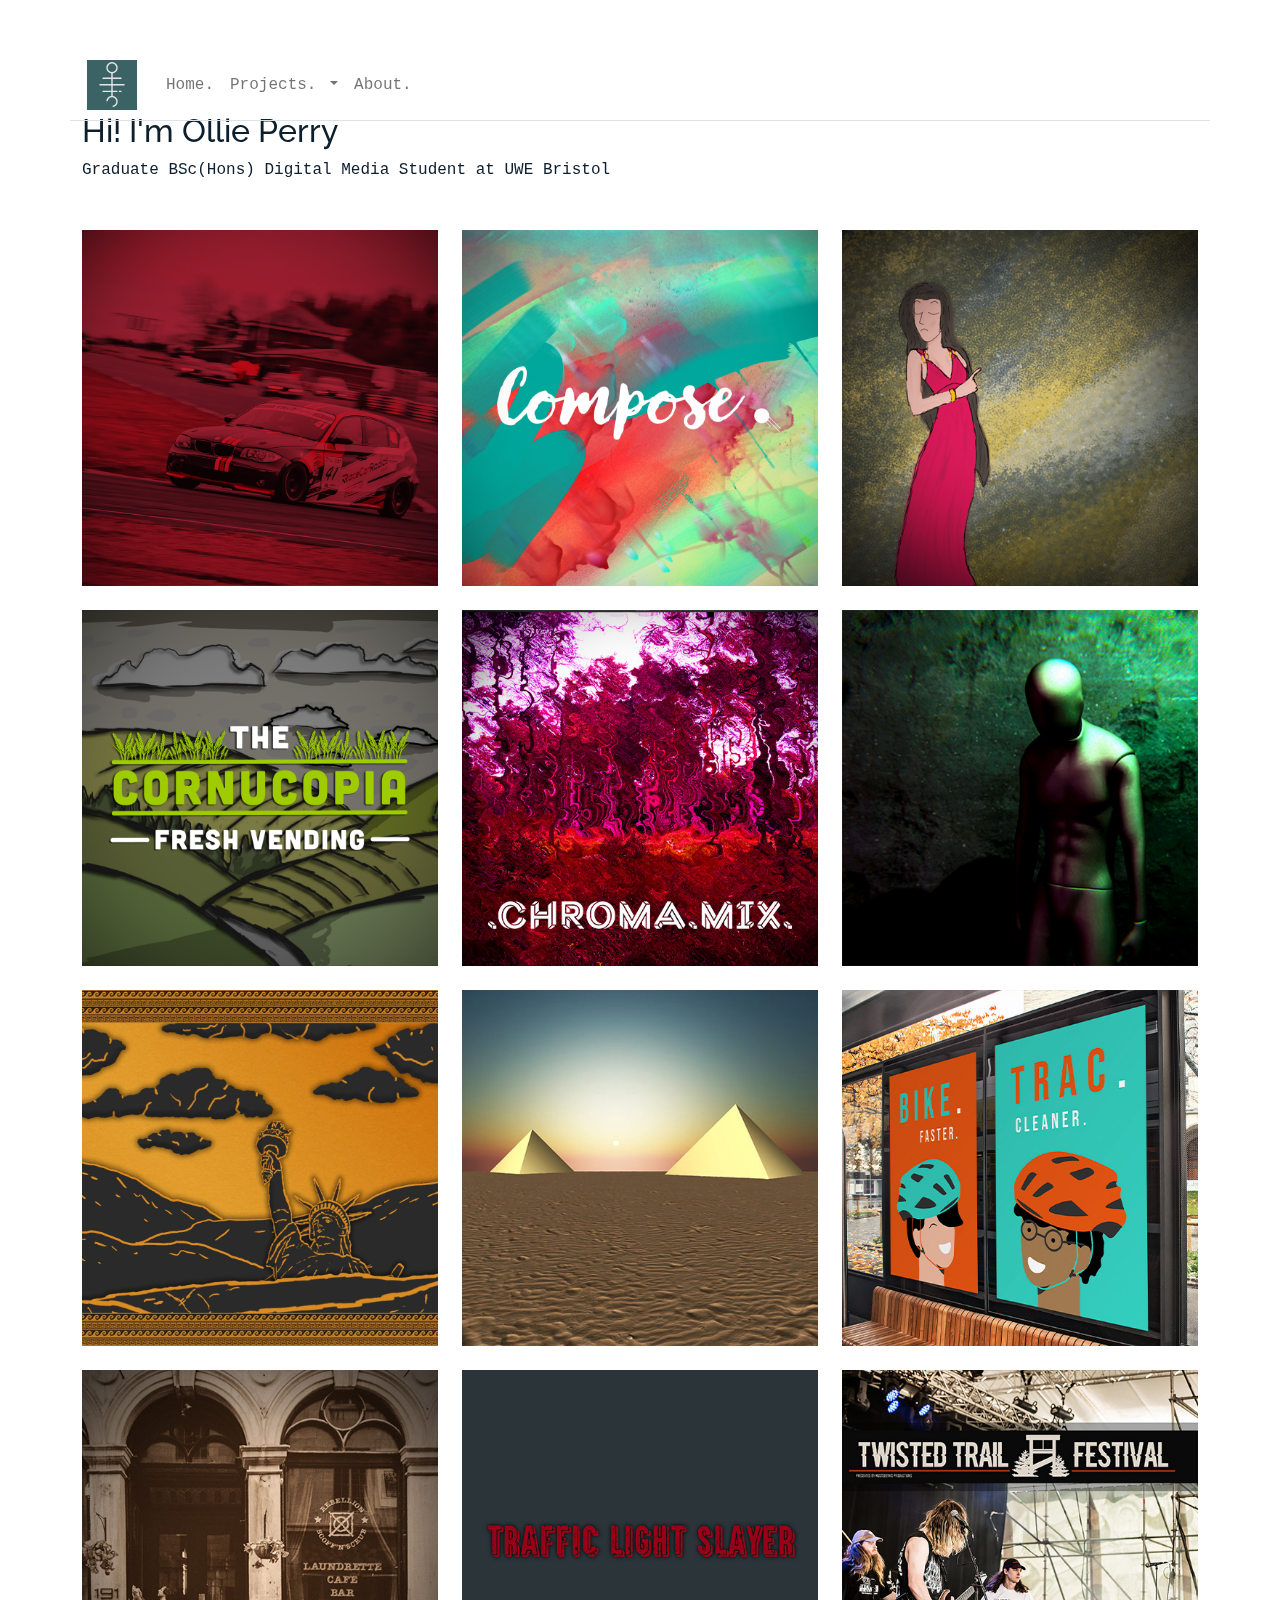
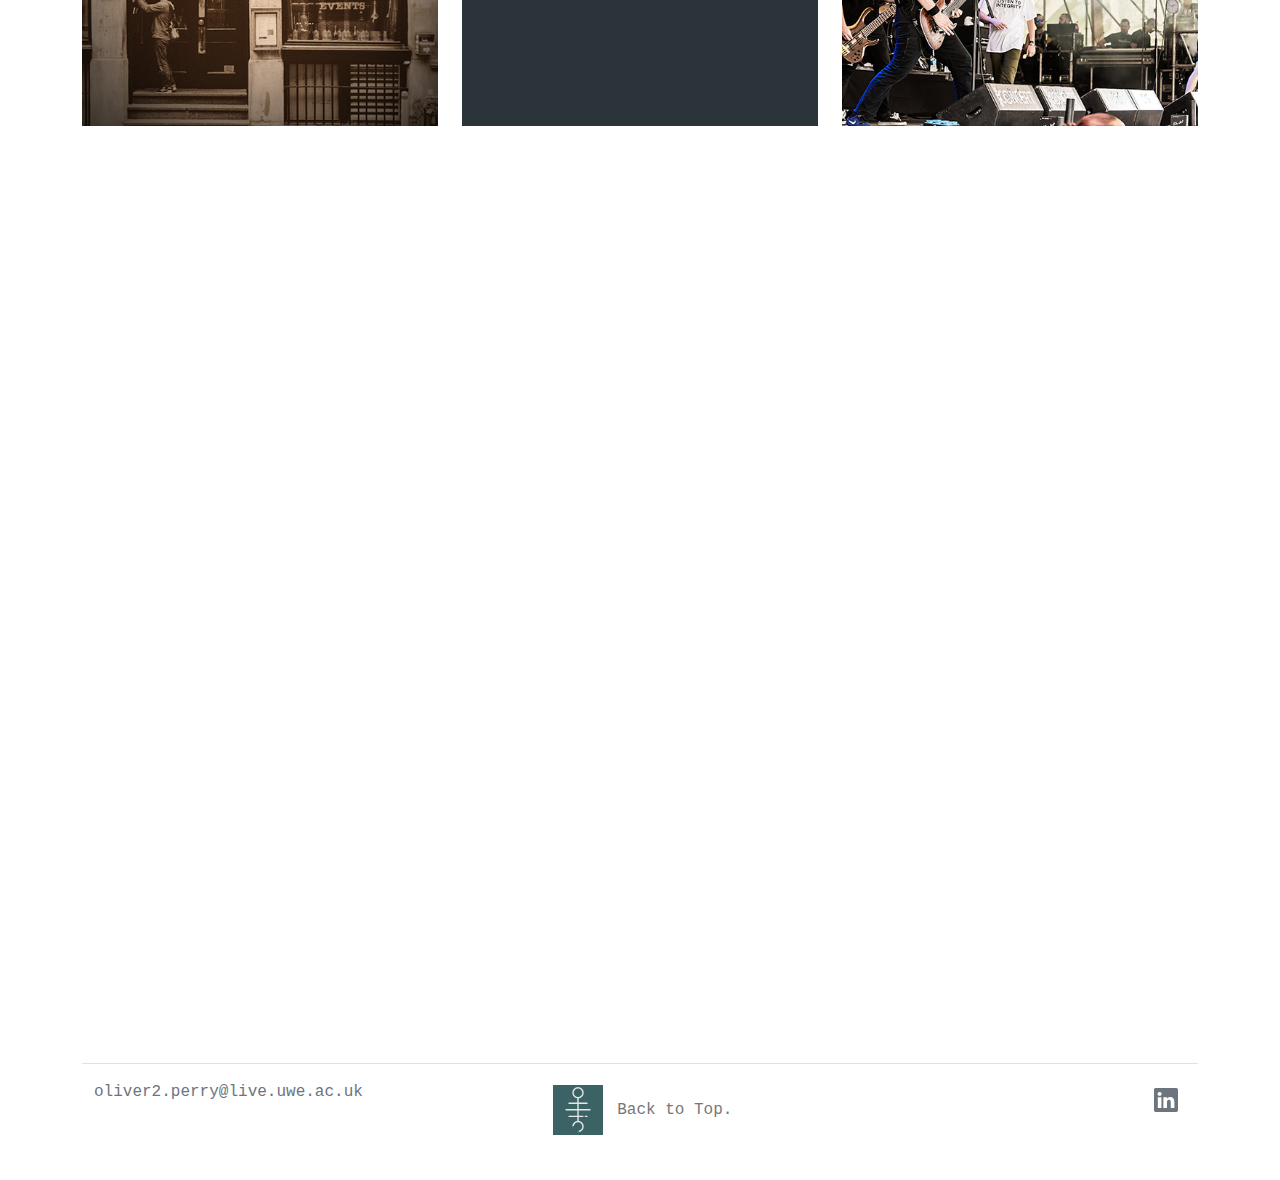
<file: index.html>
<!DOCTYPE html>
<html lang="en">

<head>
  <meta charset="utf-8">
  <meta content="width=device-width, initial-scale=1.0" name="viewport">

  <title>Home</title>
  <meta content="" name="description">
  <meta content="" name="keywords">

  <!-- Favicons -->
  <link href="assets/img/icons/icon_small.png" rel="icon">
  <link href="assets/img/icons/icon_large.png" rel="apple-touch-icon">

  <!-- Google Fonts -->
  <link href="https://fonts.googleapis.com/css?family=https://fonts.googleapis.com/css?family=Inconsolata:400,500,600,700|Raleway:400,400i,500,500i,600,600i,700,700i" rel="stylesheet">

  <!-- Vendor CSS Files -->
  <link href="assets/vendor/aos/aos.css" rel="stylesheet">
  <link href="assets/vendor/bootstrap/css/bootstrap.min.css" rel="stylesheet">
  <link href="assets/vendor/bootstrap-icons/bootstrap-icons.css" rel="stylesheet">
  <link href="assets/vendor/swiper/swiper-bundle.min.css" rel="stylesheet">

  <!-- Template Main CSS File -->
  <link href="assets/css/style.css" rel="stylesheet">

  <!-- =======================================================
  * Template Name: MyPortfolio
  * Updated: Mar 10 2023 with Bootstrap v5.2.3
  * Template URL: https://bootstrapmade.com/myportfolio-bootstrap-portfolio-website-template/
  * Author: BootstrapMade.com
  * License: https://bootstrapmade.com/license/
  ======================================================== -->
</head>

<body>


  <!-- ======= Navbar ======= -->

  <nav class="navbar navbar-light custom-navbar navbar-expand-lg fixed-top">
    <div class="container border-bottom">
      <a class="navbar-brand" href="#"><img id="logo" src="assets/img/about/Logo-01.svg" height="60" alt="Logo"></img></a>
      <button class="navbar-toggler" type="button" data-bs-toggle="collapse" data-bs-target="#navbarSupportedContent" aria-controls="navbarSupportedContent" aria-expanded="false" aria-label="Toggle navigation">
        <span class="navbar-toggler-icon"></span>
      </button>
      
      <div class="collapse navbar-collapse" id="navbarSupportedContent">
        <ul class="navbar-nav mr-auto">
          <li class="nav-item">
            <a class="nav-link" href="#">Home.</a>
          </li>
          <li class="nav-item dropdown">
            <a class="nav-link dropdown-toggle" href="#" id="navbarDropdownMenuLink" role="button" data-bs-toggle="dropdown" aria-expanded="false">
              Projects.
            </a>
            <ul class="dropdown-menu custom-navmenu" aria-labelledby="navbarDropdownMenuLink">
              <li><a class="dropdown-item" href="racecarradios.html">Race Car Radios</a></li>
              <li><a class="dropdown-item" href="compose.html">Compose</a></li>
              <li><a class="dropdown-item" href="pandorasbox.html">Pandora's Box</a></li>
              <li><a class="dropdown-item" href="cornucopia.html">Cornucopia</a></li>
              <li><a class="dropdown-item" href="chromamix.html">.CHROMA.MIX.</a></li>
              <li><a class="dropdown-item" href="platoscave.html">Plato's Cave</a></li>
              <li><a class="dropdown-item" href="ozymandias.html">Ozymandias</a></li>
              <li><a class="dropdown-item" href="worldexplorer.html">World Explorer!</a></li>
              <li><a class="dropdown-item" href="biketrac.html">Bike Trac.</a></li>
              <li><a class="dropdown-item" href="rebellion.html">Rebellion Scoff 'n' Scrub</a></li>
              <li><a class="dropdown-item" href="trafficlightslayer.html">TRAFFIC LIGHT SLAYER</a></li>
              <li><a class="dropdown-item" href="twistedtrailfestival.html">Twisted Trail Festival</a></li>
            </ul>
          </li>
          <li class="nav-item">
            <a class="nav-link" href="#about-me">About.</a>
          </li>
        </ul>
      </div>
    </div>
  </nav>

  <main id="main">

    <!-- ======= Works Section ======= -->
    <section class="section site-portfolio">
      <div class="container">
        <div class="row mb-5 align-items-center">
          <div class="col-md-12 col-lg-6 mb-4 mb-lg-0" data-aos="fade-up">
            <h2>Hi! I'm Ollie Perry</h2>
            <p class="mb-0">Graduate BSc(Hons) Digital Media Student at UWE Bristol</p>
          </div>
        </div>
        <div id="portfolio-grid" class="row no-gutter" data-aos="fade-up" data-aos-delay="200">
          <div class="item web col-sm-6 col-md-4 col-lg-4 mb-4">
            <a href="racecarradios.html" class="item-wrap fancybox">
              <div class="work-info">
                <h3>Race Car Radios</h3>
                <span>Web Design</span>
              </div>
              <img class="img-fluid" src="assets/img/racecarradios/img_12.png">
            </a>
          </div>
          <div class="item web col-sm-6 col-md-4 col-lg-4 mb-4">
            <a href="compose.html" class="item-wrap fancybox">
              <div class="work-info">
                <h3>Compose</h3>
                <span>Interaction Design</span>
              </div>
              <img class="img-fluid" src="assets/img/compose/img_11.png">
            </a>
          </div>
          <div class="item web col-sm-6 col-md-4 col-lg-4 mb-4">
            <a href="pandorasbox.html" class="item-wrap fancybox">
              <div class="work-info">
                <h3>Pandora's Box</h3>
                <span>Animation & Projection Mapping</span>
              </div>
              <img class="img-fluid" src="assets/img/pandora/img_10.png">
            </a>
          </div>
          <div class="item web col-sm-6 col-md-4 col-lg-4 mb-4">
            <a href="cornucopia.html" class="item-wrap fancybox">
              <div class="work-info">
                <h3>Cornucopia - Fresh Vending</h3>
                <span>User Experience</span>
              </div>
              <img class="img-fluid" src="assets/img/cornucopia/img_9.png">
            </a>
          </div>
          <div class="item web col-sm-6 col-md-4 col-lg-4 mb-4">
            <a href="chromamix.html" class="item-wrap fancybox">
              <div class="work-info">
                <h3>.CHROMA.MIX.</h3>
                <span>Physical Computing</span>
              </div>
              <img class="img-fluid" src="assets/img/chroma_mix/img_8.jpg">
            </a>
          </div>
          <div class="item web col-sm-6 col-md-4 col-lg-4 mb-4">
            <a href="platoscave.html" class="item-wrap fancybox">
              <div class="work-info">
                <h3>Plato's Cave</h3>
                <span>Surrealist Unity Project</span>
              </div>
              <img class="img-fluid" src="assets/img/platos_cave/img_1.jpg">
            </a>
          </div>
          <div class="item col-sm-6 col-md-4 col-lg-4 mb-4">
            <a href="ozymandias.html" class="item-wrap fancybox">
              <div class="work-info">
                <h3>Ozymandias</h3>
                <span>Animated Video</span>
              </div>
              <img class="img-fluid" src="assets/img/ozymandias/img_7.jpg">
            </a>
          </div>
          <div class="item col-sm-6 col-md-4 col-lg-4 mb-4">
            <a href="worldexplorer.html" class="item-wrap fancybox">
              <div class="work-info">
                <h3>World Explorer!</h3>
                <span>Javascript Creative Coding</span>
              </div>
              <img class="img-fluid" src="assets/img/world_explorer/img_2.jpg">
            </a>
          </div>
          <div class="item col-sm-6 col-md-4 col-lg-4 mb-4">
            <a href="biketrac.html" class="item-wrap fancybox">
              <div class="work-info">
                <h3>Bike Trac.</h3>
                <span>Graphic & Web Design</span>
              </div>
              <img class="img-fluid" src="assets/img/bike_trac/img_4.jpg">
            </a>
          </div>
          <div class="item col-sm-6 col-md-4 col-lg-4 mb-4">
            <a href="rebellion.html" class="item-wrap fancybox">
              <div class="work-info">
                <h3>Rebellion Scoff 'n' Scrub</h3>
                <span>Graphic & Web Design</span>
              </div>
              <img class="img-fluid" src="assets/img/rebellion/img_5.jpg">
            </a>
          </div>
          <div class="item col-sm-6 col-md-4 col-lg-4 mb-4">
            <a href="trafficlightslayer.html" class="item-wrap fancybox">
              <div class="work-info">
                <h3>TRAFFIC LIGHT SLAYER</h3>
                <span>Javascript Creative Coding</span>
              </div>
              <img class="img-fluid" src="assets/img/traffic_slayer/img_3.jpg">
            </a>
          </div>
          <div class="item col-sm-6 col-md-4 col-lg-4 mb-4">
            <a href="twistedtrailfestival.html" class="item-wrap fancybox">
              <div class="work-info">
                <h3>Twisted Trail Festival</h3>
                <span>Graphic & Web Design</span>
              </div>
              <img class="img-fluid" src="assets/img/twisted_trail/img_6.jpg">
            </a>
          </div>

        </div>
      </div>
    </section><!-- End  Works Section -->

    <section class="section" id="about-me" data-aos="fade-up">
      <div class="container ">
        <div class="row justify-content-center text-center mb-4" >
          <div class="col-md-10">
            <h2>About Me</h2>
            <p>Hi I'm Ollie, a 26 year old designer and coder with a passion for creative technology. Originally from Devon, I started studying Digital Media (with Foundation Year) in 2020 at UWE Bristol. My talents and digital skillset has been rapidly growing over the past years and I have a particular interest in Web and Mobile Development, UX/UI Design, and Graphic Design.</p>
          </div>

        </div>
      </div>
      <div class="container">
        <div class="row justify-content-center text-center mb-4">
          <div class="col-5">
            <h4 class="h3 heading">Software & Coding</h4>
            <!-- <p>Lorem ipsum dolor sit amet consectetur adipisicing elit explicabo inventore.</p> -->
          </div>
        </div>
        <div class="row">
          <div class="col-12 col-sm-6 col-md-6 col-lg-3">
            <h4 class="h4 mb-2">Web Design</h4>
            <!-- <p>Lorem ipsum dolor sit amet consectetur adipisicing elit explicabo inventore.</p> -->
            <ul class="list-unstyled list-line">
              <li>HTML</li>
              <li>CSS</li>
              <li>PHP</li>
              <li>Wordpress</li>
            </ul>
          </div>
          <div class="col-12 col-sm-6 col-md-6 col-lg-3">
            <h4 class="h4 mb-2">Graphic Design & Illustration</h4>
            <!-- <p>Lorem ipsum dolor sit amet consectetur adipisicing elit explicabo inventore.</p> -->
            <ul class="list-unstyled list-line">
              <li>Adobe Photoshop</li>
              <li>Adobe Illustrator</li>
              <li>Adobe Indesign</li>
              <li>Rebelle 7</li>
            </ul>
          </div>
          <div class="col-12 col-sm-6 col-md-6 col-lg-3">
            <h4 class="h4 mb-2">Video & Animation</h4>
            <!-- <p>Lorem ipsum dolor sit amet consectetur adipisicing elit explicabo inventore.</p> -->
            <ul class="list-unstyled list-line">
              <li>Adobe Premiere</li>
              <li>Adobe After Effects</li>
              <li>Adobe Animate</li>
            </ul>
          </div>
          <div class="col-12 col-sm-6 col-md-6 col-lg-3">
            <h4 class="h4 mb-2">UX/UI</h4>
            <!-- <p>Lorem ipsum dolor sit amet consectetur adipisicing elit explicabo inventore.</p> -->
            <ul class="list-unstyled list-line">
              <li>Figma</li>
              <li>Miro</li>
            </ul>
          </div>
          <div class="col-12 col-sm-6 col-md-6 col-lg-3">
            <h4 class="h4 mb-2">3D Modelling & Environment Design</h4>
            <!-- <p>Lorem ipsum dolor sit amet consectetur adipisicing elit explicabo inventore.</p> -->
            <ul class="list-unstyled list-line">
              <li>Maya</li>
              <li>Unity</li>
            </ul>
          </div>
          <div class="col-12 col-sm-6 col-md-6 col-lg-3">
            <h4 class="h4 mb-2">Coding</h4>
            <!-- <p>Lorem ipsum dolor sit amet consectetur adipisicing elit explicabo inventore.</p> -->
            <ul class="list-unstyled list-line">
              <li>Javascript</li>
              <li>Python</li>
              <li>C#</li>
            </ul>
          </div>
          <div class="col-12 col-sm-6 col-md-6 col-lg-3">
            <h4 class="h4 mb-2">Sound Design</h4>
            <!-- <p>Lorem ipsum dolor sit amet consectetur adipisicing elit explicabo inventore.</p> -->
            <ul class="list-unstyled list-line">
              <li>Adobe Audition</li>
              <li>FMOD</li>
              <li>Audacity</li>
            </ul>
          </div>

        </div>

      </div>

    </section>

    <div class="container">
      <footer class="py-3 my-4 border-top">
        <div class="container">
          <div class="row">
            <div class="col-12 col-md-4 mb-3 mb-md-0 text-muted text-center text-md-start">
              <p>oliver2.perry@live.uwe.ac.uk</p>
            </div>
      
            <div class="col-12 col-md-4 mb-3 mb-md-0 text-center">
              <a href="#" id="to-top"><img id="logo-footer" src="assets/img/about/Logo-01.svg" height="60" alt="Logo"> Back to Top.</a>
            </div>
      
            <div class="col-12 col-md-4 text-center text-md-end">
              <ul class="nav justify-content-center justify-content-md-end">
                <li class="nav-item">
                  <a target="_blank" href="https://www.linkedin.com/in/oliver-perry-451717294/" class="nav-link px-2 text-muted">
                    <svg xmlns="http://www.w3.org/2000/svg" width="24" height="24" fill="currentColor" class="bi bi-linkedin" viewBox="0 0 16 16">
                      <path d="M0 1.146C0 .513.526 0 1.175 0h13.65C15.474 0 16 .513 16 1.146v13.708c0 .633-.526 1.146-1.175 1.146H1.175C.526 16 0 15.487 0 14.854zm4.943 12.248V6.169H2.542v7.225zm-1.2-8.212c.837 0 1.358-.554 1.358-1.248-.015-.709-.52-1.248-1.342-1.248S2.4 3.226 2.4 3.934c0 .694.521 1.248 1.327 1.248zm4.908 8.212V9.359c0-.216.016-.432.08-.586.173-.431.568-.878 1.232-.878.869 0 1.216.662 1.216 1.634v3.865h2.401V9.25c0-2.22-1.184-3.252-2.764-3.252-1.274 0-1.845.7-2.165 1.193v.025h-.016l.016-.025V6.169h-2.4c.03.678 0 7.225 0 7.225z"/>
                    </svg>
                  </a>
                </li>
              </ul>
            </div>
          </div>
        </div>
      </footer>
      
    </div>

  </main><!-- End #main -->

  <!-- Vendor JS Files -->
  <script src="assets/vendor/aos/aos.js"></script>
  <script src="assets/vendor/bootstrap/js/bootstrap.bundle.min.js"></script>
  <script src="assets/vendor/isotope-layout/isotope.pkgd.min.js"></script>
  <script src="assets/vendor/swiper/swiper-bundle.min.js"></script>
  <script src="assets/vendor/php-email-form/validate.js"></script>

  <!-- Template Main JS File -->
  <script src="assets/js/main.js"></script>

</body>

</html>
</file>
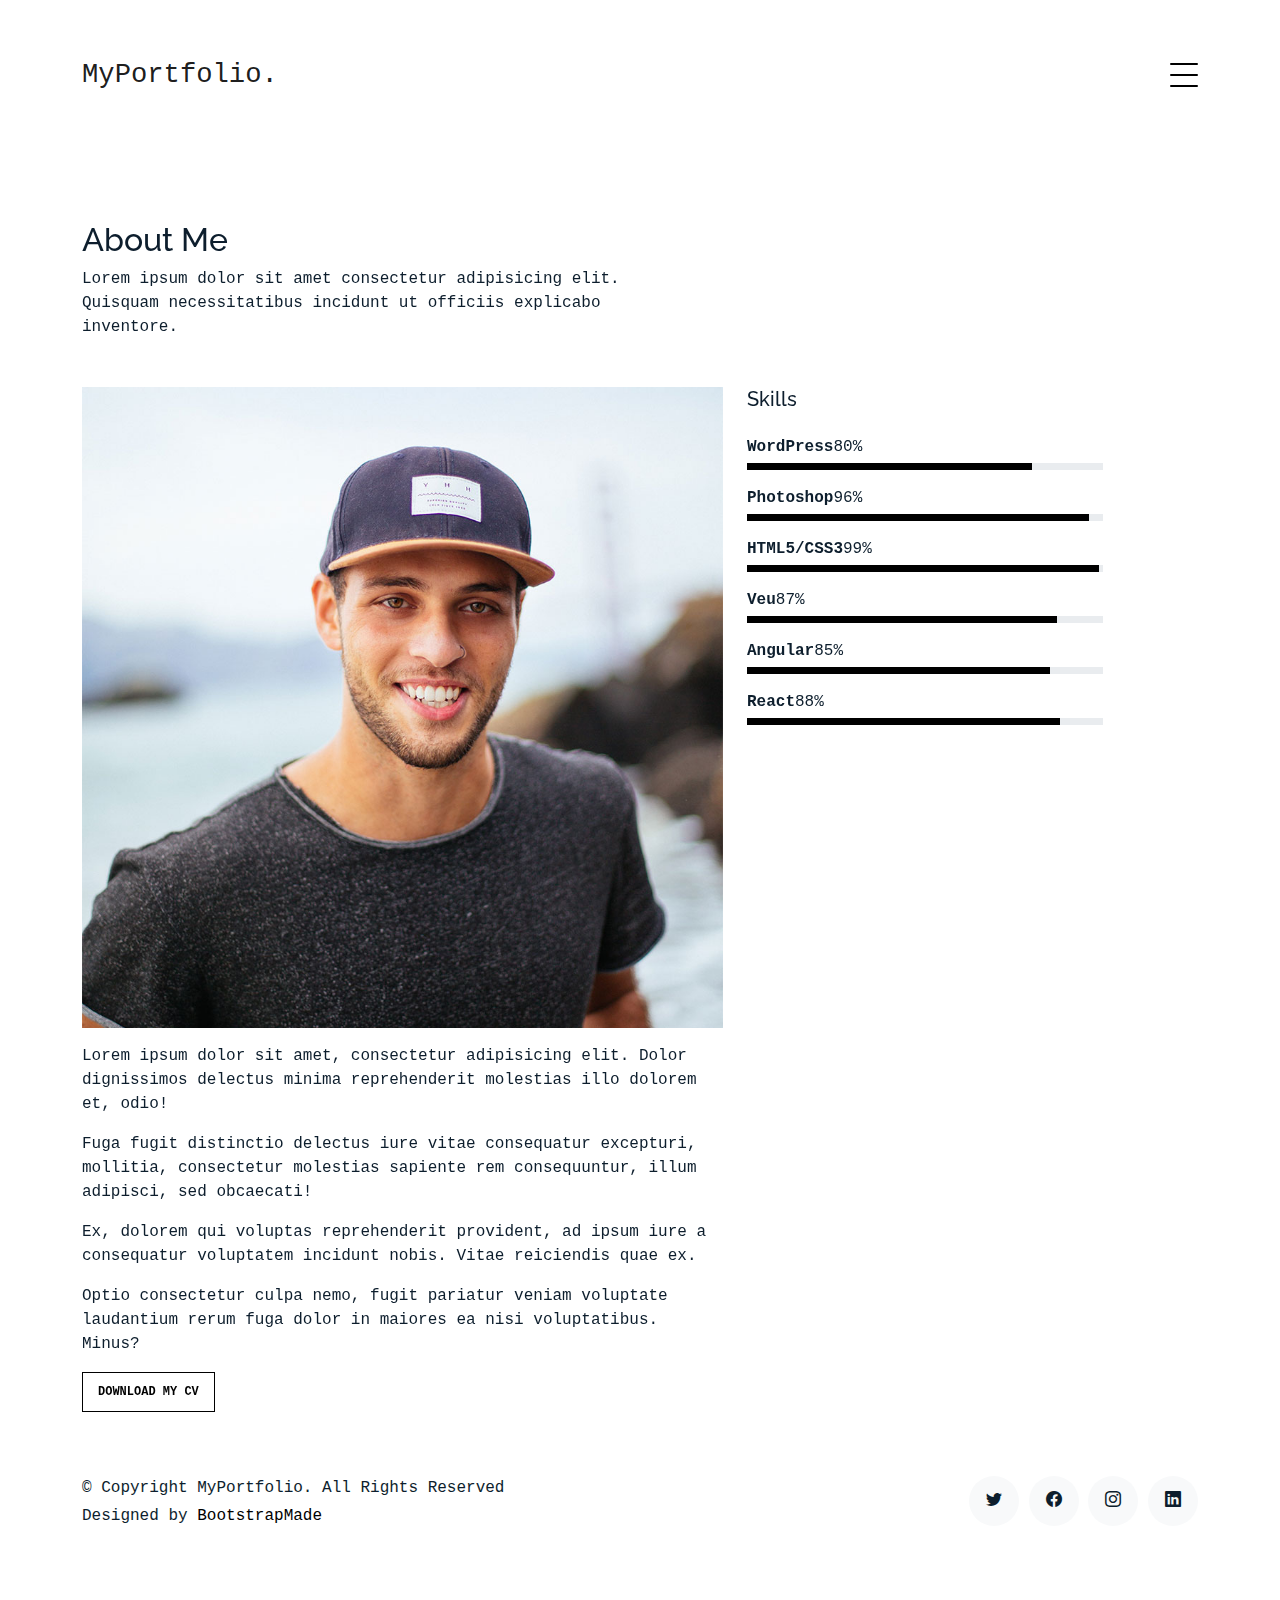
<file: about.html>
<!DOCTYPE html>
<html lang="en">

<head>
  <meta charset="utf-8">
  <meta content="width=device-width, initial-scale=1.0" name="viewport">

  <title>MyPortfolio Bootstrap Template - About</title>
  <meta content="" name="description">
  <meta content="" name="keywords">

  <!-- Favicons -->
  <link href="assets/img/favicon.png" rel="icon">
  <link href="assets/img/apple-touch-icon.png" rel="apple-touch-icon">

  <!-- Google Fonts -->
  <link href="https://fonts.googleapis.com/css?family=https://fonts.googleapis.com/css?family=Inconsolata:400,500,600,700|Raleway:400,400i,500,500i,600,600i,700,700i" rel="stylesheet">

  <!-- Vendor CSS Files -->
  <link href="assets/vendor/aos/aos.css" rel="stylesheet">
  <link href="assets/vendor/bootstrap/css/bootstrap.min.css" rel="stylesheet">
  <link href="assets/vendor/bootstrap-icons/bootstrap-icons.css" rel="stylesheet">
  <link href="assets/vendor/swiper/swiper-bundle.min.css" rel="stylesheet">

  <!-- Template Main CSS File -->
  <link href="assets/css/style.css" rel="stylesheet">

  <!-- =======================================================
  * Template Name: MyPortfolio
  * Updated: Mar 10 2023 with Bootstrap v5.2.3
  * Template URL: https://bootstrapmade.com/myportfolio-bootstrap-portfolio-website-template/
  * Author: BootstrapMade.com
  * License: https://bootstrapmade.com/license/
  ======================================================== -->
</head>

<body>

  <!-- ======= Navbar ======= -->
  <div class="collapse navbar-collapse custom-navmenu" id="main-navbar">
    <div class="container py-2 py-md-5">
      <div class="row align-items-start">
        <div class="col-md-2">
          <ul class="custom-menu">
            <li><a href="index.html">Home</a></li>
            <li class="active"><a href="about.html">About Me</a></li>
            <li><a href="services.html">Services</a></li>
            <li><a href="works.html">Works</a></li>
            <li><a href="contact.html">Contact</a></li>
          </ul>
        </div>
        <div class="col-md-6 d-none d-md-block  mr-auto">
          <div class="tweet d-flex">
            <span class="bi bi-twitter text-white mt-2 mr-3"></span>
            <div>
              <p><em>Lorem ipsum dolor sit amet consectetur adipisicing elit. Quisquam necessitatibus incidunt ut officiis explicabo inventore. <br> <a href="#">t.co/v82jsk</a></em></p>
            </div>
          </div>
        </div>
        <div class="col-md-4 d-none d-md-block">
          <h3>Hire Me</h3>
          <p>Lorem ipsum dolor sit amet consectetur adipisicing elit. Quisquam necessitatibus incidunt ut officiisexplicabo inventore. <br> <a href="#">myemail@gmail.com</a></p>
        </div>
      </div>

    </div>
  </div>

  <nav class="navbar navbar-light custom-navbar">
    <div class="container">
      <a class="navbar-brand" href="index.html">MyPortfolio.</a>
      <a href="#" class="burger" data-bs-toggle="collapse" data-bs-target="#main-navbar">
        <span></span>
      </a>
    </div>
  </nav>

  <main id="main">

    <section class="section pb-5">
      <div class="container">
        <div class="row mb-5 align-items-end">
          <div class="col-md-6" data-aos="fade-up">

            <h2>About Me</h2>
            <p class="mb-0">Lorem ipsum dolor sit amet consectetur adipisicing elit. Quisquam necessitatibus incidunt ut
              officiis explicabo inventore.</p>
          </div>

        </div>

        <div class="row">
          <div class="col-md-4 ml-auto order-2" data-aos="fade-up">
            <h3 class="h3 mb-4">Skills</h3>
            <ul class="list-unstyled">
              <li class="mb-3">
                <div class="d-flex mb-1">
                  <strong>WordPress</strong>
                  <span class="ml-auto">80%</span>
                </div>
                <div class="progress custom-progress">
                  <div class="progress-bar" role="progressbar" style="width: 80%" aria-valuenow="80" aria-valuemin="0" aria-valuemax="100"></div>
                </div>
              </li>
              <li class="mb-3">
                <div class="d-flex mb-1">
                  <strong>Photoshop</strong>
                  <span class="ml-auto">96%</span>
                </div>
                <div class="progress custom-progress">
                  <div class="progress-bar" role="progressbar" style="width: 96%" aria-valuenow="96" aria-valuemin="0" aria-valuemax="100"></div>
                </div>
              </li>
              <li class="mb-3">
                <div class="d-flex mb-1">
                  <strong>HTML5/CSS3</strong>
                  <span class="ml-auto">99%</span>
                </div>
                <div class="progress custom-progress">
                  <div class="progress-bar" role="progressbar" style="width: 99%" aria-valuenow="99" aria-valuemin="0" aria-valuemax="100"></div>
                </div>
              </li>
              <li class="mb-3">
                <div class="d-flex mb-1">
                  <strong>Veu</strong>
                  <span class="ml-auto">87%</span>
                </div>
                <div class="progress custom-progress">
                  <div class="progress-bar" role="progressbar" style="width: 87%" aria-valuenow="87" aria-valuemin="0" aria-valuemax="100"></div>
                </div>
              </li>
              <li class="mb-3">
                <div class="d-flex mb-1">
                  <strong>Angular</strong>
                  <span class="ml-auto">85%</span>
                </div>
                <div class="progress custom-progress">
                  <div class="progress-bar" role="progressbar" style="width: 85%" aria-valuenow="85" aria-valuemin="0" aria-valuemax="100"></div>
                </div>
              </li>
              <li class="mb-3">
                <div class="d-flex mb-1">
                  <strong>React</strong>
                  <span class="ml-auto">88%</span>
                </div>
                <div class="progress custom-progress">
                  <div class="progress-bar" role="progressbar" style="width: 88%" aria-valuenow="88" aria-valuemin="0" aria-valuemax="100"></div>
                </div>
              </li>
            </ul>
          </div>

          <div class="col-md-7 mb-5 mb-md-0" data-aos="fade-up">
            <p><img src="assets/img/person_1_sq.jpg" alt="Image" class="img-fluid"></p>
            <p>Lorem ipsum dolor sit amet, consectetur adipisicing elit. Dolor dignissimos delectus minima reprehenderit
              molestias illo dolorem et, odio!</p>
            <p>Fuga fugit distinctio delectus iure vitae consequatur excepturi, mollitia, consectetur molestias sapiente
              rem consequuntur, illum adipisci, sed obcaecati!</p>
            <p>Ex, dolorem qui voluptas reprehenderit provident, ad ipsum iure a consequatur voluptatem incidunt nobis.
              Vitae reiciendis quae ex.</p>
            <p>Optio consectetur culpa nemo, fugit pariatur veniam voluptate laudantium rerum fuga dolor in maiores ea
              nisi voluptatibus. Minus?</p>
            <p><a href="#" class="readmore">Download my CV</a></p>
          </div>

        </div>

      </div>

    </section>

  </main><!-- End #main -->

  <!-- ======= Footer ======= -->
  <footer class="footer" role="contentinfo">
    <div class="container">
      <div class="row">
        <div class="col-sm-6">
          <p class="mb-1">&copy; Copyright MyPortfolio. All Rights Reserved</p>
          <div class="credits">
            <!--
            All the links in the footer should remain intact.
            You can delete the links only if you purchased the pro version.
            Licensing information: https://bootstrapmade.com/license/
            Purchase the pro version with working PHP/AJAX contact form: https://bootstrapmade.com/buy/?theme=MyPortfolio
          -->
            Designed by <a href="https://bootstrapmade.com/">BootstrapMade</a>
          </div>
        </div>
        <div class="col-sm-6 social text-md-end">
          <a href="#"><span class="bi bi-twitter"></span></a>
          <a href="#"><span class="bi bi-facebook"></span></a>
          <a href="#"><span class="bi bi-instagram"></span></a>
          <a href="#"><span class="bi bi-linkedin"></span></a>
        </div>
      </div>
    </div>
  </footer>

  <a href="#" class="back-to-top d-flex align-items-center justify-content-center"><i class="bi bi-arrow-up-short"></i></a>

  <!-- Vendor JS Files -->
  <script src="assets/vendor/aos/aos.js"></script>
  <script src="assets/vendor/bootstrap/js/bootstrap.bundle.min.js"></script>
  <script src="assets/vendor/isotope-layout/isotope.pkgd.min.js"></script>
  <script src="assets/vendor/swiper/swiper-bundle.min.js"></script>
  <script src="assets/vendor/php-email-form/validate.js"></script>

  <!-- Template Main JS File -->
  <script src="assets/js/main.js"></script>

</body>

</html>
</file>
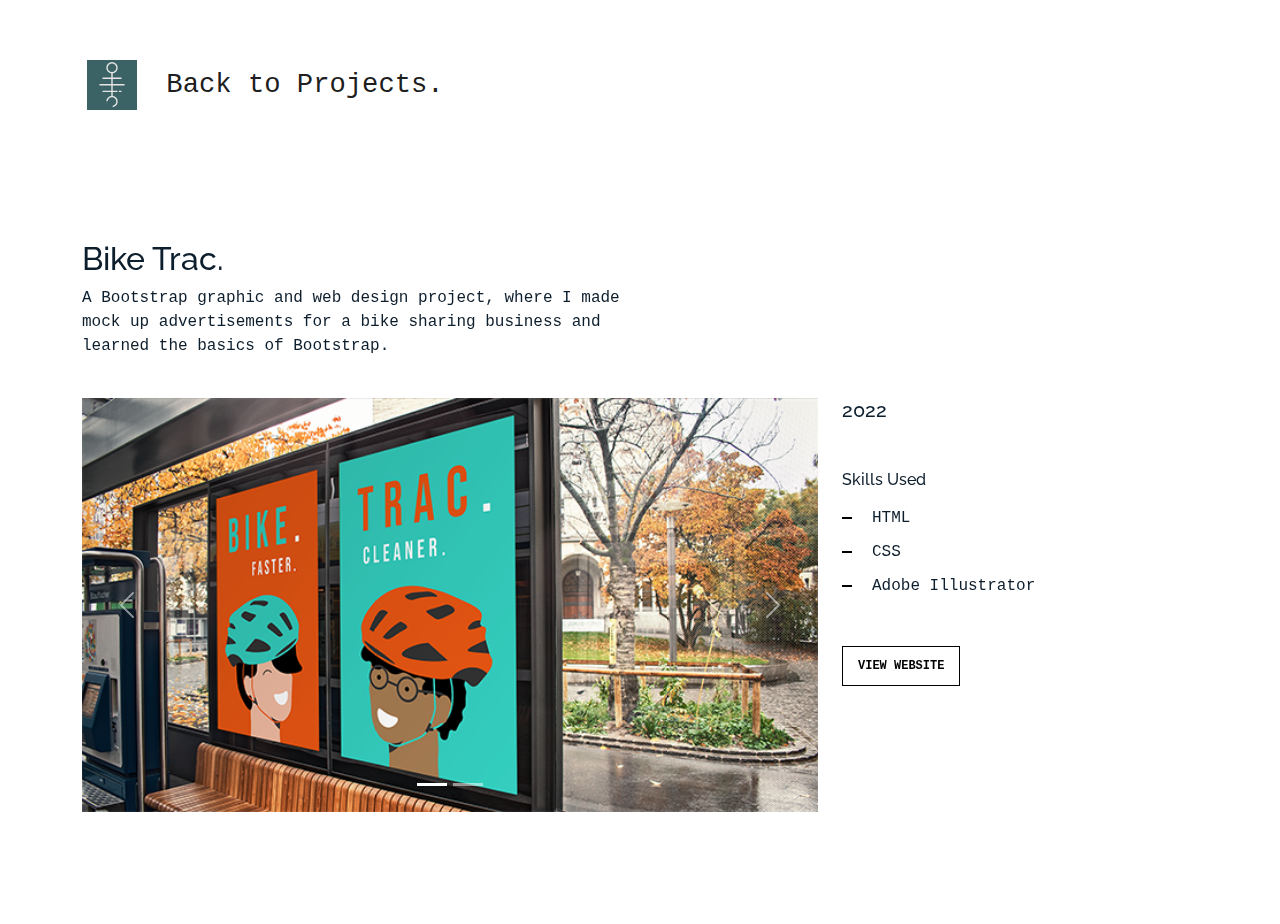
<file: biketrac.html>
<!DOCTYPE html>
<html lang="en">

<head>
  <meta charset="utf-8">
  <meta content="width=device-width, initial-scale=1.0" name="viewport">

  <title>Bike Trac.</title>
  <meta content="" name="description">
  <meta content="" name="keywords">

  <!-- FavicoTns -->
  <link href="assets/img/favicon.png" rel="icon">
  <link href="assets/img/apple-touch-icon.png" rel="apple-touch-icon">

  <!-- Google Fonts -->
  <link href="https://fonts.googleapis.com/css?family=https://fonts.googleapis.com/css?family=Inconsolata:400,500,600,700|Raleway:400,400i,500,500i,600,600i,700,700i" rel="stylesheet">

  <!-- Vendor CSS Files -->
  <link href="assets/vendor/aos/aos.css" rel="stylesheet">
  <link href="assets/vendor/bootstrap/css/bootstrap.min.css" rel="stylesheet">
  <link href="assets/vendor/bootstrap-icons/bootstrap-icons.css" rel="stylesheet">
  <link href="assets/vendor/swiper/swiper-bundle.min.css" rel="stylesheet">

  <!-- Template Main CSS File -->
  <link href="assets/css/style.css" rel="stylesheet">

  <!-- =======================================================
  * Template Name: MyPortfolio
  * Updated: Mar 10 2023 with Bootstrap v5.2.3
  * Template URL: https://bootstrapmade.com/myportfolio-bootstrap-portfolio-website-template/
  * Author: BootstrapMade.com
  * License: https://bootstrapmade.com/license/
  ======================================================== -->
</head>

<body>

  <!-- ======= Navbar ======= -->
  <nav class="navbar navbar-light custom-navbar">
    <div class="container">
      <a class="navbar-brand" href="index.html"><img class="me-2" src="assets/img/about/Logo-01.svg" height="60" alt="Logo"></img> Back to Projects.</a>
    </div>
  </nav>

  <main id="main">

    <section class="section">
      <div class="container">
        <div class="row mb-4 align-items-center">
          <div class="col-md-6" data-aos="fade-up">
            <h2>Bike Trac.</h2>
            <p>A Bootstrap graphic and web design project, where I made mock up advertisements for a bike sharing business and learned the basics of Bootstrap.</p>
          </div>
        </div>
      </div>

      <div class="site-section pb-0">
        <div class="container">
          <div class="row align-items-stretch">
            <div id="carouselExampleCaptions" class="carousel slide col-md-8" data-bs-ride="false" data-aos="fade-up">
              <div class="carousel-indicators">
                <button type="button" data-bs-target="#carouselExampleCaptions" data-bs-slide-to="0" class="active" aria-current="true" aria-label="Slide 1"></button>
                  <button type="button" data-bs-target="#carouselExampleCaptions" data-bs-slide-to="1" aria-label="Slide 0"></button>
                </div>
                <div class="carousel-inner">
                  <div class="carousel-item active">
                    <img src="assets/img/bike_trac/bt_1.png" class="d-block w-100 img-fluid" alt="...">
                    <div class="carousel-caption d-none d-md-block">
                      <h5></h5>
                      <p></p>
                    </div>
                  </div>
                  <div class="carousel-item">
                    <img src="assets/img/bike_trac/bt2.png" class="d-block w-100 img-fluid" alt="...">
                    <div class="carousel-caption d-none d-md-block">
                      <h5></h5>
                      <p></p>
                    </div>
                  </div>
                </div>
                <button class="carousel-control-prev" type="button" data-bs-target="#carouselExampleCaptions" data-bs-slide="prev">
                  <span class="carousel-control-prev-icon" aria-hidden="true"></span>
                  <span class="visually-hidden">Previous</span>
                </button>
                <button class="carousel-control-next" type="button" data-bs-target="#carouselExampleCaptions" data-bs-slide="next">
                  <span class="carousel-control-next-icon" aria-hidden="true"></span>
                  <span class="visually-hidden">Next</span>
                </button>
            </div>
            <div class="col-md-3 ml-auto" data-aos="fade-up" data-aos-delay="100">
              <div class="sticky-content">
                <h3 class="h3">2022</h3>
                <!-- <p class="mb-4"><span class="text-muted">Design</span></p> -->

                <div class="mb-5">
                  <p></p>

                </div>

                <h4 class="h4 mb-3">Skills Used</h4>
                <ul class="list-unstyled list-line mb-5">
                  <li>HTML</li>
                  <li>CSS</li>
                  <li>Adobe Illustrator</li>
                </ul>

                <p><a target="_blank" href="https://ollie-perry.github.io/gwds-sem2-assignment2/" class="readmore">View Website</a></p>
              </div>


            </div>
          </div>
        </div>
    </section>

  </main><!-- End #main -->

  <!-- Vendor JS Files -->
  <script src="assets/vendor/aos/aos.js"></script>
  <script src="assets/vendor/bootstrap/js/bootstrap.bundle.min.js"></script>
  <script src="assets/vendor/isotope-layout/isotope.pkgd.min.js"></script>
  <script src="assets/vendor/swiper/swiper-bundle.min.js"></script>
  <script src="assets/vendor/php-email-form/validate.js"></script>

  <!-- Template Main JS File -->
  <script src="assets/js/main.js"></script>

</body>

</html>
</file>
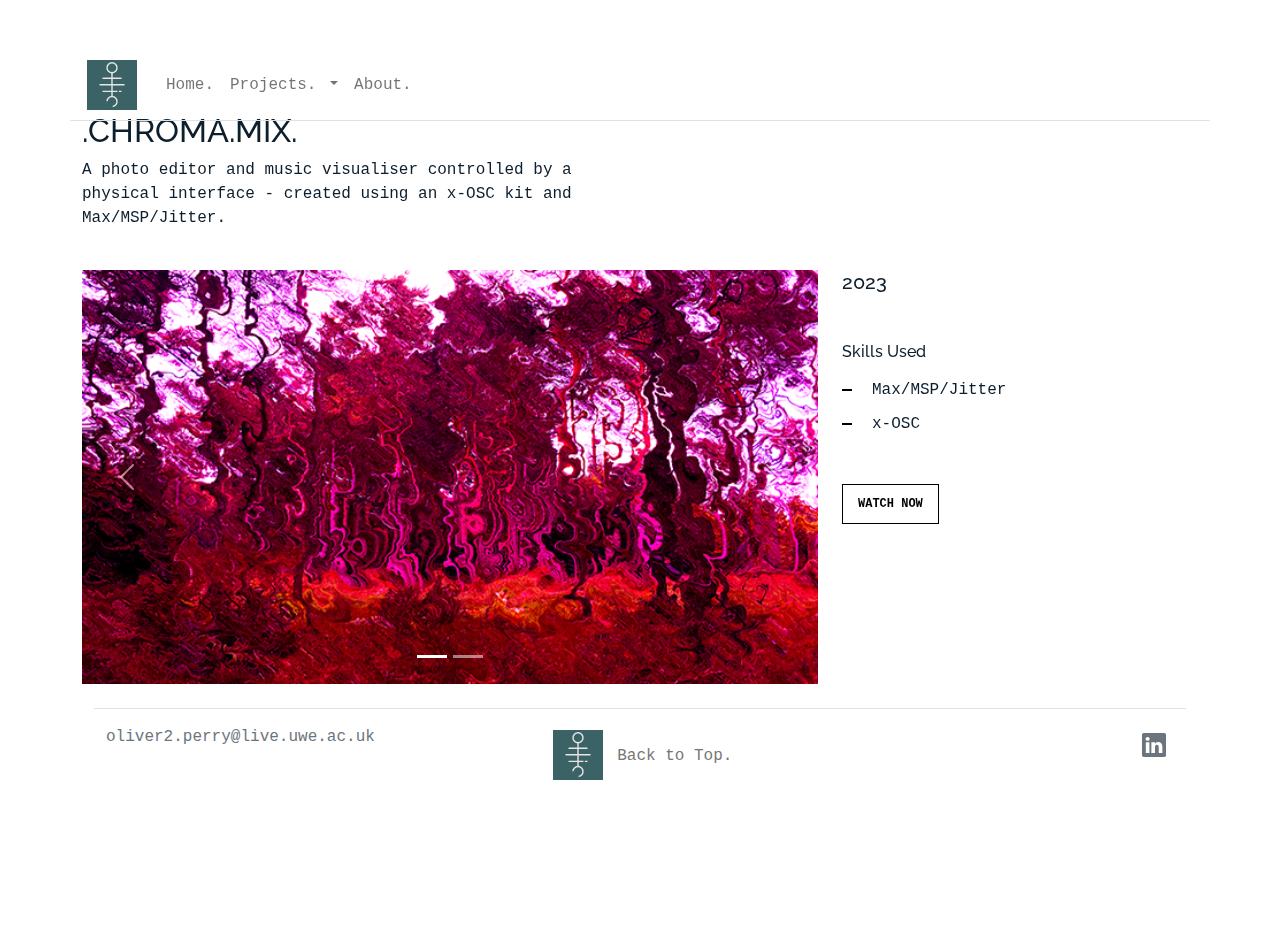
<file: chromamix.html>
<!DOCTYPE html>
<html lang="en">

<head>
  <meta charset="utf-8">
  <meta content="width=device-width, initial-scale=1.0" name="viewport">

  <title>.CHROMA.MIX.</title>
  <meta content="" name="description">
  <meta content="" name="keywords">

  <!-- Favicons -->
  <link href="assets/img/favicon.png" rel="icon">
  <link href="assets/img/apple-touch-icon.png" rel="apple-touch-icon">

  <!-- Google Fonts -->
  <link href="https://fonts.googleapis.com/css?family=https://fonts.googleapis.com/css?family=Inconsolata:400,500,600,700|Raleway:400,400i,500,500i,600,600i,700,700i" rel="stylesheet">

  <!-- Vendor CSS Files -->
  <link href="assets/vendor/aos/aos.css" rel="stylesheet">
  <link href="assets/vendor/bootstrap/css/bootstrap.min.css" rel="stylesheet">
  <link href="assets/vendor/bootstrap-icons/bootstrap-icons.css" rel="stylesheet">
  <link href="assets/vendor/swiper/swiper-bundle.min.css" rel="stylesheet">

  <!-- Template Main CSS File -->
  <link href="assets/css/style.css" rel="stylesheet">

  <!-- =======================================================
  * Template Name: MyPortfolio
  * Updated: Mar 10 2023 with Bootstrap v5.2.3
  * Template URL: https://bootstrapmade.com/myportfolio-bootstrap-portfolio-website-template/
  * Author: BootstrapMade.com
  * License: https://bootstrapmade.com/license/
  ======================================================== -->
</head>

<body>

  <!-- ======= Navbar ======= -->
  <nav class="navbar navbar-light custom-navbar navbar-expand-lg fixed-top">
    <div class="container border-bottom">
      <a class="navbar-brand" href="index.html"><img id="logo" src="assets/img/about/Logo-01.svg" height="60" alt="Logo"></img></a>
      <button class="navbar-toggler" type="button" data-bs-toggle="collapse" data-bs-target="#navbarSupportedContent" aria-controls="navbarSupportedContent" aria-expanded="false" aria-label="Toggle navigation">
        <span class="navbar-toggler-icon"></span>
      </button>
      
      <div class="collapse navbar-collapse" id="navbarSupportedContent">
        <ul class="navbar-nav mr-auto">
          <li class="nav-item">
            <a class="nav-link" href="index.html">Home.</a>
          </li>
          <li class="nav-item dropdown">
            <a class="nav-link dropdown-toggle" href="#" id="navbarDropdownMenuLink" role="button" data-bs-toggle="dropdown" aria-expanded="false">
              Projects.
            </a>
            <ul class="dropdown-menu custom-navmenu" aria-labelledby="navbarDropdownMenuLink">
              <li><a class="dropdown-item" href="pandorasbox.html">Pandora's Box</a></li>
              <li><a class="dropdown-item" href="cornucopia.html">Cornucopia</a></li>
              <li><a class="dropdown-item" href="#">.CHROMA.MIX.</a></li>
              <li><a class="dropdown-item" href="platoscave.html">Plato's Cave</a></li>
              <li><a class="dropdown-item" href="ozymandias.html">Ozymandias</a></li>
              <li><a class="dropdown-item" href="worldexplorer.html">World Explorer!</a></li>
              <li><a class="dropdown-item" href="biketrac.html">Bike Trac.</a></li>
              <li><a class="dropdown-item" href="rebellion.html">Rebellion Scoff 'n' Scrub</a></li>
              <li><a class="dropdown-item" href="trafficlightslayer.html">TRAFFIC LIGHT SLAYER</a></li>
              <li><a class="dropdown-item" href="twistedtrailfestival.html">Twisted Trail Festival</a></li>
            </ul>
          </li>
          <li class="nav-item">
            <a class="nav-link" href="index.html#about-me">About.</a>
          </li>
        </ul>
      </div>
    </div>
  </nav>

  <main id="main">

    <section class="section">
      <div class="container">
        <div class="row mb-4 align-items-center">
          <div class="col-md-6" data-aos="fade-up">
            <h2>.CHROMA.MIX.</h2>
            <p>A photo editor and music visualiser controlled by a physical interface - created using an x-OSC kit and Max/MSP/Jitter.</p>
          </div>
        </div>
      </div>

      <div class="site-section pb-0">
        <div class="container">
          <div class="row align-items-stretch">
            <div id="carouselExampleCaptions" class="carousel slide col-md-8" data-bs-ride="false" data-aos="fade-up">
              <div class="carousel-indicators">
                <button type="button" data-bs-target="#carouselExampleCaptions" data-bs-slide-to="0" class="active" aria-current="true" aria-label="Slide 1"></button>
                  <button type="button" data-bs-target="#carouselExampleCaptions" data-bs-slide-to="1" aria-label="Slide 0"></button>

                </div>
                <div class="carousel-inner">
                  <div class="carousel-item active">
                    <img src="assets/img/chroma_mix/forest.png" class="d-block w-100 img-fluid" alt="...">
                    <div class="carousel-caption d-none d-md-block">
                      <p></p>
                    </div>
                  </div>
                  <div class="carousel-item">
                    <img src="assets/img/chroma_mix/coast.png" class="d-block w-100 img-fluid" alt="...">
                    <div class="carousel-caption d-none d-md-block">
                      <p></p>
                    </div>
                  </div>
                </div>
                <button class="carousel-control-prev" type="button" data-bs-target="#carouselExampleCaptions" data-bs-slide="prev">
                  <span class="carousel-control-prev-icon" aria-hidden="true"></span>
                  <span class="visually-hidden">Previous</span>
                </button>
                <button class="carousel-control-next" type="button" data-bs-target="#carouselExampleCaptions" data-bs-slide="next">
                  <span class="carousel-control-next-icon" aria-hidden="true"></span>
                  <span class="visually-hidden">Next</span>
                </button>
            </div>
            <div class="col-md-3 ml-auto" data-aos="fade-up" data-aos-delay="100">
              <div class="sticky-content">
                <h3 class="h3">2023</h3>
                <!-- <p class="mb-4"><span class="text-muted">Design</span></p> -->

                <div class="mb-5">
                  <p></p>

                </div>

                <h4 class="h4 mb-3">Skills Used</h4>
                <ul class="list-unstyled list-line mb-5">
                  <li>Max/MSP/Jitter</li>
                  <li>x-OSC</li>
                </ul>

                <p><a target="_blank" href="https://youtu.be/e-IwpSZgbIc" class="readmore">Watch Now</a></p>
              </div>


            </div>
          </div>
          <div class="container">
            <footer class="py-3 my-4 border-top">
              <div class="container">
                <div class="row">
                  <div class="col-12 col-md-4 mb-3 mb-md-0 text-muted text-center text-md-start">
                    <p>oliver2.perry@live.uwe.ac.uk</p>
                  </div>
            
                  <div class="col-12 col-md-4 mb-3 mb-md-0 text-center">
                    <a href="#" id="to-top"><img id="logo-footer" src="assets/img/about/Logo-01.svg" height="60" alt="Logo"> Back to Top.</a>
                  </div>
            
                  <div class="col-12 col-md-4 text-center text-md-end">
                    <ul class="nav justify-content-center justify-content-md-end">
                      <li class="nav-item">
                        <a target="_blank" href="https://www.linkedin.com/in/oliver-perry-451717294/" class="nav-link px-2 text-muted">
                          <svg xmlns="http://www.w3.org/2000/svg" width="24" height="24" fill="currentColor" class="bi bi-linkedin" viewBox="0 0 16 16">
                            <path d="M0 1.146C0 .513.526 0 1.175 0h13.65C15.474 0 16 .513 16 1.146v13.708c0 .633-.526 1.146-1.175 1.146H1.175C.526 16 0 15.487 0 14.854zm4.943 12.248V6.169H2.542v7.225zm-1.2-8.212c.837 0 1.358-.554 1.358-1.248-.015-.709-.52-1.248-1.342-1.248S2.4 3.226 2.4 3.934c0 .694.521 1.248 1.327 1.248zm4.908 8.212V9.359c0-.216.016-.432.08-.586.173-.431.568-.878 1.232-.878.869 0 1.216.662 1.216 1.634v3.865h2.401V9.25c0-2.22-1.184-3.252-2.764-3.252-1.274 0-1.845.7-2.165 1.193v.025h-.016l.016-.025V6.169h-2.4c.03.678 0 7.225 0 7.225z"/>
                          </svg>
                        </a>
                      </li>
                    </ul>
                  </div>
                </div>
              </div>
            </footer>
            
          </div>
    </section>

  </main><!-- End #main -->

  <!-- Vendor JS Files -->
  <script src="assets/vendor/aos/aos.js"></script>
  <script src="assets/vendor/bootstrap/js/bootstrap.bundle.min.js"></script>
  <script src="assets/vendor/isotope-layout/isotope.pkgd.min.js"></script>
  <script src="assets/vendor/swiper/swiper-bundle.min.js"></script>
  <script src="assets/vendor/php-email-form/validate.js"></script>

  <!-- Template Main JS File -->
  <script src="assets/js/main.js"></script>

</body>

</html>
</file>
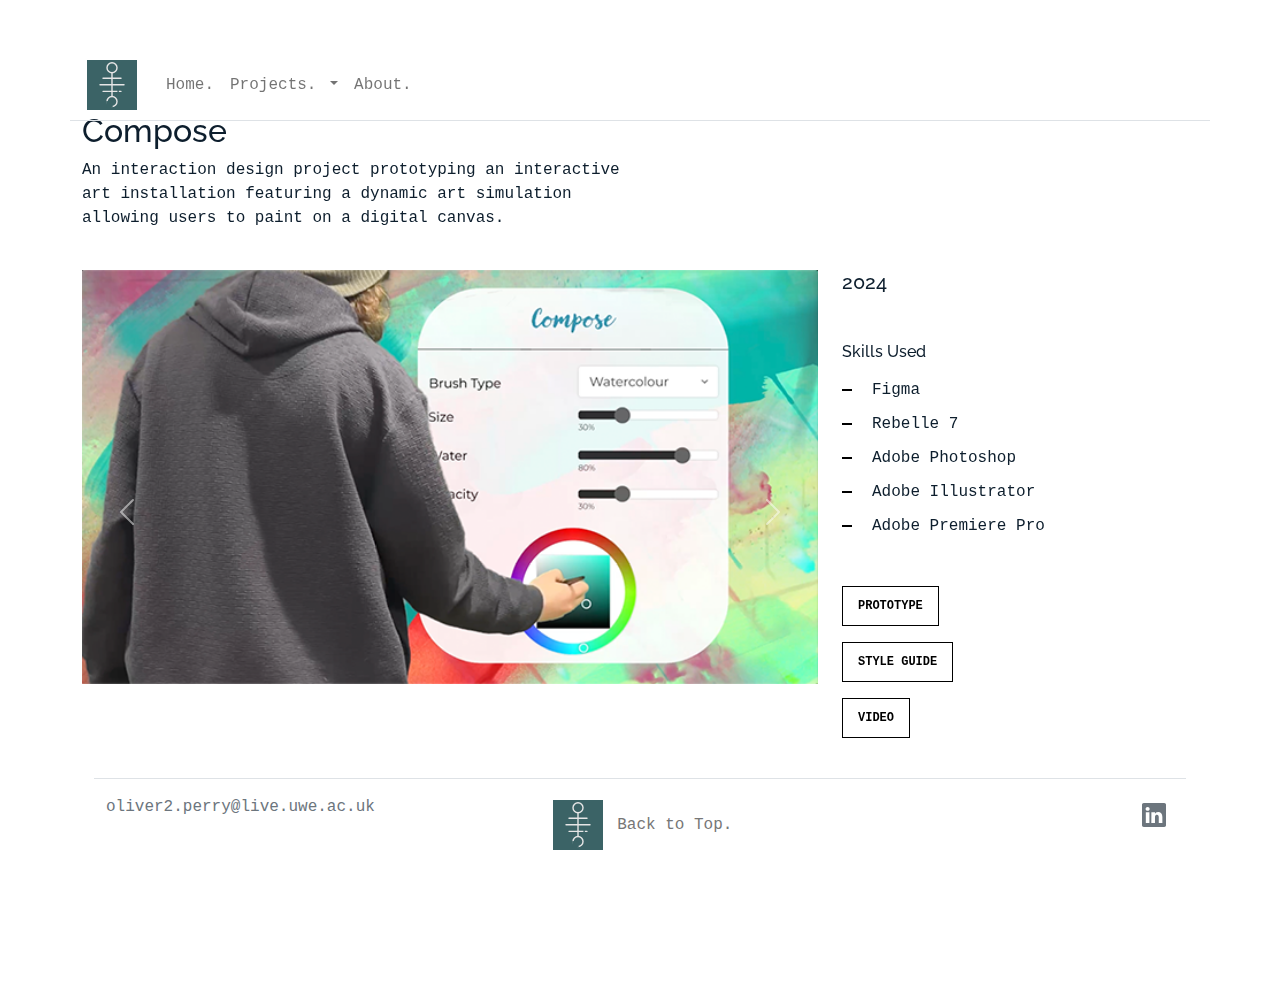
<file: compose.html>
<!DOCTYPE html>
<html lang="en">

<head>
  <meta charset="utf-8">
  <meta content="width=device-width, initial-scale=1.0" name="viewport">

  <title>Compose</title>
  <meta content="" name="description">
  <meta content="" name="keywords">

  <!-- FavicoTns -->
  <link href="assets/img/favicon.png" rel="icon">
  <link href="assets/img/apple-touch-icon.png" rel="apple-touch-icon">

  <!-- Google Fonts -->
  <link href="https://fonts.googleapis.com/css?family=https://fonts.googleapis.com/css?family=Inconsolata:400,500,600,700|Raleway:400,400i,500,500i,600,600i,700,700i" rel="stylesheet">

  <!-- Vendor CSS Files -->
  <link href="assets/vendor/aos/aos.css" rel="stylesheet">
  <link href="assets/vendor/bootstrap/css/bootstrap.min.css" rel="stylesheet">
  <link href="assets/vendor/bootstrap-icons/bootstrap-icons.css" rel="stylesheet">
  <link href="assets/vendor/swiper/swiper-bundle.min.css" rel="stylesheet">

  <!-- Template Main CSS File -->
  <link href="assets/css/style.css" rel="stylesheet">

  <!-- =======================================================
  * Template Name: MyPortfolio
  * Updated: Mar 10 2023 with Bootstrap v5.2.3
  * Template URL: https://bootstrapmade.com/myportfolio-bootstrap-portfolio-website-template/
  * Author: BootstrapMade.com
  * License: https://bootstrapmade.com/license/
  ======================================================== -->
</head>

<body>

  <!-- ======= Navbar ======= -->
  <nav class="navbar navbar-light custom-navbar navbar-expand-lg fixed-top">
    <div class="container border-bottom">
      <a class="navbar-brand" href="index.html"><img id="logo" src="assets/img/about/Logo-01.svg" height="60" alt="Logo"></img></a>
      <button class="navbar-toggler" type="button" data-bs-toggle="collapse" data-bs-target="#navbarSupportedContent" aria-controls="navbarSupportedContent" aria-expanded="false" aria-label="Toggle navigation">
        <span class="navbar-toggler-icon"></span>
      </button>
      
      <div class="collapse navbar-collapse" id="navbarSupportedContent">
        <ul class="navbar-nav mr-auto">
          <li class="nav-item">
            <a class="nav-link" href="index.html">Home.</a>
          </li>
          <li class="nav-item dropdown">
            <a class="nav-link dropdown-toggle" href="#" id="navbarDropdownMenuLink" role="button" data-bs-toggle="dropdown" aria-expanded="false">
              Projects.
            </a>
            <ul class="dropdown-menu custom-navmenu" aria-labelledby="navbarDropdownMenuLink">
              <li><a class="dropdown-item" href="racecarradios.html">Race Car Radios</a></li>
              <li><a class="dropdown-item" href="#">Compose</a></li>
              <li><a class="dropdown-item" href="pandorasbox.html">Pandora's Box</a></li>
              <li><a class="dropdown-item" href="cornucopia.html">Cornucopia</a></li>
              <li><a class="dropdown-item" href="chromamix.html">.CHROMA.MIX.</a></li>
              <li><a class="dropdown-item" href="platoscave.html">Plato's Cave</a></li>
              <li><a class="dropdown-item" href="ozymandias.html">Ozymandias</a></li>
              <li><a class="dropdown-item" href="worldexplorer.html">World Explorer!</a></li>
              <li><a class="dropdown-item" href="biketrac.html">Bike Trac.</a></li>
              <li><a class="dropdown-item" href="rebellion.html">Rebellion Scoff 'n' Scrub</a></li>
              <li><a class="dropdown-item" href="trafficlightslayer.html">TRAFFIC LIGHT SLAYER</a></li>
              <li><a class="dropdown-item" href="twistedtrailfestival.html">Twisted Trail Festival</a></li>
            </ul>
          </li>
          <li class="nav-item">
            <a class="nav-link" href="index.html#about-me">About.</a>
          </li>
        </ul>
      </div>
    </div>
  </nav>

  <main id="main">

    <section class="section">
      <div class="container">
        <div class="row mb-4 align-items-center">
          <div class="col-md-6" data-aos="fade-up">
            <h2>Compose</h2>
            <p>An interaction design project prototyping an interactive art installation featuring a dynamic art simulation allowing users to paint on a digital canvas.</p>
          </div>
        </div>
      </div>

      <div class="site-section pb-0">
        <div class="container">
          <div class="row align-items-stretch">
            <div id="carouselExampleCaptions" class="carousel slide col-md-8" data-bs-ride="false" data-aos="fade-up">
              <div class="carousel-indicators">
                <button type="button" data-bs-target="#carouselExampleCaptions" data-bs-slide-to="0" class="active" aria-current="true" aria-label="Slide 1"></button>
                  <button type="button" data-bs-target="#carouselExampleCaptions" data-bs-slide-to="1" aria-label="Slide 0"></button>
                </div>
                <div class="carousel-inner">
                  <div class="carousel-item active">
                    <img src="assets/img/compose/co_3.png" class="d-block w-100 img-fluid" alt="...">
                    <div class="carousel-caption d-none d-md-block">
                      <h5></h5>
                      <p></p>
                    </div>
                  </div>
                  <div class="carousel-item">
                    <img src="assets/img/compose/co_4.png" class="d-block w-100 img-fluid" alt="...">
                    <div class="carousel-caption d-none d-md-block">
                      <h5></h5>
                      <p></p>
                    </div>
                  </div>
                </div>
                <button class="carousel-control-prev" type="button" data-bs-target="#carouselExampleCaptions" data-bs-slide="prev">
                  <span class="carousel-control-prev-icon" aria-hidden="true"></span>
                  <span class="visually-hidden">Previous</span>
                </button>
                <button class="carousel-control-next" type="button" data-bs-target="#carouselExampleCaptions" data-bs-slide="next">
                  <span class="carousel-control-next-icon" aria-hidden="true"></span>
                  <span class="visually-hidden">Next</span>
                </button>
            </div>
            <div class="col-md-3 ml-auto" data-aos="fade-up" data-aos-delay="100">
              <div class="sticky-content">
                <h3 class="h3">2024</h3>
                <!-- <p class="mb-4"><span class="text-muted">Design</span></p> -->

                <div class="mb-5">
                  <p></p>

                </div>

                <h4 class="h4 mb-3">Skills Used</h4>
                <ul class="list-unstyled list-line mb-5">
                  <li>Figma</li>
                  <li>Rebelle 7</li>
                  <li>Adobe Photoshop</li>
                  <li>Adobe Illustrator</li>
                  <li>Adobe Premiere Pro</li>
                </ul>

                <p><a target="_blank" href="https://www.figma.com/proto/gNu6NXj3NdagpXu1md6T5H/Interaction-Design?page-id=230%3A19&type=design&node-id=282-87&viewport=-2518%2C-412%2C0.64&t=lK3u3E2mTUxazSIA-1&scaling=min-zoom&starting-point-node-id=282%3A87&mode=design" class="readmore">Prototype</a></p>
                <p><a target="_blank" href="assets/docs/Style Guide.pdf" class="readmore">Style Guide</a></p>
                <p><a target="_blank" href="https://youtu.be/1rYU4L_oe0A" class="readmore">Video</a></p>
              </div>

            </div>
          </div>
          <div class="container">
            <footer class="py-3 my-4 border-top">
              <div class="container">
                <div class="row">
                  <div class="col-12 col-md-4 mb-3 mb-md-0 text-muted text-center text-md-start">
                    <p>oliver2.perry@live.uwe.ac.uk</p>
                  </div>
            
                  <div class="col-12 col-md-4 mb-3 mb-md-0 text-center">
                    <a href="#" id="to-top"><img id="logo-footer" src="assets/img/about/Logo-01.svg" height="60" alt="Logo"> Back to Top.</a>
                  </div>
            
                  <div class="col-12 col-md-4 text-center text-md-end">
                    <ul class="nav justify-content-center justify-content-md-end">
                      <li class="nav-item">
                        <a target="_blank" href="https://www.linkedin.com/in/oliver-perry-451717294/" class="nav-link px-2 text-muted">
                          <svg xmlns="http://www.w3.org/2000/svg" width="24" height="24" fill="currentColor" class="bi bi-linkedin" viewBox="0 0 16 16">
                            <path d="M0 1.146C0 .513.526 0 1.175 0h13.65C15.474 0 16 .513 16 1.146v13.708c0 .633-.526 1.146-1.175 1.146H1.175C.526 16 0 15.487 0 14.854zm4.943 12.248V6.169H2.542v7.225zm-1.2-8.212c.837 0 1.358-.554 1.358-1.248-.015-.709-.52-1.248-1.342-1.248S2.4 3.226 2.4 3.934c0 .694.521 1.248 1.327 1.248zm4.908 8.212V9.359c0-.216.016-.432.08-.586.173-.431.568-.878 1.232-.878.869 0 1.216.662 1.216 1.634v3.865h2.401V9.25c0-2.22-1.184-3.252-2.764-3.252-1.274 0-1.845.7-2.165 1.193v.025h-.016l.016-.025V6.169h-2.4c.03.678 0 7.225 0 7.225z"/>
                          </svg>
                        </a>
                      </li>
                    </ul>
                  </div>
                </div>
              </div>
            </footer>
            
          </div>
    </section>

  </main><!-- End #main -->

  <!-- Vendor JS Files -->
  <script src="assets/vendor/aos/aos.js"></script>
  <script src="assets/vendor/bootstrap/js/bootstrap.bundle.min.js"></script>
  <script src="assets/vendor/isotope-layout/isotope.pkgd.min.js"></script>
  <script src="assets/vendor/swiper/swiper-bundle.min.js"></script>
  <script src="assets/vendor/php-email-form/validate.js"></script>

  <!-- Template Main JS File -->
  <script src="assets/js/main.js"></script>

</body>

</html>
</file>
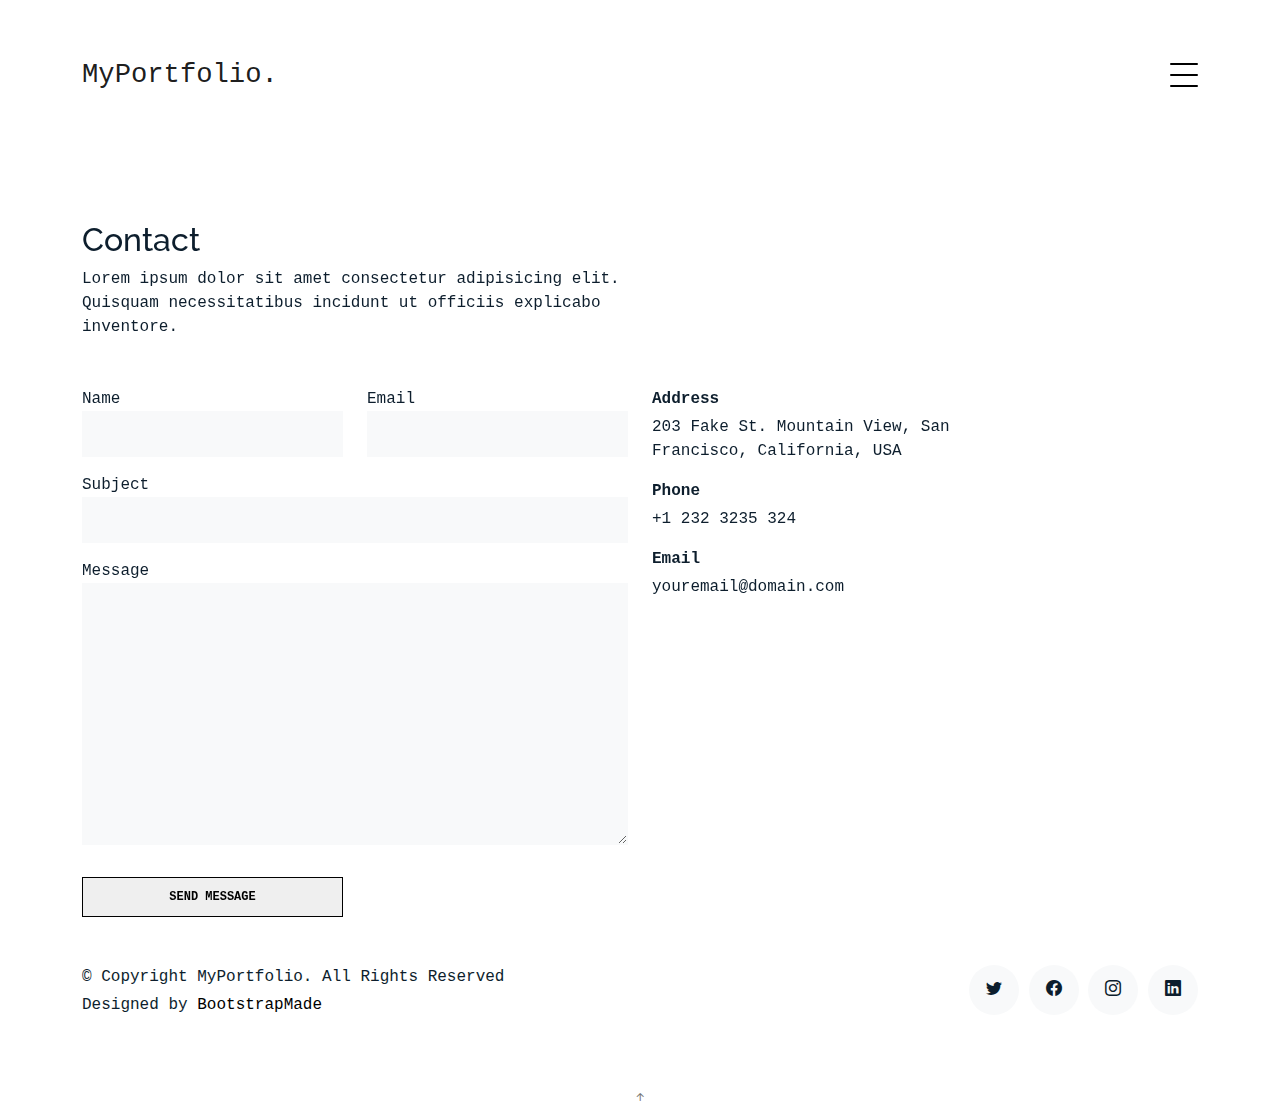
<file: contact.html>
<!DOCTYPE html>
<html lang="en">

<head>
  <meta charset="utf-8">
  <meta content="width=device-width, initial-scale=1.0" name="viewport">

  <title>MyPortfolio Bootstrap Template - Contact</title>
  <meta content="" name="description">
  <meta content="" name="keywords">

  <!-- Favicons -->
  <link href="assets/img/favicon.png" rel="icon">
  <link href="assets/img/apple-touch-icon.png" rel="apple-touch-icon">

  <!-- Google Fonts -->
  <link href="https://fonts.googleapis.com/css?family=https://fonts.googleapis.com/css?family=Inconsolata:400,500,600,700|Raleway:400,400i,500,500i,600,600i,700,700i" rel="stylesheet">

  <!-- Vendor CSS Files -->
  <link href="assets/vendor/aos/aos.css" rel="stylesheet">
  <link href="assets/vendor/bootstrap/css/bootstrap.min.css" rel="stylesheet">
  <link href="assets/vendor/bootstrap-icons/bootstrap-icons.css" rel="stylesheet">
  <link href="assets/vendor/swiper/swiper-bundle.min.css" rel="stylesheet">

  <!-- Template Main CSS File -->
  <link href="assets/css/style.css" rel="stylesheet">

  <!-- =======================================================
  * Template Name: MyPortfolio
  * Updated: Mar 10 2023 with Bootstrap v5.2.3
  * Template URL: https://bootstrapmade.com/myportfolio-bootstrap-portfolio-website-template/
  * Author: BootstrapMade.com
  * License: https://bootstrapmade.com/license/
  ======================================================== -->
</head>

<body>

  <!-- ======= Navbar ======= -->
  <div class="collapse navbar-collapse custom-navmenu" id="main-navbar">
    <div class="container py-2 py-md-5">
      <div class="row align-items-start">
        <div class="col-md-2">
          <ul class="custom-menu">
            <li><a href="index.html">Home</a></li>
            <li><a href="about.html">About Me</a></li>
            <li><a href="services.html">Services</a></li>
            <li><a href="works.html">Works</a></li>
            <li class="active"><a href="contact.html">Contact</a></li>
          </ul>
        </div>
        <div class="col-md-6 d-none d-md-block  mr-auto">
          <div class="tweet d-flex">
            <span class="bi bi-twitter text-white mt-2 mr-3"></span>
            <div>
              <p><em>Lorem ipsum dolor sit amet consectetur adipisicing elit. Quisquam necessitatibus incidunt ut officiis explicabo inventore. <br> <a href="#">t.co/v82jsk</a></em></p>
            </div>
          </div>
        </div>
        <div class="col-md-4 d-none d-md-block">
          <h3>Hire Me</h3>
          <p>Lorem ipsum dolor sit amet consectetur adipisicing elit. Quisquam necessitatibus incidunt ut officiisexplicabo inventore. <br> <a href="#">myemail@gmail.com</a></p>
        </div>
      </div>

    </div>
  </div>

  <nav class="navbar navbar-light custom-navbar">
    <div class="container">
      <a class="navbar-brand" href="index.html">MyPortfolio.</a>
      <a href="#" class="burger" data-bs-toggle="collapse" data-bs-target="#main-navbar">
        <span></span>
      </a>
    </div>
  </nav>

  <main id="main">

    <section class="section pb-5">
      <div class="container">

        <div class="row mb-5 align-items-end">
          <div class="col-md-6" data-aos="fade-up">
            <h2>Contact</h2>
            <p class="mb-0">Lorem ipsum dolor sit amet consectetur adipisicing elit. Quisquam necessitatibus incidunt ut
              officiis explicabo inventore.
            </p>
          </div>

        </div>

        <div class="row">
          <div class="col-md-6 mb-5 mb-md-0" data-aos="fade-up">

            <form action="forms/contact.php" method="post" role="form" class="php-email-form">

              <div class="row gy-3">
                <div class="col-md-6 form-group">
                  <label for="name">Name</label>
                  <input type="text" name="name" class="form-control" id="name" required>
                </div>
                <div class="col-md-6 form-group">
                  <label for="name">Email</label>
                  <input type="email" class="form-control" name="email" id="email" required>
                </div>
                <div class="col-md-12 form-group">
                  <label for="name">Subject</label>
                  <input type="text" class="form-control" name="subject" id="subject" required>
                </div>
                <div class="col-md-12 form-group">
                  <label for="name">Message</label>
                  <textarea class="form-control" name="message" cols="30" rows="10" required></textarea>
                </div>

                <div class="col-md-12 my-3">
                  <div class="loading">Loading</div>
                  <div class="error-message"></div>
                  <div class="sent-message">Your message has been sent. Thank you!</div>
                </div>

                <div class="col-md-6 mt-0 form-group">
                  <input type="submit" class="readmore d-block w-100" value="Send Message">
                </div>
              </div>

            </form>

          </div>

          <div class="col-md-4 ml-auto order-2" data-aos="fade-up">
            <ul class="list-unstyled">
              <li class="mb-3">
                <strong class="d-block mb-1">Address</strong>
                <span>203 Fake St. Mountain View, San Francisco, California, USA</span>
              </li>
              <li class="mb-3">
                <strong class="d-block mb-1">Phone</strong>
                <span>+1 232 3235 324</span>
              </li>
              <li class="mb-3">
                <strong class="d-block mb-1">Email</strong>
                <span>youremail@domain.com</span>
              </li>
            </ul>
          </div>

        </div>

      </div>

    </section>

  </main><!-- End #main -->

  <!-- ======= Footer ======= -->
  <footer class="footer" role="contentinfo">
    <div class="container">
      <div class="row">
        <div class="col-sm-6">
          <p class="mb-1">&copy; Copyright MyPortfolio. All Rights Reserved</p>
          <div class="credits">
            <!--
            All the links in the footer should remain intact.
            You can delete the links only if you purchased the pro version.
            Licensing information: https://bootstrapmade.com/license/
            Purchase the pro version with working PHP/AJAX contact form: https://bootstrapmade.com/buy/?theme=MyPortfolio
          -->
            Designed by <a href="https://bootstrapmade.com/">BootstrapMade</a>
          </div>
        </div>
        <div class="col-sm-6 social text-md-end">
          <a href="#"><span class="bi bi-twitter"></span></a>
          <a href="#"><span class="bi bi-facebook"></span></a>
          <a href="#"><span class="bi bi-instagram"></span></a>
          <a href="#"><span class="bi bi-linkedin"></span></a>
        </div>
      </div>
    </div>
  </footer>

  <a href="#" class="back-to-top d-flex align-items-center justify-content-center"><i class="bi bi-arrow-up-short"></i></a>

  <!-- Vendor JS Files -->
  <script src="assets/vendor/aos/aos.js"></script>
  <script src="assets/vendor/bootstrap/js/bootstrap.bundle.min.js"></script>
  <script src="assets/vendor/isotope-layout/isotope.pkgd.min.js"></script>
  <script src="assets/vendor/swiper/swiper-bundle.min.js"></script>
  <script src="assets/vendor/php-email-form/validate.js"></script>

  <!-- Template Main JS File -->
  <script src="assets/js/main.js"></script>

</body>

</html>
</file>
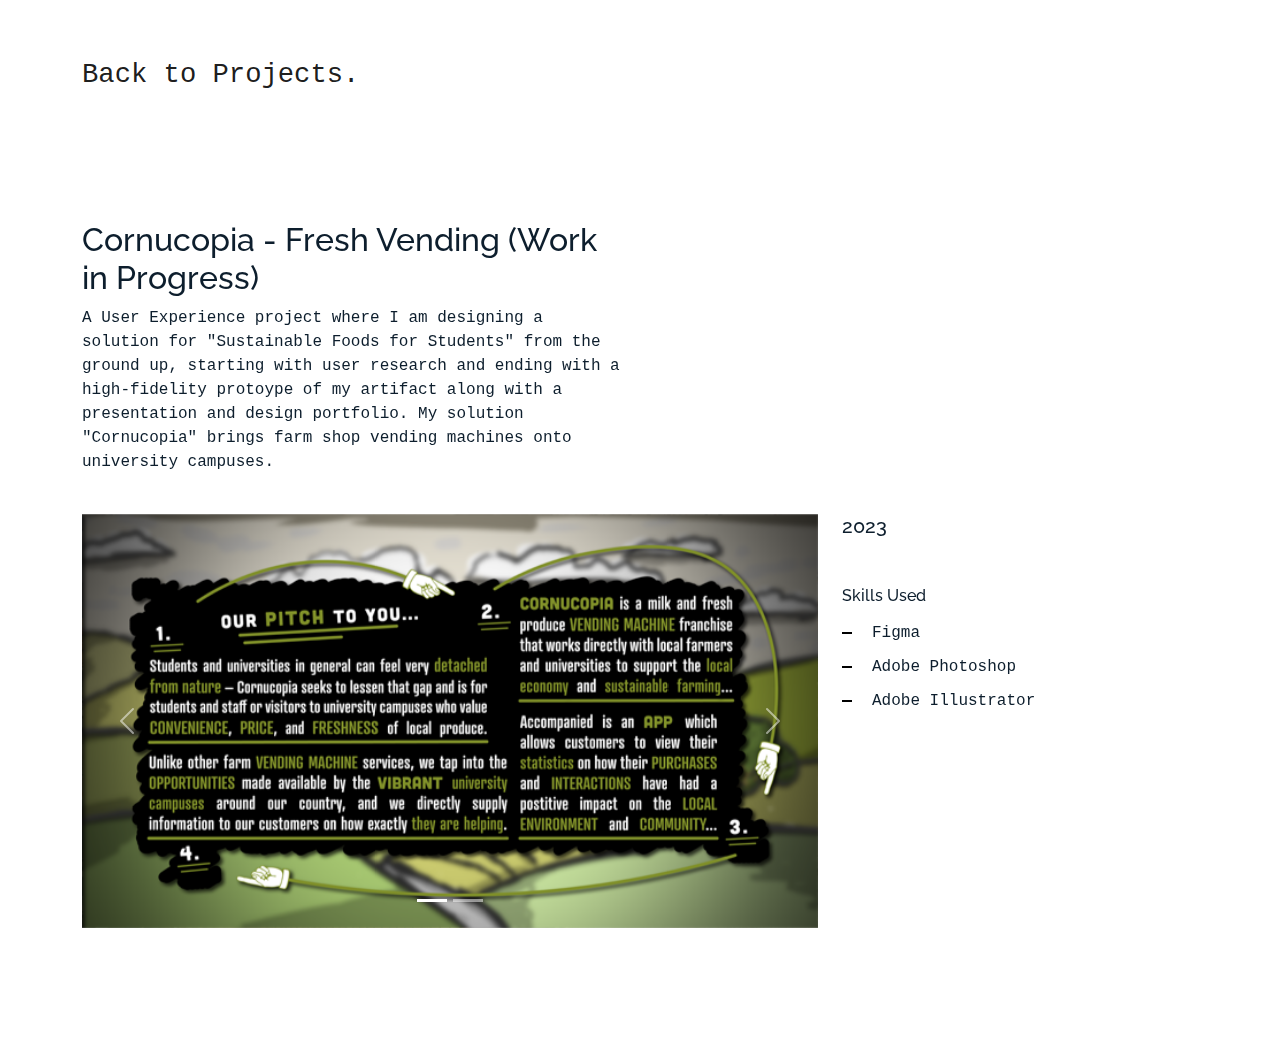
<file: cornucopia.html>
<!DOCTYPE html>
<html lang="en">

<head>
  <meta charset="utf-8">
  <meta content="width=device-width, initial-scale=1.0" name="viewport">

  <title>Rebellion Scoff 'n' Scrub</title>
  <meta content="" name="description">
  <meta content="" name="keywords">

  <!-- FavicoTns -->
  <link href="assets/img/favicon.png" rel="icon">
  <link href="assets/img/apple-touch-icon.png" rel="apple-touch-icon">

  <!-- Google Fonts -->
  <link href="https://fonts.googleapis.com/css?family=https://fonts.googleapis.com/css?family=Inconsolata:400,500,600,700|Raleway:400,400i,500,500i,600,600i,700,700i" rel="stylesheet">

  <!-- Vendor CSS Files -->
  <link href="assets/vendor/aos/aos.css" rel="stylesheet">
  <link href="assets/vendor/bootstrap/css/bootstrap.min.css" rel="stylesheet">
  <link href="assets/vendor/bootstrap-icons/bootstrap-icons.css" rel="stylesheet">
  <link href="assets/vendor/swiper/swiper-bundle.min.css" rel="stylesheet">

  <!-- Template Main CSS File -->
  <link href="assets/css/style.css" rel="stylesheet">

  <!-- =======================================================
  * Template Name: MyPortfolio
  * Updated: Mar 10 2023 with Bootstrap v5.2.3
  * Template URL: https://bootstrapmade.com/myportfolio-bootstrap-portfolio-website-template/
  * Author: BootstrapMade.com
  * License: https://bootstrapmade.com/license/
  ======================================================== -->
</head>

<body>

  <!-- ======= Navbar ======= -->
  <nav class="navbar navbar-light custom-navbar">
    <div class="container">
      <a class="navbar-brand" href="index.html">Back to Projects.</a>
    </div>
  </nav>

  <main id="main">

    <section class="section">
      <div class="container">
        <div class="row mb-4 align-items-center">
          <div class="col-md-6" data-aos="fade-up">
            <h2>Cornucopia - Fresh Vending (Work in Progress)</h2>
            <p>A User Experience project where I am designing a solution for "Sustainable Foods for Students" from the ground up, starting with user research and ending with a high-fidelity protoype of my artifact along with a presentation and design portfolio. My solution "Cornucopia" brings farm shop vending machines onto university campuses.</p>
          </div>
        </div>
      </div>

      <div class="site-section pb-0">
        <div class="container">
          <div class="row align-items-stretch">
            <div id="carouselExampleCaptions" class="carousel slide col-md-8" data-bs-ride="false" data-aos="fade-up">
              <div class="carousel-indicators">
                <button type="button" data-bs-target="#carouselExampleCaptions" data-bs-slide-to="0" class="active" aria-current="true" aria-label="Slide 1"></button>
                  <button type="button" data-bs-target="#carouselExampleCaptions" data-bs-slide-to="1" aria-label="Slide 0"></button>
                </div>
                <div class="carousel-inner">
                  <div class="carousel-item active">
                    <img src="assets/img/cornucopia/co_01.png" class="d-block w-100 img-fluid" alt="...">
                    <div class="carousel-caption d-none d-md-block">
                      <h5></h5>
                      <p></p>
                    </div>
                  </div>
                  <div class="carousel-item">
                    <img src="assets/img/cornucopia/co_02.png" class="d-block w-100 img-fluid" alt="...">
                    <div class="carousel-caption d-none d-md-block">
                      <h5></h5>
                      <p></p>
                    </div>
                  </div>
                </div>
                <button class="carousel-control-prev" type="button" data-bs-target="#carouselExampleCaptions" data-bs-slide="prev">
                  <span class="carousel-control-prev-icon" aria-hidden="true"></span>
                  <span class="visually-hidden">Previous</span>
                </button>
                <button class="carousel-control-next" type="button" data-bs-target="#carouselExampleCaptions" data-bs-slide="next">
                  <span class="carousel-control-next-icon" aria-hidden="true"></span>
                  <span class="visually-hidden">Next</span>
                </button>
            </div>
            <div class="col-md-3 ml-auto" data-aos="fade-up" data-aos-delay="100">
              <div class="sticky-content">
                <h3 class="h3">2023</h3>
                <!-- <p class="mb-4"><span class="text-muted">Design</span></p> -->

                <div class="mb-5">
                  <p></p>

                </div>

                <h4 class="h4 mb-3">Skills Used</h4>
                <ul class="list-unstyled list-line mb-5">
                  <li>Figma</li>
                  <li>Adobe Photoshop</li>
                  <li>Adobe Illustrator</li>
                </ul>

                <!-- <p><a target="_blank" href="https://ollie-perry.github.io/sem2-assignment1/" class="readmore">View Website</a></p> -->
              </div>


            </div>
          </div>
        </div>
    </section>

  </main><!-- End #main -->

  <!-- Vendor JS Files -->
  <script src="assets/vendor/aos/aos.js"></script>
  <script src="assets/vendor/bootstrap/js/bootstrap.bundle.min.js"></script>
  <script src="assets/vendor/isotope-layout/isotope.pkgd.min.js"></script>
  <script src="assets/vendor/swiper/swiper-bundle.min.js"></script>
  <script src="assets/vendor/php-email-form/validate.js"></script>

  <!-- Template Main JS File -->
  <script src="assets/js/main.js"></script>

</body>

</html>
</file>
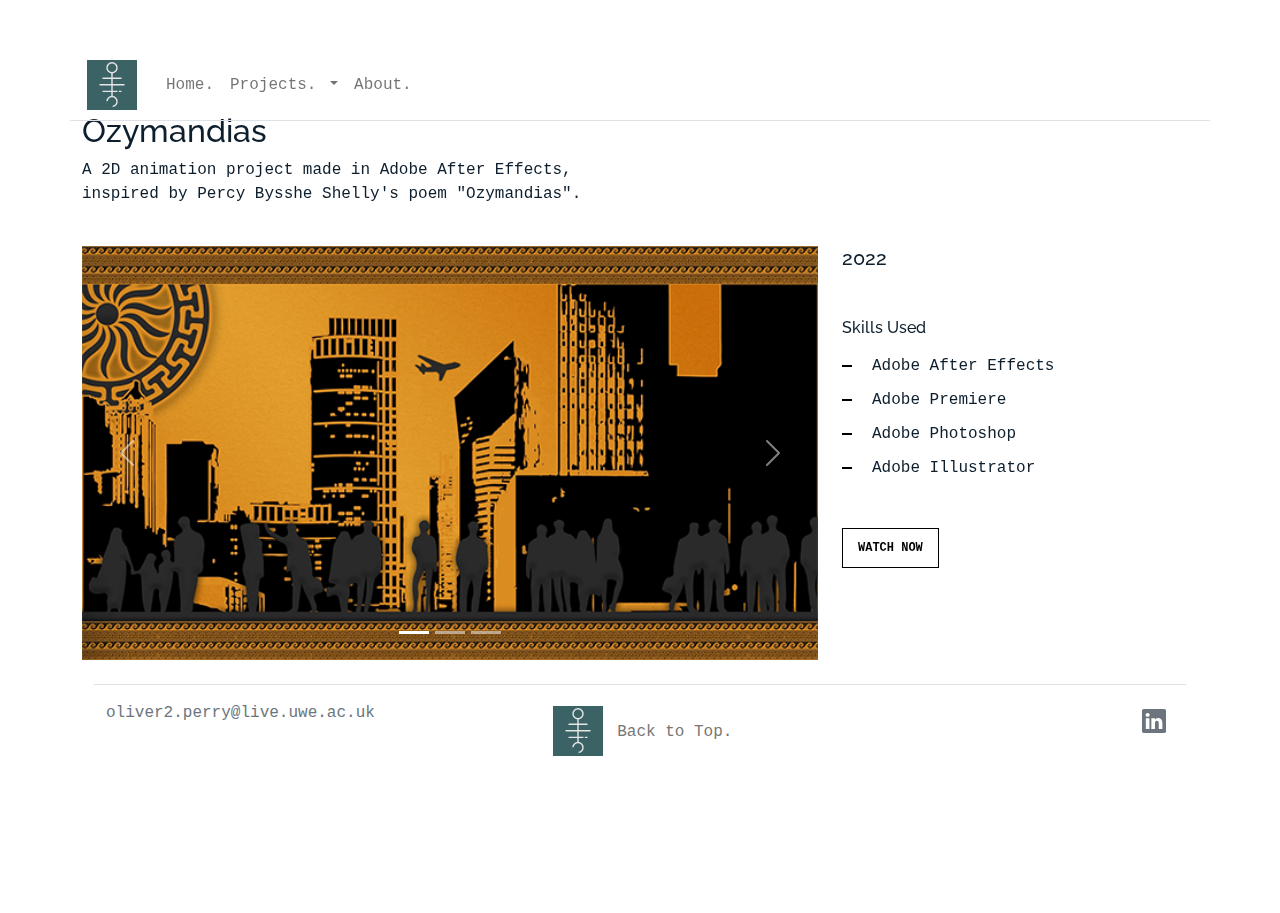
<file: ozymandias.html>
<!DOCTYPE html>
<html lang="en">

<head>
  <meta charset="utf-8">
  <meta content="width=device-width, initial-scale=1.0" name="viewport">

  <title>Ozymandias</title>
  <meta content="" name="description">
  <meta content="" name="keywords">

  <!-- Favicons -->
  <link href="assets/img/favicon.png" rel="icon">
  <link href="assets/img/apple-touch-icon.png" rel="apple-touch-icon">

  <!-- Google Fonts -->
  <link href="https://fonts.googleapis.com/css?family=https://fonts.googleapis.com/css?family=Inconsolata:400,500,600,700|Raleway:400,400i,500,500i,600,600i,700,700i" rel="stylesheet">

  <!-- Vendor CSS Files -->
  <link href="assets/vendor/aos/aos.css" rel="stylesheet">
  <link href="assets/vendor/bootstrap/css/bootstrap.min.css" rel="stylesheet">
  <link href="assets/vendor/bootstrap-icons/bootstrap-icons.css" rel="stylesheet">
  <link href="assets/vendor/swiper/swiper-bundle.min.css" rel="stylesheet">

  <!-- Template Main CSS File -->
  <link href="assets/css/style.css" rel="stylesheet">

  <!-- =======================================================
  * Template Name: MyPortfolio
  * Updated: Mar 10 2023 with Bootstrap v5.2.3
  * Template URL: https://bootstrapmade.com/myportfolio-bootstrap-portfolio-website-template/
  * Author: BootstrapMade.com
  * License: https://bootstrapmade.com/license/
  ======================================================== -->
</head>

<body>

  <!-- ======= Navbar ======= -->
  <nav class="navbar navbar-light custom-navbar navbar-expand-lg fixed-top">
    <div class="container border-bottom">
      <a class="navbar-brand" href="index.html"><img id="logo" src="assets/img/about/Logo-01.svg" height="60" alt="Logo"></img></a>
      <button class="navbar-toggler" type="button" data-bs-toggle="collapse" data-bs-target="#navbarSupportedContent" aria-controls="navbarSupportedContent" aria-expanded="false" aria-label="Toggle navigation">
        <span class="navbar-toggler-icon"></span>
      </button>
      
      <div class="collapse navbar-collapse" id="navbarSupportedContent">
        <ul class="navbar-nav mr-auto">
          <li class="nav-item">
            <a class="nav-link" href="index.html">Home.</a>
          </li>
          <li class="nav-item dropdown">
            <a class="nav-link dropdown-toggle" href="#" id="navbarDropdownMenuLink" role="button" data-bs-toggle="dropdown" aria-expanded="false">
              Projects.
            </a>
            <ul class="dropdown-menu custom-navmenu" aria-labelledby="navbarDropdownMenuLink">
              <li><a class="dropdown-item" href="racecarradios.html">Race Car Radios</a></li>
              <li><a class="dropdown-item" href="compose.html">Compose</a></li>
              <li><a class="dropdown-item" href="pandorasbox.html">Pandora's Box</a></li>
              <li><a class="dropdown-item" href="cornucopia.html">Cornucopia</a></li>
              <li><a class="dropdown-item" href="chromamix.html">.CHROMA.MIX.</a></li>
              <li><a class="dropdown-item" href="platoscave.html">Plato's Cave</a></li>
              <li><a class="dropdown-item" href="#">Ozymandias</a></li>
              <li><a class="dropdown-item" href="worldexplorer.html">World Explorer!</a></li>
              <li><a class="dropdown-item" href="biketrac.html">Bike Trac.</a></li>
              <li><a class="dropdown-item" href="rebellion.html">Rebellion Scoff 'n' Scrub</a></li>
              <li><a class="dropdown-item" href="trafficlightslayer.html">TRAFFIC LIGHT SLAYER</a></li>
              <li><a class="dropdown-item" href="twistedtrailfestival.html">Twisted Trail Festival</a></li>
            </ul>
          </li>
          <li class="nav-item">
            <a class="nav-link" href="index.html#about-me">About.</a>
          </li>
        </ul>
      </div>
    </div>
  </nav>

  <main id="main">

    <section class="section">
      <div class="container">
        <div class="row mb-4 align-items-center">
          <div class="col-md-6" data-aos="fade-up">
            <h2>Ozymandias</h2>
            <p>A 2D animation project made in Adobe After Effects, inspired by Percy Bysshe Shelly's poem "Ozymandias".</p>
          </div>
        </div>
      </div>

      <div class="site-section pb-0">
        <div class="container">
          <div class="row align-items-stretch">
            <div id="carouselExampleCaptions" class="carousel slide col-md-8" data-bs-ride="false" data-aos="fade-up">
              <div class="carousel-indicators">
                <button type="button" data-bs-target="#carouselExampleCaptions" data-bs-slide-to="0" class="active" aria-current="true" aria-label="Slide 1"></button>
                  <button type="button" data-bs-target="#carouselExampleCaptions" data-bs-slide-to="1" aria-label="Slide 2"></button>
                  <button type="button" data-bs-target="#carouselExampleCaptions" data-bs-slide-to="2" aria-label="Slide 0"></button>

                </div>
                <div class="carousel-inner">
                  <div class="carousel-item active">
                    <img src="assets/img/ozymandias/ozymandias_1.png" class="d-block w-100 img-fluid" alt="...">
                    <div class="carousel-caption d-none d-md-block">
                      <h5></h5>
                      <p></p>
                    </div>
                  </div>
                  <div class="carousel-item">
                    <img src="assets/img/ozymandias/ozymandias_2.png" class="d-block w-100 img-fluid" alt="...">
                    <div class="carousel-caption d-none d-md-block">
                      <h5></h5>
                      <p></p>
                    </div>
                  </div>
                  <div class="carousel-item">
                    <img src="assets/img/ozymandias/ozymandias_3.png" class="d-block w-100 img-fluid" alt="...">
                    <div class="carousel-caption d-none d-md-block">
                      <h5></h5>
                      <p></p>
                    </div>
                  </div>
                </div>
                <button class="carousel-control-prev" type="button" data-bs-target="#carouselExampleCaptions" data-bs-slide="prev">
                  <span class="carousel-control-prev-icon" aria-hidden="true"></span>
                  <span class="visually-hidden">Previous</span>
                </button>
                <button class="carousel-control-next" type="button" data-bs-target="#carouselExampleCaptions" data-bs-slide="next">
                  <span class="carousel-control-next-icon" aria-hidden="true"></span>
                  <span class="visually-hidden">Next</span>
                </button>
            </div>
            <div class="col-md-3 ml-auto" data-aos="fade-up" data-aos-delay="100">
              <div class="sticky-content">
                <h3 class="h3">2022</h3>
                <!-- <p class="mb-4"><span class="text-muted">Design</span></p> -->

                <div class="mb-5">
                  <p></p>

                </div>

                <h4 class="h4 mb-3">Skills Used</h4>
                <ul class="list-unstyled list-line mb-5">
                  <li>Adobe After Effects</li>
                  <li>Adobe Premiere</li>
                  <li>Adobe Photoshop</li>
                  <li>Adobe Illustrator</li>
                </ul>

                <p><a target="_blank" href="https://youtu.be/XJvUm559abk" class="readmore">Watch Now</a></p>
              </div>


            </div>
          </div>
          <div class="container">
            <footer class="py-3 my-4 border-top">
              <div class="container">
                <div class="row">
                  <div class="col-12 col-md-4 mb-3 mb-md-0 text-muted text-center text-md-start">
                    <p>oliver2.perry@live.uwe.ac.uk</p>
                  </div>
            
                  <div class="col-12 col-md-4 mb-3 mb-md-0 text-center">
                    <a href="#" id="to-top"><img id="logo-footer" src="assets/img/about/Logo-01.svg" height="60" alt="Logo"> Back to Top.</a>
                  </div>
            
                  <div class="col-12 col-md-4 text-center text-md-end">
                    <ul class="nav justify-content-center justify-content-md-end">
                      <li class="nav-item">
                        <a target="_blank" href="https://www.linkedin.com/in/oliver-perry-451717294/" class="nav-link px-2 text-muted">
                          <svg xmlns="http://www.w3.org/2000/svg" width="24" height="24" fill="currentColor" class="bi bi-linkedin" viewBox="0 0 16 16">
                            <path d="M0 1.146C0 .513.526 0 1.175 0h13.65C15.474 0 16 .513 16 1.146v13.708c0 .633-.526 1.146-1.175 1.146H1.175C.526 16 0 15.487 0 14.854zm4.943 12.248V6.169H2.542v7.225zm-1.2-8.212c.837 0 1.358-.554 1.358-1.248-.015-.709-.52-1.248-1.342-1.248S2.4 3.226 2.4 3.934c0 .694.521 1.248 1.327 1.248zm4.908 8.212V9.359c0-.216.016-.432.08-.586.173-.431.568-.878 1.232-.878.869 0 1.216.662 1.216 1.634v3.865h2.401V9.25c0-2.22-1.184-3.252-2.764-3.252-1.274 0-1.845.7-2.165 1.193v.025h-.016l.016-.025V6.169h-2.4c.03.678 0 7.225 0 7.225z"/>
                          </svg>
                        </a>
                      </li>
                    </ul>
                  </div>
                </div>
              </div>
            </footer>
            
          </div>
    </section>

  </main><!-- End #main -->

  <!-- Vendor JS Files -->
  <script src="assets/vendor/aos/aos.js"></script>
  <script src="assets/vendor/bootstrap/js/bootstrap.bundle.min.js"></script>
  <script src="assets/vendor/isotope-layout/isotope.pkgd.min.js"></script>
  <script src="assets/vendor/swiper/swiper-bundle.min.js"></script>
  <script src="assets/vendor/php-email-form/validate.js"></script>

  <!-- Template Main JS File -->
  <script src="assets/js/main.js"></script>

</body>

</html>
</file>
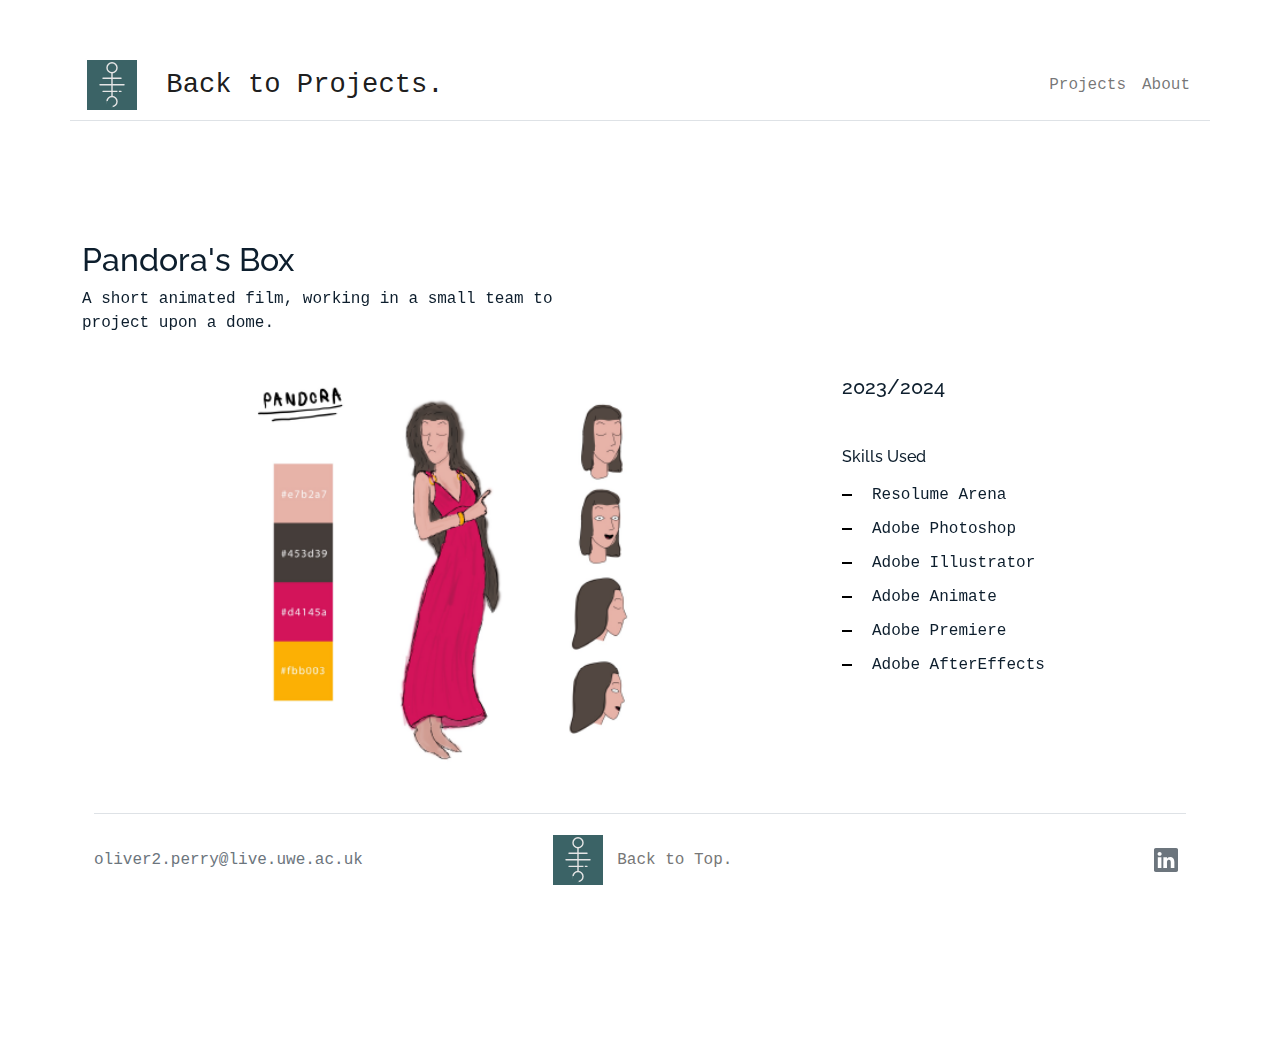
<file: pandorasbox.html>
<!DOCTYPE html>
<html lang="en">

<head>
  <meta charset="utf-8">
  <meta content="width=device-width, initial-scale=1.0" name="viewport">

  <title>Bike Trac.</title>
  <meta content="" name="description">
  <meta content="" name="keywords">

  <!-- FavicoTns -->
  <link href="assets/img/favicon.png" rel="icon">
  <link href="assets/img/apple-touch-icon.png" rel="apple-touch-icon">

  <!-- Google Fonts -->
  <link href="https://fonts.googleapis.com/css?family=https://fonts.googleapis.com/css?family=Inconsolata:400,500,600,700|Raleway:400,400i,500,500i,600,600i,700,700i" rel="stylesheet">

  <!-- Vendor CSS Files -->
  <link href="assets/vendor/aos/aos.css" rel="stylesheet">
  <link href="assets/vendor/bootstrap/css/bootstrap.min.css" rel="stylesheet">
  <link href="assets/vendor/bootstrap-icons/bootstrap-icons.css" rel="stylesheet">
  <link href="assets/vendor/swiper/swiper-bundle.min.css" rel="stylesheet">

  <!-- Template Main CSS File -->
  <link href="assets/css/style.css" rel="stylesheet">

  <!-- =======================================================
  * Template Name: MyPortfolio
  * Updated: Mar 10 2023 with Bootstrap v5.2.3
  * Template URL: https://bootstrapmade.com/myportfolio-bootstrap-portfolio-website-template/
  * Author: BootstrapMade.com
  * License: https://bootstrapmade.com/license/
  ======================================================== -->
</head>

<body>

  <!-- ======= Navbar ======= -->
  <nav class="navbar navbar-light custom-navbar navbar-expand-lg " id="top">
    <div class="container border-bottom">
      <a class="navbar-brand" href="index.html"><img class="me-2" src="assets/img/about/Logo-01.svg" height="60" alt="Logo"></img> Back to Projects.</a>
      <div id="navbarNav">
        <ul class="navbar-nav">
          <li class="nav-item active">
            <a class="nav-link" href="index.html">Projects</a>
          </li>
          <li class="nav-item">
            <a class="nav-link" href="index.html#about-me">About</a>
          </li>
        </ul>
      </div>
    </div>
  </nav>

  <main id="main">

    <section class="section">
      <div class="container">
        <div class="row mb-4 align-items-center">
          <div class="col-md-6" data-aos="fade-up">
            <h2>Pandora's Box</h2>
            <p>A short animated film, working in a small team to project upon a dome.</p>
          </div>
        </div>
      </div>

      <div class="site-section pb-0">
        <div class="container">
          <div class="row align-items-stretch">
            <div id="carouselExampleCaptions" class="carousel slide col-md-8" data-bs-ride="false" data-aos="fade-up">
              <div class="carousel-indicators">
                <button type="button" data-bs-target="#carouselExampleCaptions" data-bs-slide-to="0" class="active" aria-current="true" aria-label="Slide 1"></button>
                  <button type="button" data-bs-target="#carouselExampleCaptions" data-bs-slide-to="1" aria-label="Slide 0"></button>
                </div>
                <div class="carousel-inner">
                  <div class="carousel-item active">
                    <img src="assets/img/pandora/pb_1.png" class="d-block w-100 img-fluid" alt="...">
                    <div class="carousel-caption d-none d-md-block">
                      <h5></h5>
                      <p></p>
                    </div>
                  </div>
                  <div class="carousel-item">
                    <img src="assets/img/pandora/pb_2.png" class="d-block w-100 img-fluid" alt="...">
                    <div class="carousel-caption d-none d-md-block">
                      <h5></h5>
                      <p></p>
                    </div>
                  </div>
                </div>
                <button class="carousel-control-prev" type="button" data-bs-target="#carouselExampleCaptions" data-bs-slide="prev">
                  <span class="carousel-control-prev-icon" aria-hidden="true"></span>
                  <span class="visually-hidden">Previous</span>
                </button>
                <button class="carousel-control-next" type="button" data-bs-target="#carouselExampleCaptions" data-bs-slide="next">
                  <span class="carousel-control-next-icon" aria-hidden="true"></span>
                  <span class="visually-hidden">Next</span>
                </button>
            </div>
            <div class="col-md-3 ml-auto" data-aos="fade-up" data-aos-delay="100">
              <div class="sticky-content">
                <h3 class="h3">2023/2024</h3>
                <!-- <p class="mb-4"><span class="text-muted">Design</span></p> -->

                <div class="mb-5">
                  <p></p>

                </div>

                <h4 class="h4 mb-3">Skills Used</h4>
                <ul class="list-unstyled list-line mb-5">
                  <li>Resolume Arena</li>
                  <li>Adobe Photoshop</li>
                  <li>Adobe Illustrator</li>
                  <li>Adobe Animate</li>
                  <li>Adobe Premiere</li>
                  <li>Adobe AfterEffects</li>
                </ul>

                <p></p>
              </div>


            </div>
          </div>
          <div class="container">
            <footer class="d-flex flex-wrap justify-content-between align-items-center py-3 my-4 border-top">
              <p class="col-md-4 mb-0 text-muted">oliver2.perry@live.uwe.ac.uk</p>
          
              <a href="#" class=""><img src="assets/img/about/Logo-01.svg" height="60" alt="Logo"> Back to Top.</a>
          
              <ul class="nav col-md-4 justify-content-end">
                <li class="nav-item"><a target="_blank" href="https://www.linkedin.com/in/oliver-perry-451717294/" class="nav-link px-2 text-muted"><svg xmlns="http://www.w3.org/2000/svg" width="24" height="24" fill="currentColor" class="bi bi-linkedin" viewBox="0 0 16 16">
                  <path d="M0 1.146C0 .513.526 0 1.175 0h13.65C15.474 0 16 .513 16 1.146v13.708c0 .633-.526 1.146-1.175 1.146H1.175C.526 16 0 15.487 0 14.854zm4.943 12.248V6.169H2.542v7.225zm-1.2-8.212c.837 0 1.358-.554 1.358-1.248-.015-.709-.52-1.248-1.342-1.248S2.4 3.226 2.4 3.934c0 .694.521 1.248 1.327 1.248zm4.908 8.212V9.359c0-.216.016-.432.08-.586.173-.431.568-.878 1.232-.878.869 0 1.216.662 1.216 1.634v3.865h2.401V9.25c0-2.22-1.184-3.252-2.764-3.252-1.274 0-1.845.7-2.165 1.193v.025h-.016l.016-.025V6.169h-2.4c.03.678 0 7.225 0 7.225z"/>
                </svg></a></li>
              </ul>
            </footer>
          </div>
    </section>

  </main><!-- End #main -->

  <!-- Vendor JS Files -->
  <script src="assets/vendor/aos/aos.js"></script>
  <script src="assets/vendor/bootstrap/js/bootstrap.bundle.min.js"></script>
  <script src="assets/vendor/isotope-layout/isotope.pkgd.min.js"></script>
  <script src="assets/vendor/swiper/swiper-bundle.min.js"></script>
  <script src="assets/vendor/php-email-form/validate.js"></script>

  <!-- Template Main JS File -->
  <script src="assets/js/main.js"></script>

</body>

</html>
</file>
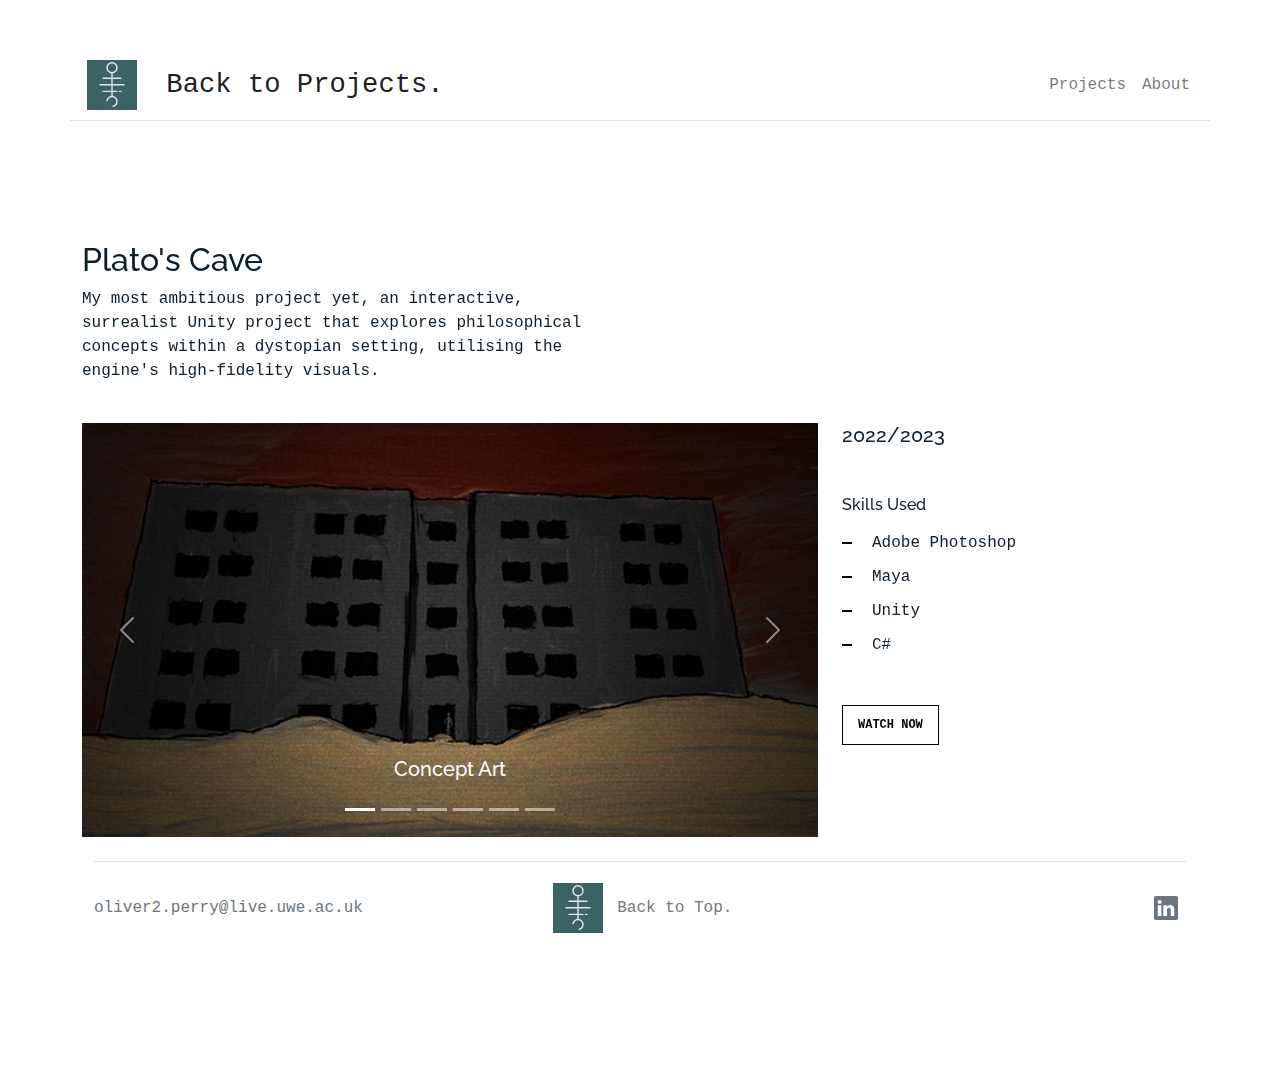
<file: platoscave.html>
<!DOCTYPE html>
<html lang="en">

<head>
  <meta charset="utf-8">
  <meta content="width=device-width, initial-scale=1.0" name="viewport">

  <title>Plato's Cave</title>
  <meta content="" name="description">
  <meta content="" name="keywords">

  <!-- Favicons -->
  <link href="assets/img/favicon.png" rel="icon">
  <link href="assets/img/apple-touch-icon.png" rel="apple-touch-icon">

  <!-- Google Fonts -->
  <link href="https://fonts.googleapis.com/css?family=https://fonts.googleapis.com/css?family=Inconsolata:400,500,600,700|Raleway:400,400i,500,500i,600,600i,700,700i" rel="stylesheet">

  <!-- Vendor CSS Files -->
  <link href="assets/vendor/aos/aos.css" rel="stylesheet">
  <link href="assets/vendor/bootstrap/css/bootstrap.min.css" rel="stylesheet">
  <link href="assets/vendor/bootstrap-icons/bootstrap-icons.css" rel="stylesheet">
  <link href="assets/vendor/swiper/swiper-bundle.min.css" rel="stylesheet">

  <!-- Template Main CSS File -->
  <link href="assets/css/style.css" rel="stylesheet">

  <!-- =======================================================
  * Template Name: MyPortfolio
  * Updated: Mar 10 2023 with Bootstrap v5.2.3
  * Template URL: https://bootstrapmade.com/myportfolio-bootstrap-portfolio-website-template/
  * Author: BootstrapMade.com
  * License: https://bootstrapmade.com/license/
  ======================================================== -->
</head>

<body>

  <!-- ======= Navbar ======= -->
  <nav class="navbar navbar-light custom-navbar navbar-expand-lg " id="top">
    <div class="container border-bottom">
      <a class="navbar-brand" href="index.html"><img class="me-2" src="assets/img/about/Logo-01.svg" height="60" alt="Logo"></img> Back to Projects.</a>
      <div id="navbarNav">
        <ul class="navbar-nav">
          <li class="nav-item active">
            <a class="nav-link" href="index.html">Projects</a>
          </li>
          <li class="nav-item">
            <a class="nav-link" href="index.html#about-me">About</a>
          </li>
        </ul>
      </div>
    </div>
  </nav>

  <main id="main">

    <section class="section">
      <div class="container">
        <div class="row mb-4 align-items-center">
          <div class="col-md-6" data-aos="fade-up">
            <h2>Plato's Cave</h2>
            <p>My most ambitious project yet, an interactive, surrealist Unity project that explores philosophical concepts within a dystopian setting, utilising the engine's high-fidelity visuals.</p>
          </div>
        </div>
      </div>

      <div class="site-section pb-0">
        <div class="container">
          <div class="row align-items-stretch">
            <div id="carouselExampleCaptions" class="carousel slide col-md-8" data-bs-ride="false" data-aos="fade-up">
              <div class="carousel-indicators">
                <button type="button" data-bs-target="#carouselExampleCaptions" data-bs-slide-to="0" class="active" aria-current="true" aria-label="Slide 1"></button>
                  <button type="button" data-bs-target="#carouselExampleCaptions" data-bs-slide-to="1" aria-label="Slide 2"></button>
                  <button type="button" data-bs-target="#carouselExampleCaptions" data-bs-slide-to="2" aria-label="Slide 3"></button>
                  <button type="button" data-bs-target="#carouselExampleCaptions" data-bs-slide-to="3" aria-label="Slide 4"></button>
                  <button type="button" data-bs-target="#carouselExampleCaptions" data-bs-slide-to="4" aria-label="Slide 5"></button>
                  <button type="button" data-bs-target="#carouselExampleCaptions" data-bs-slide-to="5" aria-label="Slide 0"></button>

                </div>
                <div class="carousel-inner">
                  <div class="carousel-item active">
                    <img src="assets/img/platos_cave/Front.png" class="d-block w-100 img-fluid" alt="...">
                    <div class="carousel-caption d-none d-md-block">
                      <h5>Concept Art</h5>
                      <p></p>
                    </div>
                  </div>
                  <div class="carousel-item">
                    <img src="assets/img/platos_cave/front_render.png" class="d-block w-100 img-fluid" alt="...">
                    <div class="carousel-caption d-none d-md-block">
                      <h5>3D Render</h5>
                      <p></p>
                    </div>
                  </div>
                  <div class="carousel-item">
                    <img src="assets/img/platos_cave/Interior.png" class="d-block w-100 img-fluid" alt="...">
                    <div class="carousel-caption d-none d-md-block">
                      <h5>Concept Art</h5>
                      <p></p>
                    </div>
                  </div>
                  <div class="carousel-item">
                    <img src="assets/img/platos_cave/interior_render.png" class="d-block w-100 img-fluid" alt="...">
                    <div class="carousel-caption d-none d-md-block">
                      <h5>3D Render</h5>
                      <p></p>
                    </div>
                  </div>
                  <div class="carousel-item">
                    <img src="assets/img/platos_cave/mannequins_render.png" class="d-block w-100 img-fluid" alt="...">
                    <div class="carousel-caption d-none d-md-block">
                      <h5>3D Render</h5>
                      <p></p>
                    </div>
                  </div>
                  <div class="carousel-item">
                    <img src="assets/img/platos_cave/worship.jpg" class="d-block w-100 img-fluid" alt="...">
                    <div class="carousel-caption d-none d-md-block">
                      <h5>3D Render</h5>
                      <p></p>
                    </div>
                  </div>
                </div>
                <button class="carousel-control-prev" type="button" data-bs-target="#carouselExampleCaptions" data-bs-slide="prev">
                  <span class="carousel-control-prev-icon" aria-hidden="true"></span>
                  <span class="visually-hidden">Previous</span>
                </button>
                <button class="carousel-control-next" type="button" data-bs-target="#carouselExampleCaptions" data-bs-slide="next">
                  <span class="carousel-control-next-icon" aria-hidden="true"></span>
                  <span class="visually-hidden">Next</span>
                </button>
            </div>
            <div class="col-md-3 ml-auto" data-aos="fade-up" data-aos-delay="100">
              <div class="sticky-content">
                <h3 class="h3">2022/2023</h3>
                <!-- <p class="mb-4"><span class="text-muted">Design</span></p> -->

                <div class="mb-5">
                  <p></p>

                </div>

                <h4 class="h4 mb-3">Skills Used</h4>
                <ul class="list-unstyled list-line mb-5">
                  <li>Adobe Photoshop</li>
                  <li>Maya</li>
                  <li>Unity</li>
                  <li>C#</li>
                </ul>

                <p><a href="https://youtu.be/j05Sm2LWmhg" target="_blank" class="readmore">Watch Now</a></p>
              </div>


            </div>
          </div>
          <div class="container">
            <footer class="d-flex flex-wrap justify-content-between align-items-center py-3 my-4 border-top">
              <p class="col-md-4 mb-0 text-muted">oliver2.perry@live.uwe.ac.uk</p>
          
              <a href="#" class=""><img src="assets/img/about/Logo-01.svg" height="60" alt="Logo"> Back to Top.</a>
          
              <ul class="nav col-md-4 justify-content-end">
                <li class="nav-item"><a target="_blank" href="https://www.linkedin.com/in/oliver-perry-451717294/" class="nav-link px-2 text-muted"><svg xmlns="http://www.w3.org/2000/svg" width="24" height="24" fill="currentColor" class="bi bi-linkedin" viewBox="0 0 16 16">
                  <path d="M0 1.146C0 .513.526 0 1.175 0h13.65C15.474 0 16 .513 16 1.146v13.708c0 .633-.526 1.146-1.175 1.146H1.175C.526 16 0 15.487 0 14.854zm4.943 12.248V6.169H2.542v7.225zm-1.2-8.212c.837 0 1.358-.554 1.358-1.248-.015-.709-.52-1.248-1.342-1.248S2.4 3.226 2.4 3.934c0 .694.521 1.248 1.327 1.248zm4.908 8.212V9.359c0-.216.016-.432.08-.586.173-.431.568-.878 1.232-.878.869 0 1.216.662 1.216 1.634v3.865h2.401V9.25c0-2.22-1.184-3.252-2.764-3.252-1.274 0-1.845.7-2.165 1.193v.025h-.016l.016-.025V6.169h-2.4c.03.678 0 7.225 0 7.225z"/>
                </svg></a></li>
              </ul>
            </footer>
          </div>
    </section>

  </main><!-- End #main -->

  <!-- Vendor JS Files -->
  <script src="assets/vendor/aos/aos.js"></script>
  <script src="assets/vendor/bootstrap/js/bootstrap.bundle.min.js"></script>
  <script src="assets/vendor/isotope-layout/isotope.pkgd.min.js"></script>
  <script src="assets/vendor/swiper/swiper-bundle.min.js"></script>
  <script src="assets/vendor/php-email-form/validate.js"></script>

  <!-- Template Main JS File -->
  <script src="assets/js/main.js"></script>

</body>

</html>
</file>
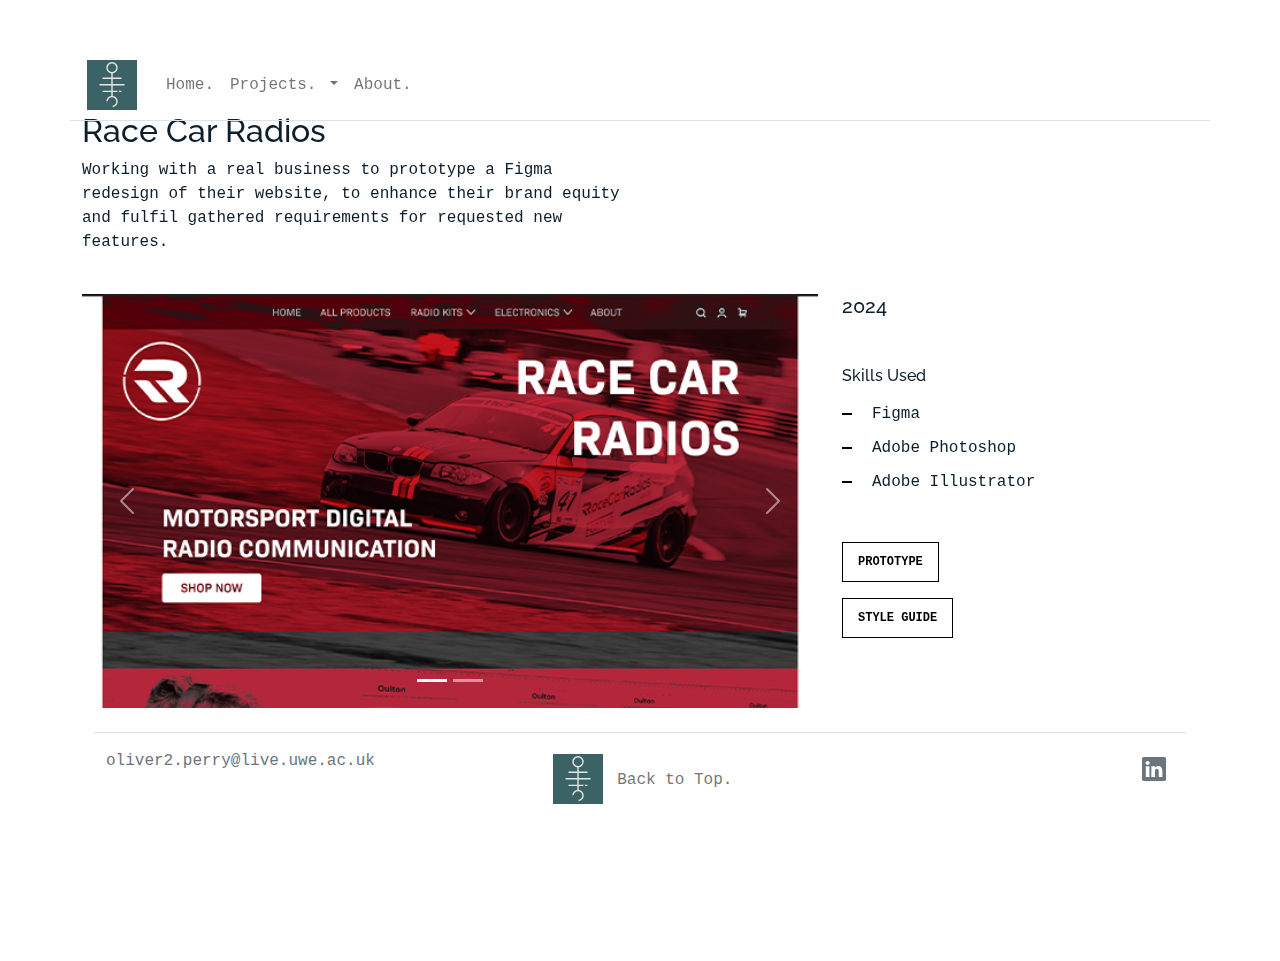
<file: racecarradios.html>
<!DOCTYPE html>
<html lang="en">

<head>
  <meta charset="utf-8">
  <meta content="width=device-width, initial-scale=1.0" name="viewport">

  <title>Race Car Radios</title>
  <meta content="" name="description">
  <meta content="" name="keywords">

  <!-- FavicoTns -->
  <link href="assets/img/favicon.png" rel="icon">
  <link href="assets/img/apple-touch-icon.png" rel="apple-touch-icon">

  <!-- Google Fonts -->
  <link href="https://fonts.googleapis.com/css?family=https://fonts.googleapis.com/css?family=Inconsolata:400,500,600,700|Raleway:400,400i,500,500i,600,600i,700,700i" rel="stylesheet">

  <!-- Vendor CSS Files -->
  <link href="assets/vendor/aos/aos.css" rel="stylesheet">
  <link href="assets/vendor/bootstrap/css/bootstrap.min.css" rel="stylesheet">
  <link href="assets/vendor/bootstrap-icons/bootstrap-icons.css" rel="stylesheet">
  <link href="assets/vendor/swiper/swiper-bundle.min.css" rel="stylesheet">

  <!-- Template Main CSS File -->
  <link href="assets/css/style.css" rel="stylesheet">

  <!-- =======================================================
  * Template Name: MyPortfolio
  * Updated: Mar 10 2023 with Bootstrap v5.2.3
  * Template URL: https://bootstrapmade.com/myportfolio-bootstrap-portfolio-website-template/
  * Author: BootstrapMade.com
  * License: https://bootstrapmade.com/license/
  ======================================================== -->
</head>

<body>

  <!-- ======= Navbar ======= -->
  <nav class="navbar navbar-light custom-navbar navbar-expand-lg fixed-top">
    <div class="container border-bottom">
      <a class="navbar-brand" href="index.html"><img id="logo" src="assets/img/about/Logo-01.svg" height="60" alt="Logo"></img></a>
      <button class="navbar-toggler" type="button" data-bs-toggle="collapse" data-bs-target="#navbarSupportedContent" aria-controls="navbarSupportedContent" aria-expanded="false" aria-label="Toggle navigation">
        <span class="navbar-toggler-icon"></span>
      </button>
      
      <div class="collapse navbar-collapse" id="navbarSupportedContent">
        <ul class="navbar-nav mr-auto">
          <li class="nav-item">
            <a class="nav-link" href="index.html">Home.</a>
          </li>
          <li class="nav-item dropdown">
            <a class="nav-link dropdown-toggle" href="#" id="navbarDropdownMenuLink" role="button" data-bs-toggle="dropdown" aria-expanded="false">
              Projects.
            </a>
            <ul class="dropdown-menu custom-navmenu" aria-labelledby="navbarDropdownMenuLink">
              <li><a class="dropdown-item" href="#">Race Car Radios</a></li>
              <li><a class="dropdown-item" href="compose.html">Compose</a></li>
              <li><a class="dropdown-item" href="pandorasbox.html">Pandora's Box</a></li>
              <li><a class="dropdown-item" href="cornucopia.html">Cornucopia</a></li>
              <li><a class="dropdown-item" href="chromamix.html">.CHROMA.MIX.</a></li>
              <li><a class="dropdown-item" href="platoscave.html">Plato's Cave</a></li>
              <li><a class="dropdown-item" href="ozymandias.html">Ozymandias</a></li>
              <li><a class="dropdown-item" href="worldexplorer.html">World Explorer!</a></li>
              <li><a class="dropdown-item" href="biketrac.html">Bike Trac.</a></li>
              <li><a class="dropdown-item" href="rebellion.html">Rebellion Scoff 'n' Scrub</a></li>
              <li><a class="dropdown-item" href="trafficlightslayer.html">TRAFFIC LIGHT SLAYER</a></li>
              <li><a class="dropdown-item" href="twistedtrailfestival.html">Twisted Trail Festival</a></li>
            </ul>
          </li>
          <li class="nav-item">
            <a class="nav-link" href="index.html#about-me">About.</a>
          </li>
        </ul>
      </div>
    </div>
  </nav>

  <main id="main">

    <section class="section">
      <div class="container">
        <div class="row mb-4 align-items-center">
          <div class="col-md-6" data-aos="fade-up">
            <h2>Race Car Radios</h2>
            <p>Working with a real business to prototype a Figma redesign of their website, to enhance their brand equity and fulfil gathered requirements for requested new features.</p>
          </div>
        </div>
      </div>

      <div class="site-section pb-0">
        <div class="container">
          <div class="row align-items-stretch">
            <div id="carouselExampleCaptions" class="carousel slide col-md-8" data-bs-ride="false" data-aos="fade-up">
              <div class="carousel-indicators">
                <button type="button" data-bs-target="#carouselExampleCaptions" data-bs-slide-to="0" class="active" aria-current="true" aria-label="Slide 1"></button>
                  <button type="button" data-bs-target="#carouselExampleCaptions" data-bs-slide-to="1" aria-label="Slide 0"></button>
                </div>
                <div class="carousel-inner">
                  <div class="carousel-item active">
                    <img src="assets/img/racecarradios/rcr_1.png" class="d-block w-100 img-fluid" alt="...">
                    <div class="carousel-caption d-none d-md-block">
                      <h5></h5>
                      <p></p>
                    </div>
                  </div>
                  <div class="carousel-item">
                    <img src="assets/img/racecarradios/rcr_2.png" class="d-block w-100 img-fluid" alt="...">
                    <div class="carousel-caption d-none d-md-block">
                      <h5></h5>
                      <p></p>
                    </div>
                  </div>
                </div>
                <button class="carousel-control-prev" type="button" data-bs-target="#carouselExampleCaptions" data-bs-slide="prev">
                  <span class="carousel-control-prev-icon" aria-hidden="true"></span>
                  <span class="visually-hidden">Previous</span>
                </button>
                <button class="carousel-control-next" type="button" data-bs-target="#carouselExampleCaptions" data-bs-slide="next">
                  <span class="carousel-control-next-icon" aria-hidden="true"></span>
                  <span class="visually-hidden">Next</span>
                </button>
            </div>
            <div class="col-md-3 ml-auto" data-aos="fade-up" data-aos-delay="100">
              <div class="sticky-content">
                <h3 class="h3">2024</h3>
                <!-- <p class="mb-4"><span class="text-muted">Design</span></p> -->

                <div class="mb-5">
                  <p></p>

                </div>

                <h4 class="h4 mb-3">Skills Used</h4>
                <ul class="list-unstyled list-line mb-5">
                  <li>Figma</li>
                  <li>Adobe Photoshop</li>
                  <li>Adobe Illustrator</li>
                </ul>

                <p><a target="_blank" href="https://www.figma.com/proto/c3o4FosJYlR9AbAMolGSb0/Race-Car-Radios?page-
                  id=609%3A1310&type=design&node-id=718-3724&viewport=-18451%2C-
                  957%2C0.79&t=MjZoMPqZmfDVSf9G-1&scaling=min-zoom&starting-point-node-
                  id=695%3A480&mode=design" class="readmore">Prototype</a></p>
                  <p><a target="_blank" href="https://www.figma.com/file/c3o4FosJYlR9AbAMolGSb0/Race-Car-Radios?type=design&node-
                    id=610%3A1311&mode=design&t=7DEiomAvDWLmwoSW-1" class="readmore">Style Guide</a></p>
              </div>

            </div>
          </div>
          <div class="container">
            <footer class="py-3 my-4 border-top">
              <div class="container">
                <div class="row">
                  <div class="col-12 col-md-4 mb-3 mb-md-0 text-muted text-center text-md-start">
                    <p>oliver2.perry@live.uwe.ac.uk</p>
                  </div>
            
                  <div class="col-12 col-md-4 mb-3 mb-md-0 text-center">
                    <a href="#" id="to-top"><img id="logo-footer" src="assets/img/about/Logo-01.svg" height="60" alt="Logo"> Back to Top.</a>
                  </div>
            
                  <div class="col-12 col-md-4 text-center text-md-end">
                    <ul class="nav justify-content-center justify-content-md-end">
                      <li class="nav-item">
                        <a target="_blank" href="https://www.linkedin.com/in/oliver-perry-451717294/" class="nav-link px-2 text-muted">
                          <svg xmlns="http://www.w3.org/2000/svg" width="24" height="24" fill="currentColor" class="bi bi-linkedin" viewBox="0 0 16 16">
                            <path d="M0 1.146C0 .513.526 0 1.175 0h13.65C15.474 0 16 .513 16 1.146v13.708c0 .633-.526 1.146-1.175 1.146H1.175C.526 16 0 15.487 0 14.854zm4.943 12.248V6.169H2.542v7.225zm-1.2-8.212c.837 0 1.358-.554 1.358-1.248-.015-.709-.52-1.248-1.342-1.248S2.4 3.226 2.4 3.934c0 .694.521 1.248 1.327 1.248zm4.908 8.212V9.359c0-.216.016-.432.08-.586.173-.431.568-.878 1.232-.878.869 0 1.216.662 1.216 1.634v3.865h2.401V9.25c0-2.22-1.184-3.252-2.764-3.252-1.274 0-1.845.7-2.165 1.193v.025h-.016l.016-.025V6.169h-2.4c.03.678 0 7.225 0 7.225z"/>
                          </svg>
                        </a>
                      </li>
                    </ul>
                  </div>
                </div>
              </div>
            </footer>
            
          </div>
    </section>

  </main><!-- End #main -->

  <!-- Vendor JS Files -->
  <script src="assets/vendor/aos/aos.js"></script>
  <script src="assets/vendor/bootstrap/js/bootstrap.bundle.min.js"></script>
  <script src="assets/vendor/isotope-layout/isotope.pkgd.min.js"></script>
  <script src="assets/vendor/swiper/swiper-bundle.min.js"></script>
  <script src="assets/vendor/php-email-form/validate.js"></script>

  <!-- Template Main JS File -->
  <script src="assets/js/main.js"></script>

</body>

</html>
</file>
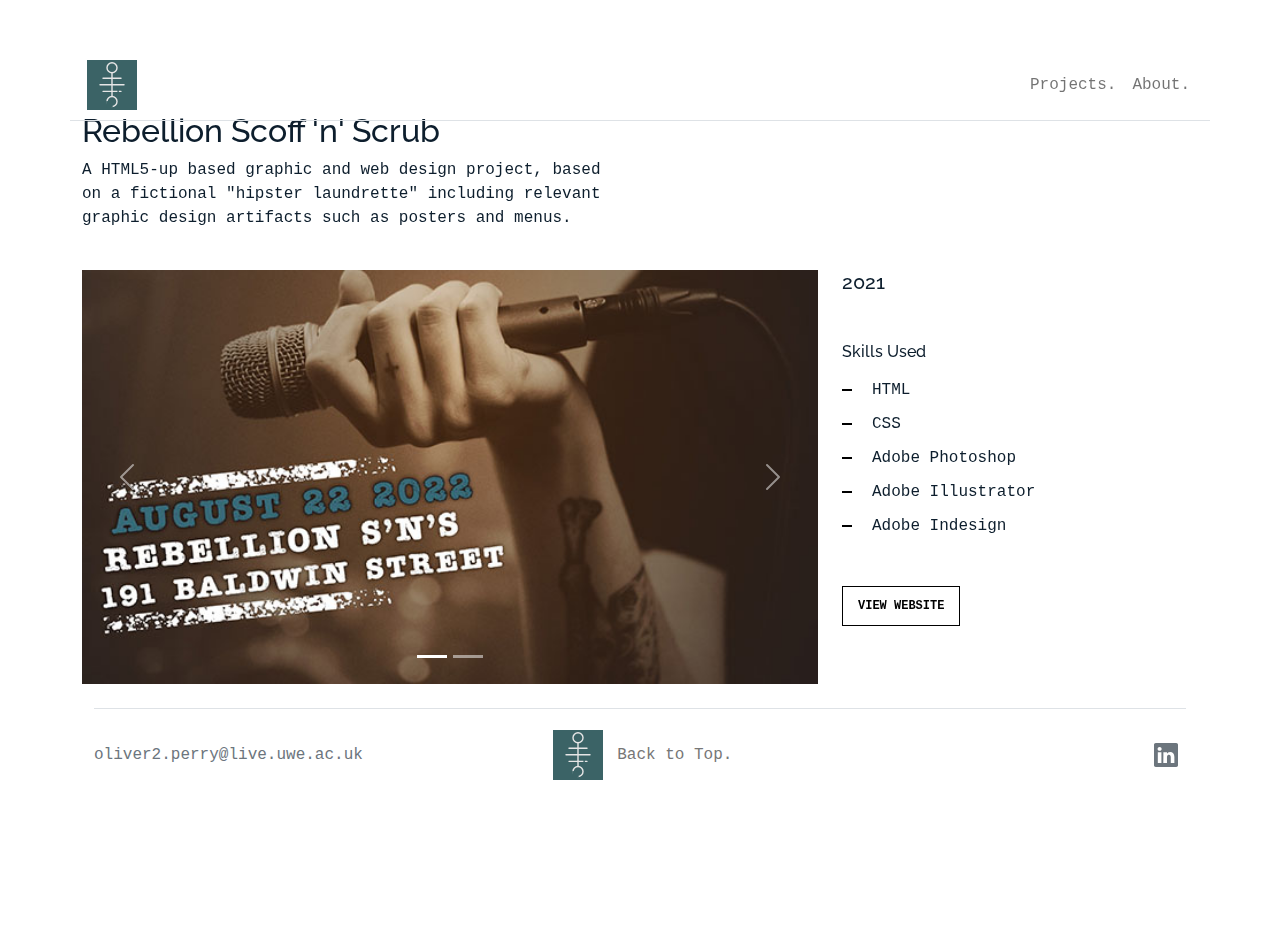
<file: rebellion.html>
<!DOCTYPE html>
<html lang="en">

<head>
  <meta charset="utf-8">
  <meta content="width=device-width, initial-scale=1.0" name="viewport">

  <title>Rebellion Scoff 'n' Scrub</title>
  <meta content="" name="description">
  <meta content="" name="keywords">

  <!-- FavicoTns -->
  <link href="assets/img/favicon.png" rel="icon">
  <link href="assets/img/apple-touch-icon.png" rel="apple-touch-icon">

  <!-- Google Fonts -->
  <link href="https://fonts.googleapis.com/css?family=https://fonts.googleapis.com/css?family=Inconsolata:400,500,600,700|Raleway:400,400i,500,500i,600,600i,700,700i" rel="stylesheet">

  <!-- Vendor CSS Files -->
  <link href="assets/vendor/aos/aos.css" rel="stylesheet">
  <link href="assets/vendor/bootstrap/css/bootstrap.min.css" rel="stylesheet">
  <link href="assets/vendor/bootstrap-icons/bootstrap-icons.css" rel="stylesheet">
  <link href="assets/vendor/swiper/swiper-bundle.min.css" rel="stylesheet">

  <!-- Template Main CSS File -->
  <link href="assets/css/style.css" rel="stylesheet">

  <!-- =======================================================
  * Template Name: MyPortfolio
  * Updated: Mar 10 2023 with Bootstrap v5.2.3
  * Template URL: https://bootstrapmade.com/myportfolio-bootstrap-portfolio-website-template/
  * Author: BootstrapMade.com
  * License: https://bootstrapmade.com/license/
  ======================================================== -->
</head>

<body>

  <!-- ======= Navbar ======= -->
  <nav class="navbar navbar-light custom-navbar navbar-expand-lg fixed-top">
    <div class="container border-bottom">
      <a class="navbar-brand" href="index.html"><img id="logo" src="assets/img/about/Logo-01.svg" height="60" alt="Logo"></img></a>
      <div id="navbarNav">
        <ul class="navbar-nav">
          <li class="nav-item active">
            <a class="nav-link" href="index.html">Projects.</a>
          </li>
          <li class="nav-item">
            <a class="nav-link" href="index.html#about-me">About.</a>
          </li>
        </ul>
      </div>
    </div>
  </nav>

  <main id="main">

    <section class="section">
      <div class="container">
        <div class="row mb-4 align-items-center">
          <div class="col-md-6" data-aos="fade-up">
            <h2>Rebellion Scoff 'n' Scrub</h2>
            <p>A HTML5-up based graphic and web design project, based on a fictional "hipster laundrette" including relevant graphic design artifacts such as posters and menus.</p>
          </div>
        </div>
      </div>

      <div class="site-section pb-0">
        <div class="container">
          <div class="row align-items-stretch">
            <div id="carouselExampleCaptions" class="carousel slide col-md-8" data-bs-ride="false" data-aos="fade-up">
              <div class="carousel-indicators">
                <button type="button" data-bs-target="#carouselExampleCaptions" data-bs-slide-to="0" class="active" aria-current="true" aria-label="Slide 1"></button>
                  <button type="button" data-bs-target="#carouselExampleCaptions" data-bs-slide-to="1" aria-label="Slide 0"></button>
                </div>
                <div class="carousel-inner">
                  <div class="carousel-item active">
                    <img src="assets/img/rebellion/rsns_1.jpg" class="d-block w-100 img-fluid" alt="...">
                    <div class="carousel-caption d-none d-md-block">
                      <h5></h5>
                      <p></p>
                    </div>
                  </div>
                  <div class="carousel-item">
                    <img src="assets/img/rebellion/rsns_2.jpg" class="d-block w-100 img-fluid" alt="...">
                    <div class="carousel-caption d-none d-md-block">
                      <h5></h5>
                      <p></p>
                    </div>
                  </div>
                </div>
                <button class="carousel-control-prev" type="button" data-bs-target="#carouselExampleCaptions" data-bs-slide="prev">
                  <span class="carousel-control-prev-icon" aria-hidden="true"></span>
                  <span class="visually-hidden">Previous</span>
                </button>
                <button class="carousel-control-next" type="button" data-bs-target="#carouselExampleCaptions" data-bs-slide="next">
                  <span class="carousel-control-next-icon" aria-hidden="true"></span>
                  <span class="visually-hidden">Next</span>
                </button>
            </div>
            <div class="col-md-3 ml-auto" data-aos="fade-up" data-aos-delay="100">
              <div class="sticky-content">
                <h3 class="h3">2021</h3>
                <!-- <p class="mb-4"><span class="text-muted">Design</span></p> -->

                <div class="mb-5">
                  <p></p>

                </div>

                <h4 class="h4 mb-3">Skills Used</h4>
                <ul class="list-unstyled list-line mb-5">
                  <li>HTML</li>
                  <li>CSS</li>
                  <li>Adobe Photoshop</li>
                  <li>Adobe Illustrator</li>
                  <li>Adobe Indesign</li>
                </ul>

                <p><a target="_blank" href="https://ollie-perry.github.io/sem2-assignment1/" class="readmore">View Website</a></p>
              </div>


            </div>
          </div>
          <div class="container">
            <footer class="d-flex flex-wrap justify-content-between align-items-center py-3 my-4 border-top">
              <p class="col-md-4 mb-0 text-muted">oliver2.perry@live.uwe.ac.uk</p>
          
              <a href="#" id="to-top"><img id="logo-footer" src="assets/img/about/Logo-01.svg" height="60" alt="Logo"> Back to Top.</a>
          
              <ul class="nav col-md-4 justify-content-end">
                <li class="nav-item"><a target="_blank" href="https://www.linkedin.com/in/oliver-perry-451717294/" class="nav-link px-2 text-muted"><svg xmlns="http://www.w3.org/2000/svg" width="24" height="24" fill="currentColor" class="bi bi-linkedin" viewBox="0 0 16 16">
                  <path d="M0 1.146C0 .513.526 0 1.175 0h13.65C15.474 0 16 .513 16 1.146v13.708c0 .633-.526 1.146-1.175 1.146H1.175C.526 16 0 15.487 0 14.854zm4.943 12.248V6.169H2.542v7.225zm-1.2-8.212c.837 0 1.358-.554 1.358-1.248-.015-.709-.52-1.248-1.342-1.248S2.4 3.226 2.4 3.934c0 .694.521 1.248 1.327 1.248zm4.908 8.212V9.359c0-.216.016-.432.08-.586.173-.431.568-.878 1.232-.878.869 0 1.216.662 1.216 1.634v3.865h2.401V9.25c0-2.22-1.184-3.252-2.764-3.252-1.274 0-1.845.7-2.165 1.193v.025h-.016l.016-.025V6.169h-2.4c.03.678 0 7.225 0 7.225z"/>
                </svg></a></li>
              </ul>
            </footer>
          </div>
    </section>

  </main><!-- End #main -->

  <!-- Vendor JS Files -->
  <script src="assets/vendor/aos/aos.js"></script>
  <script src="assets/vendor/bootstrap/js/bootstrap.bundle.min.js"></script>
  <script src="assets/vendor/isotope-layout/isotope.pkgd.min.js"></script>
  <script src="assets/vendor/swiper/swiper-bundle.min.js"></script>
  <script src="assets/vendor/php-email-form/validate.js"></script>

  <!-- Template Main JS File -->
  <script src="assets/js/main.js"></script>

</body>

</html>
</file>
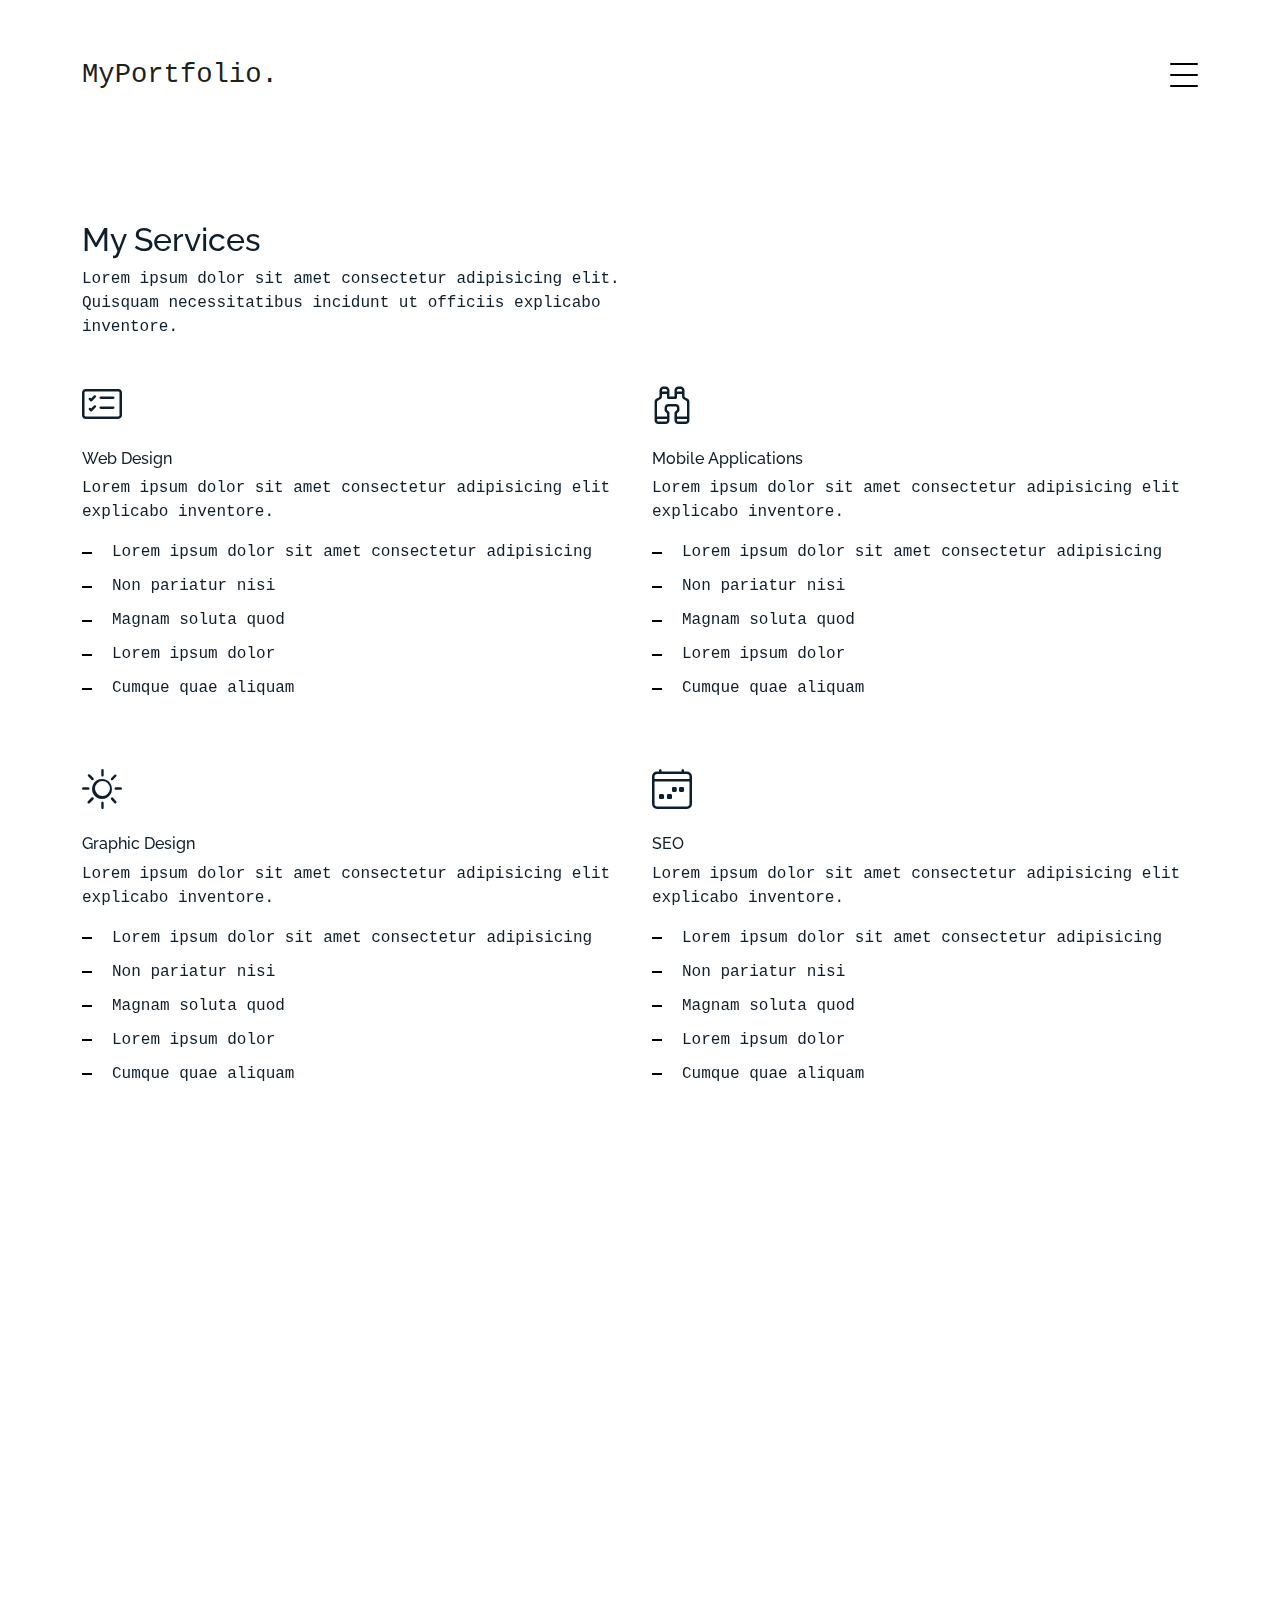
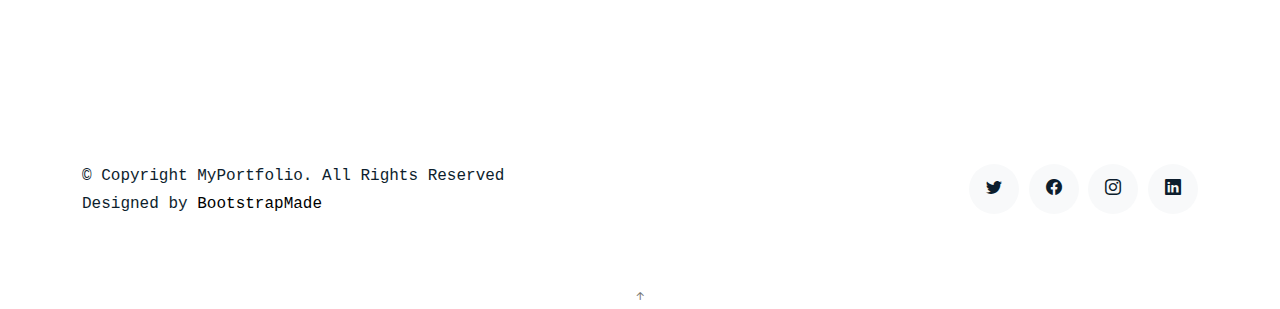
<file: services.html>
<!DOCTYPE html>
<html lang="en">

<head>
  <meta charset="utf-8">
  <meta content="width=device-width, initial-scale=1.0" name="viewport">

  <title>MyPortfolio Bootstrap Template - Services</title>
  <meta content="" name="description">
  <meta content="" name="keywords">

  <!-- Favicons -->
  <link href="assets/img/favicon.png" rel="icon">
  <link href="assets/img/apple-touch-icon.png" rel="apple-touch-icon">

  <!-- Google Fonts -->
  <link href="https://fonts.googleapis.com/css?family=https://fonts.googleapis.com/css?family=Inconsolata:400,500,600,700|Raleway:400,400i,500,500i,600,600i,700,700i" rel="stylesheet">

  <!-- Vendor CSS Files -->
  <link href="assets/vendor/aos/aos.css" rel="stylesheet">
  <link href="assets/vendor/bootstrap/css/bootstrap.min.css" rel="stylesheet">
  <link href="assets/vendor/bootstrap-icons/bootstrap-icons.css" rel="stylesheet">
  <link href="assets/vendor/swiper/swiper-bundle.min.css" rel="stylesheet">

  <!-- Template Main CSS File -->
  <link href="assets/css/style.css" rel="stylesheet">

  <!-- =======================================================
  * Template Name: MyPortfolio
  * Updated: Mar 10 2023 with Bootstrap v5.2.3
  * Template URL: https://bootstrapmade.com/myportfolio-bootstrap-portfolio-website-template/
  * Author: BootstrapMade.com
  * License: https://bootstrapmade.com/license/
  ======================================================== -->
</head>

<body>

  <!-- ======= Navbar ======= -->
  <div class="collapse navbar-collapse custom-navmenu" id="main-navbar">
    <div class="container py-2 py-md-5">
      <div class="row align-items-start">
        <div class="col-md-2">
          <ul class="custom-menu">
            <li><a href="index.html">Home</a></li>
            <li><a href="about.html">About Me</a></li>
            <li class="active"><a href="services.html">Services</a></li>
            <li><a href="works.html">Works</a></li>
            <li><a href="contact.html">Contact</a></li>
          </ul>
        </div>
        <div class="col-md-6 d-none d-md-block  mr-auto">
          <div class="tweet d-flex">
            <span class="bi bi-twitter text-white mt-2 mr-3"></span>
            <div>
              <p><em>Lorem ipsum dolor sit amet consectetur adipisicing elit. Quisquam necessitatibus incidunt ut officiis explicabo inventore. <br> <a href="#">t.co/v82jsk</a></em></p>
            </div>
          </div>
        </div>
        <div class="col-md-4 d-none d-md-block">
          <h3>Hire Me</h3>
          <p>Lorem ipsum dolor sit amet consectetur adipisicing elit. Quisquam necessitatibus incidunt ut officiisexplicabo inventore. <br> <a href="#">myemail@gmail.com</a></p>
        </div>
      </div>

    </div>
  </div>

  <nav class="navbar navbar-light custom-navbar">
    <div class="container">
      <a class="navbar-brand" href="index.html">MyPortfolio.</a>
      <a href="#" class="burger" data-bs-toggle="collapse" data-bs-target="#main-navbar">
        <span></span>
      </a>
    </div>
  </nav>

  <main id="main">

    <section class="section">
      <div class="container">
        <div class="row mb-4 align-items-center">
          <div class="col-md-6" data-aos="fade-up">

            <h2>My Services</h2>
            <p>Lorem ipsum dolor sit amet consectetur adipisicing elit. Quisquam necessitatibus incidunt ut officiis
              explicabo inventore.</p>

          </div>

        </div>
      </div>

      <div class="site-section pb-0 services">
        <div class="container">

          <div class="row">

            <div class="col-12 col-sm-6 col-md-6 col-lg-6 mb-5" data-aos="fade-up" data-aos-delay="">
              <i class="bi bi-card-checklist"></i>
              <h4 class="h4 mb-2">Web Design</h4>
              <p>Lorem ipsum dolor sit amet consectetur adipisicing elit explicabo inventore.</p>
              <ul class="list-unstyled list-line">
                <li>Lorem ipsum dolor sit amet consectetur adipisicing</li>
                <li>Non pariatur nisi</li>
                <li>Magnam soluta quod</li>
                <li>Lorem ipsum dolor</li>
                <li>Cumque quae aliquam</li>
              </ul>
            </div>
            <div class="col-12 col-sm-6 col-md-6 col-lg-6 mb-5" data-aos="fade-up" data-aos-delay="100">
              <i class="bi bi-binoculars"></i>
              <h4 class="h4 mb-2">Mobile Applications</h4>
              <p>Lorem ipsum dolor sit amet consectetur adipisicing elit explicabo inventore.</p>
              <ul class="list-unstyled list-line">
                <li>Lorem ipsum dolor sit amet consectetur adipisicing</li>
                <li>Non pariatur nisi</li>
                <li>Magnam soluta quod</li>
                <li>Lorem ipsum dolor</li>
                <li>Cumque quae aliquam</li>
              </ul>
            </div>
            <div class="col-12 col-sm-6 col-md-6 col-lg-6 mb-5" data-aos="fade-up" data-aos-delay="">
              <i class="bi bi-brightness-high"></i>
              <h4 class="h4 mb-2">Graphic Design</h4>
              <p>Lorem ipsum dolor sit amet consectetur adipisicing elit explicabo inventore.</p>
              <ul class="list-unstyled list-line">
                <li>Lorem ipsum dolor sit amet consectetur adipisicing</li>
                <li>Non pariatur nisi</li>
                <li>Magnam soluta quod</li>
                <li>Lorem ipsum dolor</li>
                <li>Cumque quae aliquam</li>
              </ul>
            </div>
            <div class="col-12 col-sm-6 col-md-6 col-lg-6 mb-5" data-aos="fade-up" data-aos-delay="100">
              <i class="bi bi-calendar4-week"></i>
              <h4 class="h4 mb-2">SEO</h4>
              <p>Lorem ipsum dolor sit amet consectetur adipisicing elit explicabo inventore.</p>
              <ul class="list-unstyled list-line">
                <li>Lorem ipsum dolor sit amet consectetur adipisicing</li>
                <li>Non pariatur nisi</li>
                <li>Magnam soluta quod</li>
                <li>Lorem ipsum dolor</li>
                <li>Cumque quae aliquam</li>
              </ul>
            </div>
          </div>
        </div>
      </div>
    </section>

    <!-- ======= Testimonials Section ======= -->
    <section class="section pt-0">
      <div class="container">

        <div class="testimonials-slider swiper" data-aos="fade-up" data-aos-delay="100">
          <div class="swiper-wrapper">

            <div class="swiper-slide">
              <div class="testimonial-wrap">
                <div class="testimonial">
                  <img src="assets/img/person_1.jpg" alt="Image" class="img-fluid">
                  <blockquote>
                    <p>Lorem ipsum dolor sit amet consectetur adipisicing elit. Quisquam necessitatibus incidunt ut officiis
                      explicabo inventore.</p>
                  </blockquote>
                  <p>&mdash; Jean Hicks</p>
                </div>
              </div>
            </div><!-- End testimonial item -->

            <div class="swiper-slide">
              <div class="testimonial-wrap">
                <div class="testimonial">
                  <img src="assets/img/person_2.jpg" alt="Image" class="img-fluid">
                  <blockquote>
                    <p>Lorem ipsum dolor sit amet consectetur adipisicing elit. Quisquam necessitatibus incidunt ut officiis
                      explicabo inventore.</p>
                  </blockquote>
                  <p>&mdash; Chris Stanworth</p>
                </div>
              </div>
            </div><!-- End testimonial item -->

          </div>
          <div class="swiper-pagination"></div>
        </div>

      </div>
    </section><!-- End Testimonials Section -->

  </main><!-- End #main -->

  <!-- ======= Footer ======= -->
  <footer class="footer" role="contentinfo">
    <div class="container">
      <div class="row">
        <div class="col-sm-6">
          <p class="mb-1">&copy; Copyright MyPortfolio. All Rights Reserved</p>
          <div class="credits">
            <!--
            All the links in the footer should remain intact.
            You can delete the links only if you purchased the pro version.
            Licensing information: https://bootstrapmade.com/license/
            Purchase the pro version with working PHP/AJAX contact form: https://bootstrapmade.com/buy/?theme=MyPortfolio
          -->
            Designed by <a href="https://bootstrapmade.com/">BootstrapMade</a>
          </div>
        </div>
        <div class="col-sm-6 social text-md-end">
          <a href="#"><span class="bi bi-twitter"></span></a>
          <a href="#"><span class="bi bi-facebook"></span></a>
          <a href="#"><span class="bi bi-instagram"></span></a>
          <a href="#"><span class="bi bi-linkedin"></span></a>
        </div>
      </div>
    </div>
  </footer>

  <a href="#" class="back-to-top d-flex align-items-center justify-content-center"><i class="bi bi-arrow-up-short"></i></a>

  <!-- Vendor JS Files -->
  <script src="assets/vendor/aos/aos.js"></script>
  <script src="assets/vendor/bootstrap/js/bootstrap.bundle.min.js"></script>
  <script src="assets/vendor/isotope-layout/isotope.pkgd.min.js"></script>
  <script src="assets/vendor/swiper/swiper-bundle.min.js"></script>
  <script src="assets/vendor/php-email-form/validate.js"></script>

  <!-- Template Main JS File -->
  <script src="assets/js/main.js"></script>

</body>

</html>
</file>
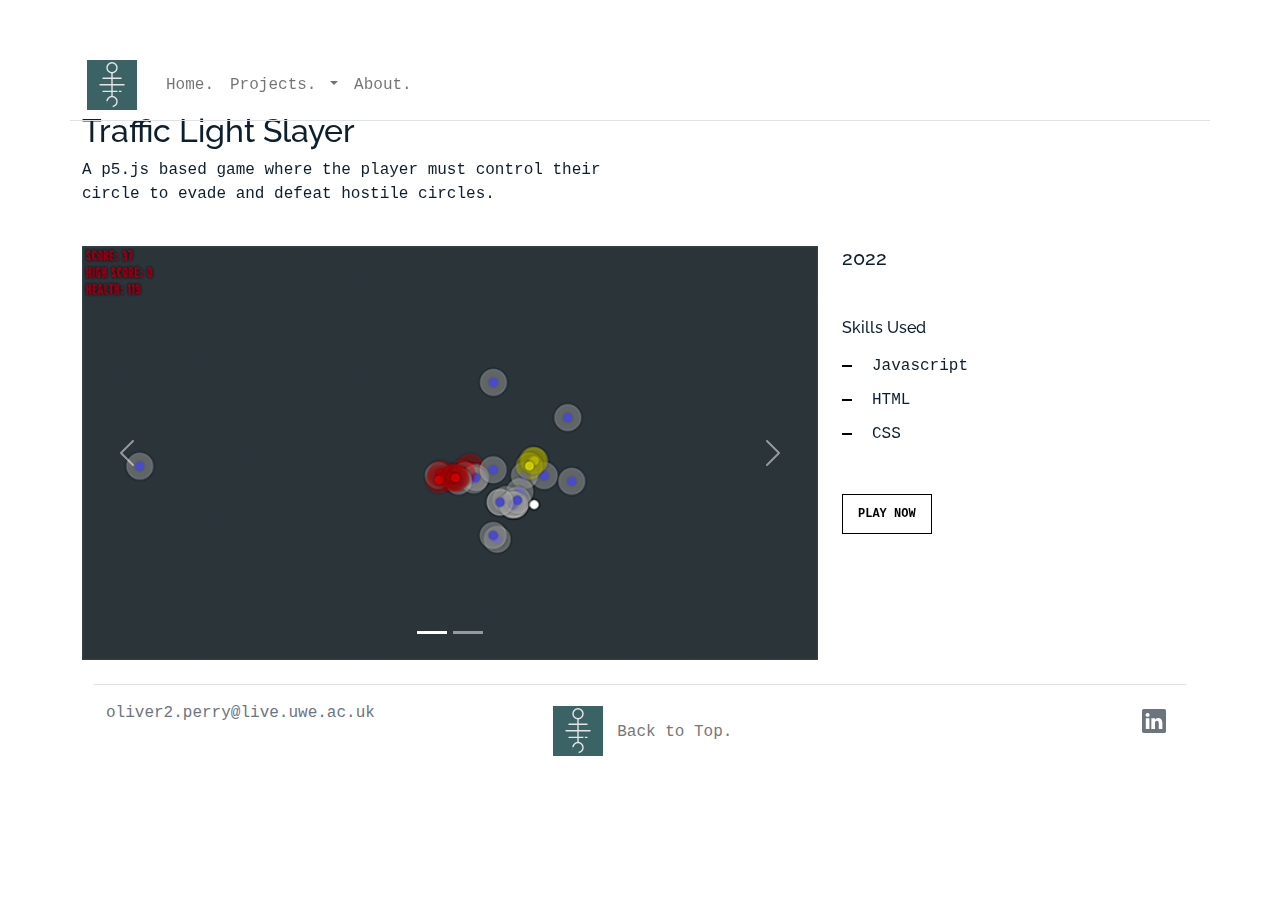
<file: trafficlightslayer.html>
<!DOCTYPE html>
<html lang="en">

<head>
  <meta charset="utf-8">
  <meta content="width=device-width, initial-scale=1.0" name="viewport">

  <title>Traffic Light Slayer</title>
  <meta content="" name="description">
  <meta content="" name="keywords">

  <!-- FavicoTns -->
  <link href="assets/img/favicon.png" rel="icon">
  <link href="assets/img/apple-touch-icon.png" rel="apple-touch-icon">

  <!-- Google Fonts -->
  <link href="https://fonts.googleapis.com/css?family=https://fonts.googleapis.com/css?family=Inconsolata:400,500,600,700|Raleway:400,400i,500,500i,600,600i,700,700i" rel="stylesheet">

  <!-- Vendor CSS Files -->
  <link href="assets/vendor/aos/aos.css" rel="stylesheet">
  <link href="assets/vendor/bootstrap/css/bootstrap.min.css" rel="stylesheet">
  <link href="assets/vendor/bootstrap-icons/bootstrap-icons.css" rel="stylesheet">
  <link href="assets/vendor/swiper/swiper-bundle.min.css" rel="stylesheet">

  <!-- Template Main CSS File -->
  <link href="assets/css/style.css" rel="stylesheet">

  <!-- =======================================================
  * Template Name: MyPortfolio
  * Updated: Mar 10 2023 with Bootstrap v5.2.3
  * Template URL: https://bootstrapmade.com/myportfolio-bootstrap-portfolio-website-template/
  * Author: BootstrapMade.com
  * License: https://bootstrapmade.com/license/
  ======================================================== -->
</head>

<body>

  <!-- ======= Navbar ======= -->
  <nav class="navbar navbar-light custom-navbar navbar-expand-lg fixed-top">
    <div class="container border-bottom">
      <a class="navbar-brand" href="index.html"><img id="logo" src="assets/img/about/Logo-01.svg" height="60" alt="Logo"></img></a>
      <button class="navbar-toggler" type="button" data-bs-toggle="collapse" data-bs-target="#navbarSupportedContent" aria-controls="navbarSupportedContent" aria-expanded="false" aria-label="Toggle navigation">
        <span class="navbar-toggler-icon"></span>
      </button>
      
      <div class="collapse navbar-collapse" id="navbarSupportedContent">
        <ul class="navbar-nav mr-auto">
          <li class="nav-item">
            <a class="nav-link" href="index.html">Home.</a>
          </li>
          <li class="nav-item dropdown">
            <a class="nav-link dropdown-toggle" href="#" id="navbarDropdownMenuLink" role="button" data-bs-toggle="dropdown" aria-expanded="false">
              Projects.
            </a>
            <ul class="dropdown-menu custom-navmenu" aria-labelledby="navbarDropdownMenuLink">
              <li><a class="dropdown-item" href="racecarradios.html">Race Car Radios</a></li>
              <li><a class="dropdown-item" href="compose.html">Compose</a></li>
              <li><a class="dropdown-item" href="pandorasbox.html">Pandora's Box</a></li>
              <li><a class="dropdown-item" href="cornucopia.html">Cornucopia</a></li>
              <li><a class="dropdown-item" href="chromamix.html">.CHROMA.MIX.</a></li>
              <li><a class="dropdown-item" href="platoscave.html">Plato's Cave</a></li>
              <li><a class="dropdown-item" href="ozymandias.html">Ozymandias</a></li>
              <li><a class="dropdown-item" href="worldexplorer.html">World Explorer!</a></li>
              <li><a class="dropdown-item" href="biketrac.html">Bike Trac.</a></li>
              <li><a class="dropdown-item" href="rebellion.html">Rebellion Scoff 'n' Scrub</a></li>
              <li><a class="dropdown-item" href="#">TRAFFIC LIGHT SLAYER</a></li>
              <li><a class="dropdown-item" href="twistedtrailfestival.html">Twisted Trail Festival</a></li>
            </ul>
          </li>
          <li class="nav-item">
            <a class="nav-link" href="index.html#about-me">About.</a>
          </li>
        </ul>
      </div>
    </div>
  </nav>

  <main id="main">

    <section class="section">
      <div class="container">
        <div class="row mb-4 align-items-center">
          <div class="col-md-6" data-aos="fade-up">
            <h2>Traffic Light Slayer</h2>
            <p>A p5.js based game where the player must control their circle to evade and defeat hostile circles.</p>
          </div>
        </div>
      </div>

      <div class="site-section pb-0">
        <div class="container">
          <div class="row align-items-stretch">
            <div id="carouselExampleCaptions" class="carousel slide col-md-8" data-bs-ride="false" data-aos="fade-up">
              <div class="carousel-indicators">
                <button type="button" data-bs-target="#carouselExampleCaptions" data-bs-slide-to="0" class="active" aria-current="true" aria-label="Slide 1"></button>
                  <button type="button" data-bs-target="#carouselExampleCaptions" data-bs-slide-to="1" aria-label="Slide 0"></button>
                </div>
                <div class="carousel-inner">
                  <div class="carousel-item active">
                    <img src="assets/img/traffic_slayer/tls_1.png" class="d-block w-100 img-fluid" alt="...">
                    <div class="carousel-caption d-none d-md-block">
                      <h5></h5>
                      <p></p>
                    </div>
                  </div>
                  <div class="carousel-item">
                    <img src="assets/img/traffic_slayer/tls_2.png" class="d-block w-100 img-fluid" alt="...">
                    <div class="carousel-caption d-none d-md-block">
                      <h5></h5>
                      <p></p>
                    </div>
                  </div>
                </div>
                <button class="carousel-control-prev" type="button" data-bs-target="#carouselExampleCaptions" data-bs-slide="prev">
                  <span class="carousel-control-prev-icon" aria-hidden="true"></span>
                  <span class="visually-hidden">Previous</span>
                </button>
                <button class="carousel-control-next" type="button" data-bs-target="#carouselExampleCaptions" data-bs-slide="next">
                  <span class="carousel-control-next-icon" aria-hidden="true"></span>
                  <span class="visually-hidden">Next</span>
                </button>
            </div>
            <div class="col-md-3 ml-auto" data-aos="fade-up" data-aos-delay="100">
              <div class="sticky-content">
                <h3 class="h3">2022</h3>
                <!-- <p class="mb-4"><span class="text-muted">Design</span></p> -->

                <div class="mb-5">
                  <p></p>

                </div>

                <h4 class="h4 mb-3">Skills Used</h4>
                <ul class="list-unstyled list-line mb-5">
                  <li>Javascript</li>
                  <li>HTML</li>
                  <li>CSS</li>
                </ul>

                <p><a target="_blank" href="https://oliverperry.panel.uwe.ac.uk/TRAFFIC_LIGHT_SLAYER/" class="readmore">Play Now</a></p>
              </div>


            </div>
          </div>
          <div class="container">
            <footer class="py-3 my-4 border-top">
              <div class="container">
                <div class="row">
                  <div class="col-12 col-md-4 mb-3 mb-md-0 text-muted text-center text-md-start">
                    <p>oliver2.perry@live.uwe.ac.uk</p>
                  </div>
            
                  <div class="col-12 col-md-4 mb-3 mb-md-0 text-center">
                    <a href="#" id="to-top"><img id="logo-footer" src="assets/img/about/Logo-01.svg" height="60" alt="Logo"> Back to Top.</a>
                  </div>
            
                  <div class="col-12 col-md-4 text-center text-md-end">
                    <ul class="nav justify-content-center justify-content-md-end">
                      <li class="nav-item">
                        <a target="_blank" href="https://www.linkedin.com/in/oliver-perry-451717294/" class="nav-link px-2 text-muted">
                          <svg xmlns="http://www.w3.org/2000/svg" width="24" height="24" fill="currentColor" class="bi bi-linkedin" viewBox="0 0 16 16">
                            <path d="M0 1.146C0 .513.526 0 1.175 0h13.65C15.474 0 16 .513 16 1.146v13.708c0 .633-.526 1.146-1.175 1.146H1.175C.526 16 0 15.487 0 14.854zm4.943 12.248V6.169H2.542v7.225zm-1.2-8.212c.837 0 1.358-.554 1.358-1.248-.015-.709-.52-1.248-1.342-1.248S2.4 3.226 2.4 3.934c0 .694.521 1.248 1.327 1.248zm4.908 8.212V9.359c0-.216.016-.432.08-.586.173-.431.568-.878 1.232-.878.869 0 1.216.662 1.216 1.634v3.865h2.401V9.25c0-2.22-1.184-3.252-2.764-3.252-1.274 0-1.845.7-2.165 1.193v.025h-.016l.016-.025V6.169h-2.4c.03.678 0 7.225 0 7.225z"/>
                          </svg>
                        </a>
                      </li>
                    </ul>
                  </div>
                </div>
              </div>
            </footer>
            
          </div>
    </section>

  </main><!-- End #main -->

  <!-- Vendor JS Files -->
  <script src="assets/vendor/aos/aos.js"></script>
  <script src="assets/vendor/bootstrap/js/bootstrap.bundle.min.js"></script>
  <script src="assets/vendor/isotope-layout/isotope.pkgd.min.js"></script>
  <script src="assets/vendor/swiper/swiper-bundle.min.js"></script>
  <script src="assets/vendor/php-email-form/validate.js"></script>

  <!-- Template Main JS File -->
  <script src="assets/js/main.js"></script>

</body>

</html>
</file>
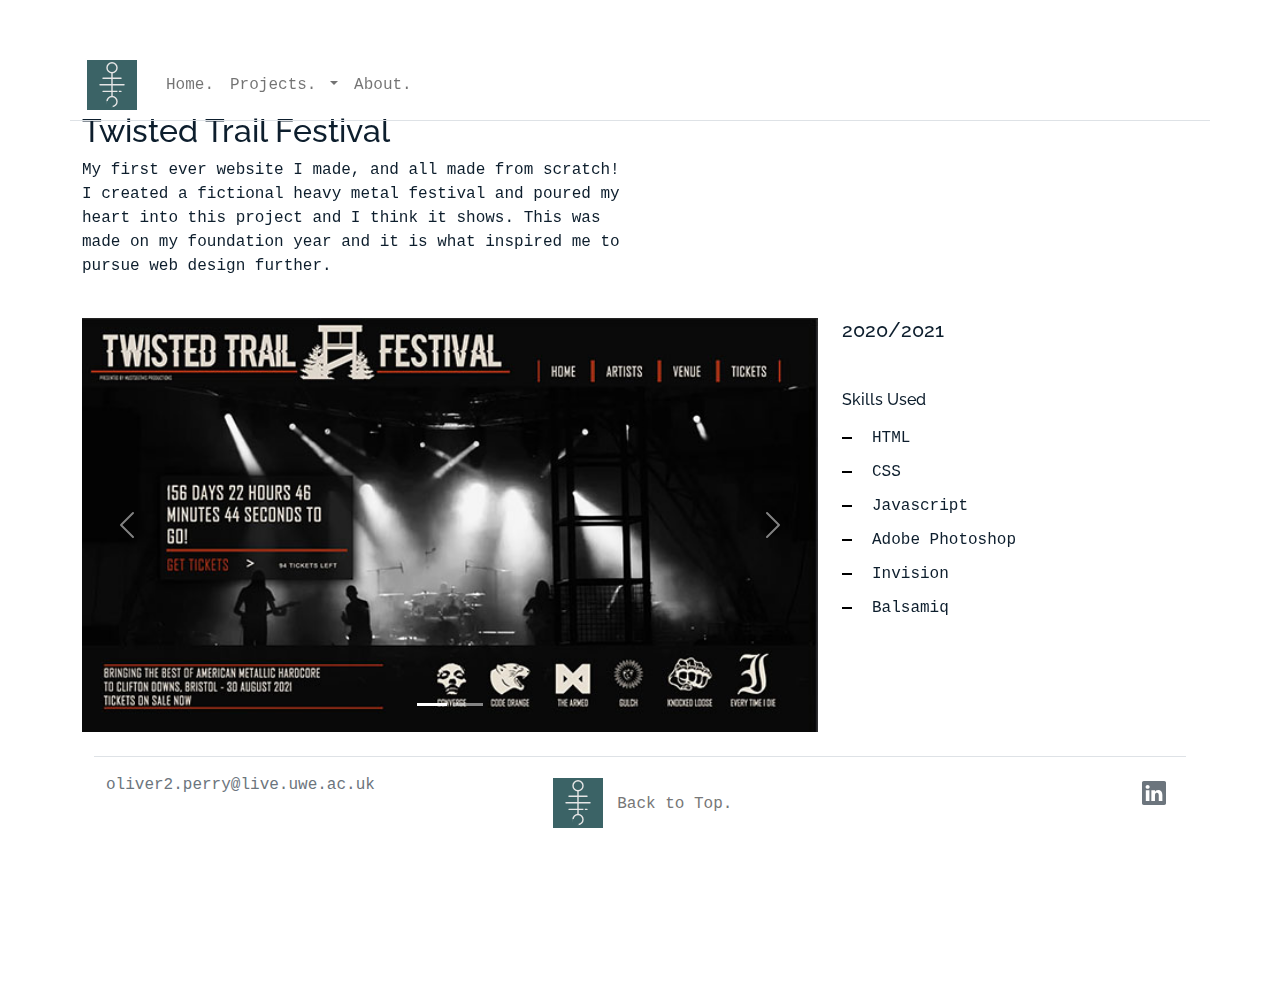
<file: twistedtrailfestival.html>
<!DOCTYPE html>
<html lang="en">

<head>
  <meta charset="utf-8">
  <meta content="width=device-width, initial-scale=1.0" name="viewport">

  <title>Twisted Trail Festival</title>
  <meta content="" name="description">
  <meta content="" name="keywords">

  <!-- FavicoTns -->
  <link href="assets/img/favicon.png" rel="icon">
  <link href="assets/img/apple-touch-icon.png" rel="apple-touch-icon">

  <!-- Google Fonts -->
  <link href="https://fonts.googleapis.com/css?family=https://fonts.googleapis.com/css?family=Inconsolata:400,500,600,700|Raleway:400,400i,500,500i,600,600i,700,700i" rel="stylesheet">

  <!-- Vendor CSS Files -->
  <link href="assets/vendor/aos/aos.css" rel="stylesheet">
  <link href="assets/vendor/bootstrap/css/bootstrap.min.css" rel="stylesheet">
  <link href="assets/vendor/bootstrap-icons/bootstrap-icons.css" rel="stylesheet">
  <link href="assets/vendor/swiper/swiper-bundle.min.css" rel="stylesheet">

  <!-- Template Main CSS File -->
  <link href="assets/css/style.css" rel="stylesheet">

  <!-- =======================================================
  * Template Name: MyPortfolio
  * Updated: Mar 10 2023 with Bootstrap v5.2.3
  * Template URL: https://bootstrapmade.com/myportfolio-bootstrap-portfolio-website-template/
  * Author: BootstrapMade.com
  * License: https://bootstrapmade.com/license/
  ======================================================== -->
</head>

<body>

  <!-- ======= Navbar ======= -->
  <nav class="navbar navbar-light custom-navbar navbar-expand-lg fixed-top">
    <div class="container border-bottom">
      <a class="navbar-brand" href="index.html"><img id="logo" src="assets/img/about/Logo-01.svg" height="60" alt="Logo"></img></a>
      <button class="navbar-toggler" type="button" data-bs-toggle="collapse" data-bs-target="#navbarSupportedContent" aria-controls="navbarSupportedContent" aria-expanded="false" aria-label="Toggle navigation">
        <span class="navbar-toggler-icon"></span>
      </button>
      
      <div class="collapse navbar-collapse" id="navbarSupportedContent">
        <ul class="navbar-nav mr-auto">
          <li class="nav-item active">
            <a class="nav-link" href="index.html">Home.</a>
          </li>
          <li class="nav-item dropdown">
            <a class="nav-link dropdown-toggle" href="#" id="navbarDropdownMenuLink" role="button" data-bs-toggle="dropdown" aria-expanded="false">
              Projects.
            </a>
            <ul class="dropdown-menu custom-navmenu" aria-labelledby="navbarDropdownMenuLink">
              <li><a class="dropdown-item" href="pandorasbox.html">Pandora's Box</a></li>
              <li><a class="dropdown-item" href="cornucopia.html">Cornucopia</a></li>
              <li><a class="dropdown-item" href="chromamix.html">.CHROMA.MIX.</a></li>
              <li><a class="dropdown-item" href="platoscave.html">Plato's Cave</a></li>
              <li><a class="dropdown-item" href="ozymandias.html">Ozymandias</a></li>
              <li><a class="dropdown-item" href="worldexplorer.html">World Explorer!</a></li>
              <li><a class="dropdown-item" href="biketrac.html">Bike Trac.</a></li>
              <li><a class="dropdown-item" href="rebellion.html">Rebellion Scoff 'n' Scrub</a></li>
              <li><a class="dropdown-item" href="#">TRAFFIC LIGHT SLAYER</a></li>
              <li><a class="dropdown-item" href="twistedtrailfestival.html">Twisted Trail Festival</a></li>
            </ul>
          </li>
          <li class="nav-item">
            <a class="nav-link" href="index.html#about-me">About.</a>
          </li>
        </ul>
      </div>
    </div>
  </nav>

  <main id="main">

    <section class="section">
      <div class="container">
        <div class="row mb-4 align-items-center">
          <div class="col-md-6" data-aos="fade-up">
            <h2>Twisted Trail Festival</h2>
            <p>My first ever website I made, and all made from scratch! I created a fictional heavy metal festival and poured my heart into this project and I think it shows. This was made on my foundation year and it is what inspired me to pursue web design further. </p>
          </div>
        </div>
      </div>

      <div class="site-section pb-0">
        <div class="container">
          <div class="row align-items-stretch">
            <div id="carouselExampleCaptions" class="carousel slide col-md-8" data-bs-ride="false" data-aos="fade-up">
              <div class="carousel-indicators">
                <button type="button" data-bs-target="#carouselExampleCaptions" data-bs-slide-to="0" class="active" aria-current="true" aria-label="Slide 1"></button>
                  <button type="button" data-bs-target="#carouselExampleCaptions" data-bs-slide-to="1" aria-label="Slide 0"></button>
                </div>
                <div class="carousel-inner">
                  <div class="carousel-item active">
                    <img src="assets/img/twisted_trail/ttf_1.jpg" class="d-block w-100 img-fluid" alt="...">
                    <div class="carousel-caption d-none d-md-block">
                      <h5></h5>
                      <p></p>
                    </div>
                  </div>
                  <div class="carousel-item">
                    <img src="assets/img/twisted_trail/ttf_2.jpg" class="d-block w-100 img-fluid" alt="...">
                    <div class="carousel-caption d-none d-md-block">
                      <h5></h5>
                      <p></p>
                    </div>
                  </div>
                </div>
                <button class="carousel-control-prev" type="button" data-bs-target="#carouselExampleCaptions" data-bs-slide="prev">
                  <span class="carousel-control-prev-icon" aria-hidden="true"></span>
                  <span class="visually-hidden">Previous</span>
                </button>
                <button class="carousel-control-next" type="button" data-bs-target="#carouselExampleCaptions" data-bs-slide="next">
                  <span class="carousel-control-next-icon" aria-hidden="true"></span>
                  <span class="visually-hidden">Next</span>
                </button>
            </div>
            <div class="col-md-3 ml-auto" data-aos="fade-up" data-aos-delay="100">
              <div class="sticky-content">
                <h3 class="h3">2020/2021</h3>
                <!-- <p class="mb-4"><span class="text-muted">Design</span></p> -->

                <div class="mb-5">
                  <p></p>

                </div>

                <h4 class="h4 mb-3">Skills Used</h4>
                <ul class="list-unstyled list-line mb-5">
                  <li>HTML</li>
                  <li>CSS</li>
                  <li>Javascript</li>
                  <li>Adobe Photoshop</li>
                  <li>Invision</li>
                  <li>Balsamiq</li>
                </ul>

                <!-- <p><a target="_blank" href="https://ollie-perry.github.io/gwds-sem2-assignment2/" class="readmore">View Website</a></p> -->
              </div>


            </div>
          </div>
          <div class="container">
            <footer class="py-3 my-4 border-top">
              <div class="container">
                <div class="row">
                  <div class="col-12 col-md-4 mb-3 mb-md-0 text-muted text-center text-md-start">
                    <p>oliver2.perry@live.uwe.ac.uk</p>
                  </div>
            
                  <div class="col-12 col-md-4 mb-3 mb-md-0 text-center">
                    <a href="#" id="to-top"><img id="logo-footer" src="assets/img/about/Logo-01.svg" height="60" alt="Logo"> Back to Top.</a>
                  </div>
            
                  <div class="col-12 col-md-4 text-center text-md-end">
                    <ul class="nav justify-content-center justify-content-md-end">
                      <li class="nav-item">
                        <a target="_blank" href="https://www.linkedin.com/in/oliver-perry-451717294/" class="nav-link px-2 text-muted">
                          <svg xmlns="http://www.w3.org/2000/svg" width="24" height="24" fill="currentColor" class="bi bi-linkedin" viewBox="0 0 16 16">
                            <path d="M0 1.146C0 .513.526 0 1.175 0h13.65C15.474 0 16 .513 16 1.146v13.708c0 .633-.526 1.146-1.175 1.146H1.175C.526 16 0 15.487 0 14.854zm4.943 12.248V6.169H2.542v7.225zm-1.2-8.212c.837 0 1.358-.554 1.358-1.248-.015-.709-.52-1.248-1.342-1.248S2.4 3.226 2.4 3.934c0 .694.521 1.248 1.327 1.248zm4.908 8.212V9.359c0-.216.016-.432.08-.586.173-.431.568-.878 1.232-.878.869 0 1.216.662 1.216 1.634v3.865h2.401V9.25c0-2.22-1.184-3.252-2.764-3.252-1.274 0-1.845.7-2.165 1.193v.025h-.016l.016-.025V6.169h-2.4c.03.678 0 7.225 0 7.225z"/>
                          </svg>
                        </a>
                      </li>
                    </ul>
                  </div>
                </div>
              </div>
            </footer>
            
          </div>
    </section>

  </main><!-- End #main -->

  <!-- Vendor JS Files -->
  <script src="assets/vendor/aos/aos.js"></script>
  <script src="assets/vendor/bootstrap/js/bootstrap.bundle.min.js"></script>
  <script src="assets/vendor/isotope-layout/isotope.pkgd.min.js"></script>
  <script src="assets/vendor/swiper/swiper-bundle.min.js"></script>
  <script src="assets/vendor/php-email-form/validate.js"></script>

  <!-- Template Main JS File -->
  <script src="assets/js/main.js"></script>

</body>

</html>
</file>
<file: assets/css/style.css>
/**
* Template Name: MyPortfolio
* Updated: Mar 10 2023 with Bootstrap v5.2.3
* Template URL: https://bootstrapmade.com/myportfolio-bootstrap-portfolio-website-template/
* Author: BootstrapMade.com
* License: https://bootstrapmade.com/license/
*/

/*--------------------------------------------------------------
# General
--------------------------------------------------------------*/
body {
  font-family: "Inconsolata", monospace;
  color: #0d1e2d;
}

a {
  color: #777;
  text-decoration: none;
}

a:hover {
  color: #000;
}

h1,
h2,
h3,
h4,
h5,
h6,
.font-heading {
  font-family: "Raleway", sans-serif;
}

.section {
  padding: 7rem 0;
}

.filters a {
  text-decoration: none;
  color: #000;
  display: inline-block;
  padding-left: 10px;
  padding-right: 10px;
  position: relative;
}

.filters a:hover,
.filters a:focus,
.filters a:active {
  text-decoration: none;
}

.filters a:hover:before {
  content: "";
  position: absolute;
  left: 10px;
  right: 10px;
  bottom: 0;
  height: 1px;
  background-color: #000;
}

.filters a.active {
  color: #000;
}

.filters a.active:before {
  content: "";
  position: absolute;
  left: 10px;
  right: 10px;
  bottom: 0;
  height: 1px;
  background-color: #000;
}

.item {
  border: none;
  margin-bottom: 30px;
}

.item .item-wrap {
  display: block;
  position: relative;
  overflow: hidden;
}

.item .item-wrap:after {
  z-index: 2;
  position: absolute;
  content: "";
  top: 0;
  left: 0;
  right: 0;
  bottom: 0;
  background: rgba(0, 0, 0, 0.4);
  visibility: hidden;
  opacity: 0;
  transition: 0.3s all ease-in-out;
}

.item .item-wrap img {
  transition: 0.3s transform ease;
  transform: scale(1);
}

.item .item-wrap>.work-info {
  position: absolute;
  top: 50%;
  width: 100%;
  text-align: center;
  z-index: 3;
  transform: translateY(-50%);
  color: #fff;
  opacity: 0;
  visibility: hidden;
  margin-top: 20px;
  transition: 0.3s all ease;
}

.item .item-wrap>.work-info h3 {
  font-size: 20px;
  margin-bottom: 0;
}

.item .item-wrap>.work-info span {
  font-size: 14px;
  text-transform: uppercase;
  letter-spacing: 0.2rem;
}

.item .item-wrap:hover {
  text-decoration: none;
}

.item .item-wrap:hover img {
  transform: scale(1.05);
}

.item .item-wrap:hover:after {
  opacity: 1;
  visibility: visible;
}

.item .item-wrap:hover .work-info {
  margin-top: 0px;
  opacity: 1;
  visibility: visible;
}

.testimonial-wrap {
  padding: 50px 50px 80px 50px;
  background: #eceff2;
}

.testimonial-wrap .testimonial {
  text-align: center;
  max-width: 500px;
  margin: 0 auto;
}

.testimonial-wrap .testimonial img {
  border-radius: 50%;
  width: 120px;
  margin: 0 auto 30px auto;
}

.testimonial-wrap .testimonial blockquote p {
  font-size: 20px;
}

.h3 {
  font-size: 20px;
}

.h4 {
  font-size: 16px;
}

.heading {
  font-size: 28px;
}

.readmore {
  display: inline-block;
  border: 1px solid #000;
  padding: 10px 15px;
  font-size: 12px;
  text-transform: uppercase;
  color: #000;
  transition: 0.2s all ease;
  font-weight: 700;
}

.readmore:active,
.readmore:focus,
.readmore:hover {
  outline: none;
}

.readmore:hover {
  color: #fff;
  text-decoration: none;
  background: #000;
}

.testimonials-slider .swiper-pagination {
  margin-top: -60px;
  position: relative;
}

.testimonials-slider .swiper-pagination .swiper-pagination-bullet {
  width: 12px;
  height: 12px;
  background-color: rgba(13, 30, 45, 0.3);
  opacity: 1;
}

.testimonials-slider .swiper-pagination .swiper-pagination-bullet-active {
  background-color: rgba(13, 30, 45, 0.6);
}

.sticky-content {
  position: sticky;
  position: -webkit-sticky;
  top: 0;
  /* required */
}

.list-line li {
  margin-bottom: 10px;
  position: relative;
  padding-left: 30px;
}

.list-line li:before {
  content: "";
  position: absolute;
  left: 0;
  top: 0.7rem;
  width: 10px;
  height: 2px;
  background: #000;
}

.form-control {
  border-radius: 0;
  background: #f8f9fa;
  border: 1px solid transparent;
  padding-top: 10px !important;
  padding-bottom: 10px !important;
}

.form-control:active,
.form-control:focus {
  background: #eff1f4;
  outline: none;
  box-shadow: none;
  border: 1px solid transparent;
}

.custom-progress {
  height: 7px;
  border-radius: 0;
}

.custom-progress .progress-bar {
  background: #000;
}

/* Services */
.services i {
  font-size: 40px;
}

.services h4 {
  padding-top: 10px;
}

/* Contact Form */
.php-email-form .error-message {
  display: none;
  color: #fff;
  background: #ed3c0d;
  text-align: left;
  padding: 15px;
  font-weight: 600;
}

.php-email-form .error-message br+br {
  margin-top: 25px;
}

.php-email-form .sent-message {
  display: none;
  color: #fff;
  background: #18d26e;
  text-align: center;
  padding: 15px;
  font-weight: 600;
}

.php-email-form .loading {
  display: none;
  background: #fff;
  text-align: center;
  padding: 15px;
}

.php-email-form .loading:before {
  content: "";
  display: inline-block;
  border-radius: 50%;
  width: 24px;
  height: 24px;
  margin: 0 10px -6px 0;
  border: 3px solid #18d26e;
  border-top-color: #eee;
  animation: animate-loading 1s linear infinite;
}

@keyframes animate-loading {
  0% {
    transform: rotate(0deg);
  }

  100% {
    transform: rotate(360deg);
  }
}

/*--------------------------------------------------------------
# Header
--------------------------------------------------------------*/
/* Custom Navmenu */
.custom-navmenu {
  background: #0d1e2d;
}

.custom-navmenu .custom-menu,
.custom-navmenu .custom-menu li {
  padding: 0;
  margin: 0;
  list-style: none;
}

.custom-navmenu .custom-menu li {
  margin-bottom: 0;
  font-size: 20px;
}

.custom-navmenu .custom-menu li a {
  color: #fff;
  padding: 10px 0 !important;
}

.custom-navmenu .custom-menu li a:hover {
  text-decoration: none;
}

.custom-navmenu .custom-menu li.active a {
  text-decoration: underline;
}

.custom-navmenu h3 {
  font-size: 20px;
  color: #fff;
}

.custom-navmenu p {
  color: rgba(255, 255, 255, 0.6);
}

.custom-navmenu a {
  color: rgba(255, 255, 255, 0.7);
}

.custom-navmenu a:hover {
  color: #fff;
}

/* Custom Navbar */
.custom-navbar {
  padding-top: 50px;
  width: 100%;
}

@media (max-width: 780px) {
  .custom-navbar>.container {
    padding-right: 0;
    padding-left: 0;
  }
}

.custom-navbar .navbar-brand {
  font-size: 1.7rem;
}

/* Burger */
.burger {
  width: 28px;
  height: 32px;
  cursor: pointer;
  position: relative;
}

.burger:before,
.burger span,
.burger:after {
  width: 100%;
  height: 2px;
  display: block;
  background: #000;
  border-radius: 2px;
  position: absolute;
  opacity: 1;
}

.burger:before,
.burger:after {
  transition: top 0.35s cubic-bezier(0.23, 1, 0.32, 1), transform 0.35s cubic-bezier(0.23, 1, 0.32, 1), opacity 0.35s cubic-bezier(0.23, 1, 0.32, 1), background-color 1.15s cubic-bezier(0.86, 0, 0.07, 1);
  -webkit-transition: top 0.35s cubic-bezier(0.23, 1, 0.32, 1), -webkit-transform 0.35s cubic-bezier(0.23, 1, 0.32, 1), opacity 0.35s cubic-bezier(0.23, 1, 0.32, 1), background-color 1.15s cubic-bezier(0.86, 0, 0.07, 1);
  content: "";
}

.burger:before {
  top: 4px;
}

.burger span {
  top: 15px;
}

.burger:after {
  top: 26px;
}

/* Hover */
.burger:hover:before {
  top: 7px;
}

.burger:hover:after {
  top: 23px;
}

/* Click */
.burger.active span {
  opacity: 0;
}

.burger.active:before,
.burger.active:after {
  top: 40%;
}

.burger.active:before {
  transform: rotate(45deg);
}

.burger.active:after {
  transform: rotate(-45deg);
}

.burger:focus {
  outline: none;
}

/*--------------------------------------------------------------
# Footer
--------------------------------------------------------------*/
.footer {
  padding: 0 0 4rem 0;
}

.footer a {
  color: #000;
}

.social a {
  display: inline-block;
  width: 50px;
  height: 50px;
  border-radius: 50%;
  background: #f8f9fa;
  position: relative;
  text-align: center;
  color: #0d1e2d;
}

.social a span {
  display: inline-block;
  left: 50%;
  position: absolute;
  top: 50%;
  transform: translate(-50%, -50%);
}

.social a:hover {
  color: #000;
}
</file>
